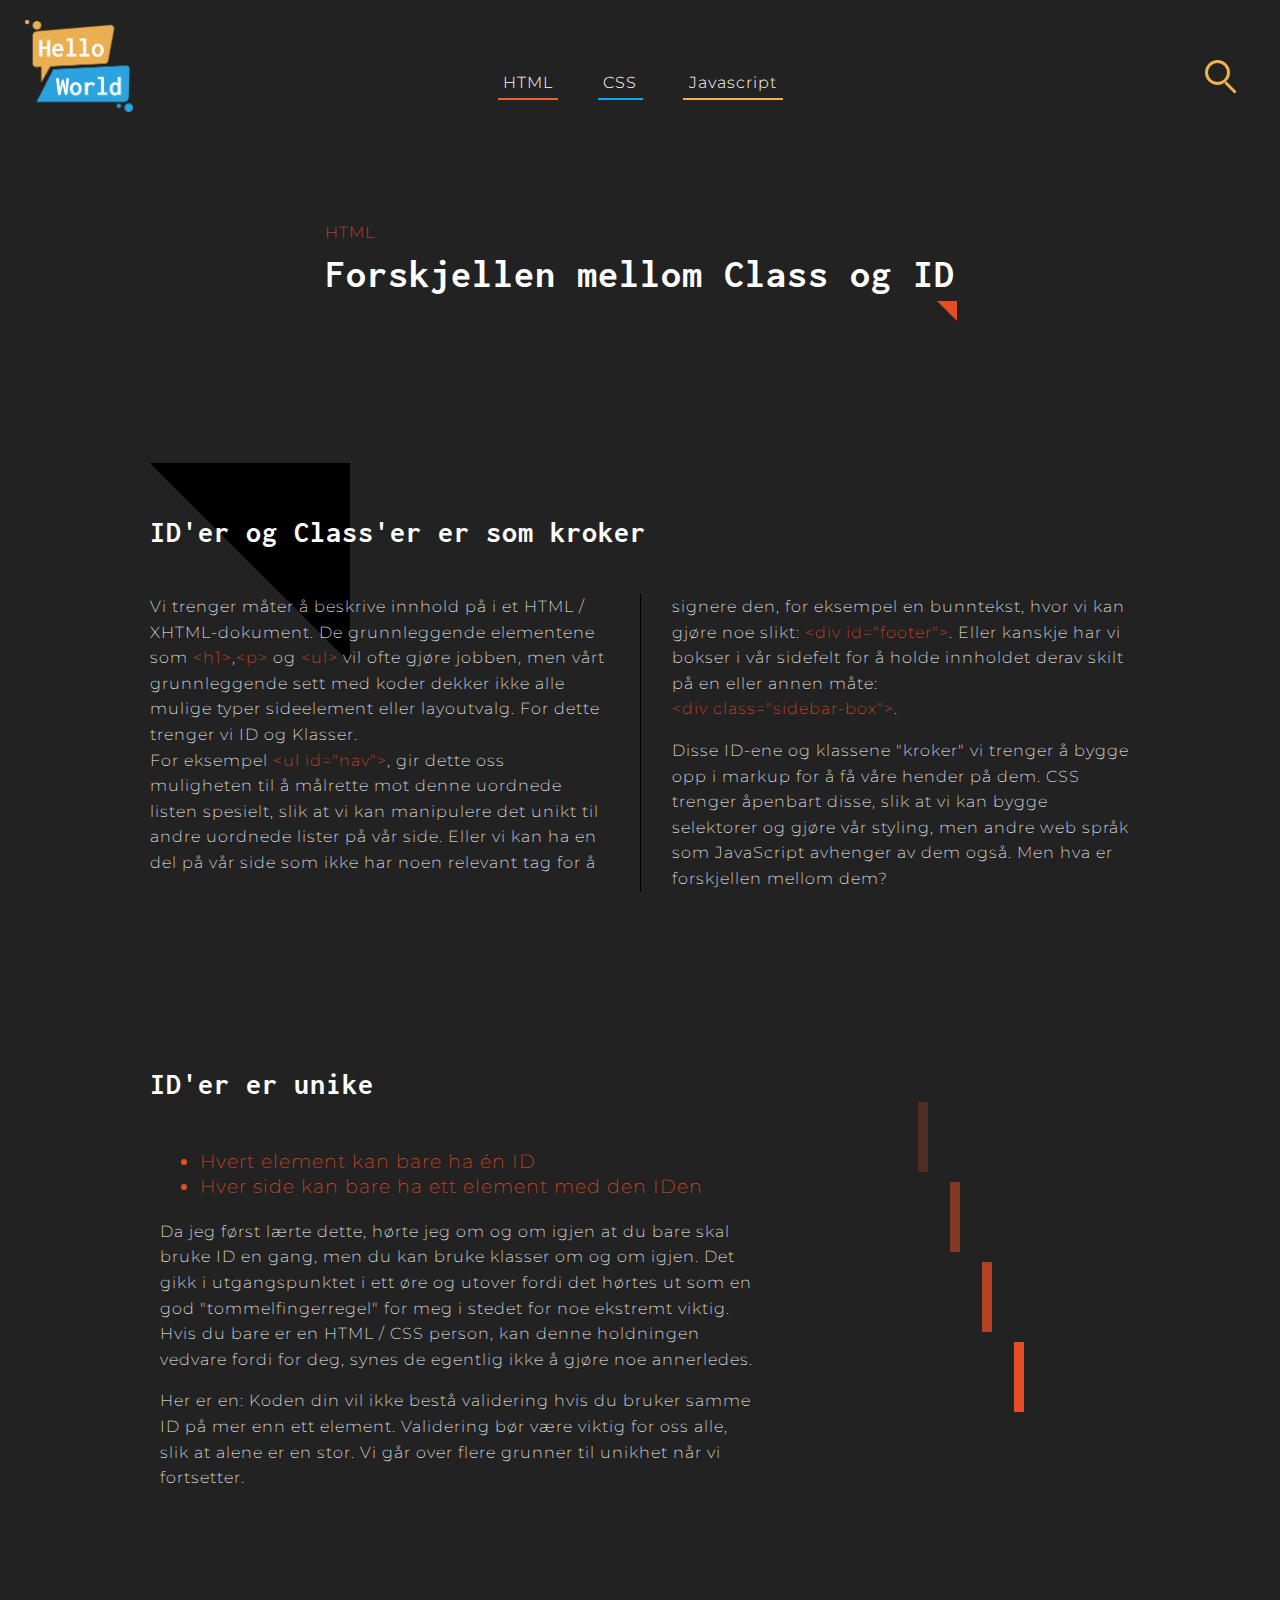
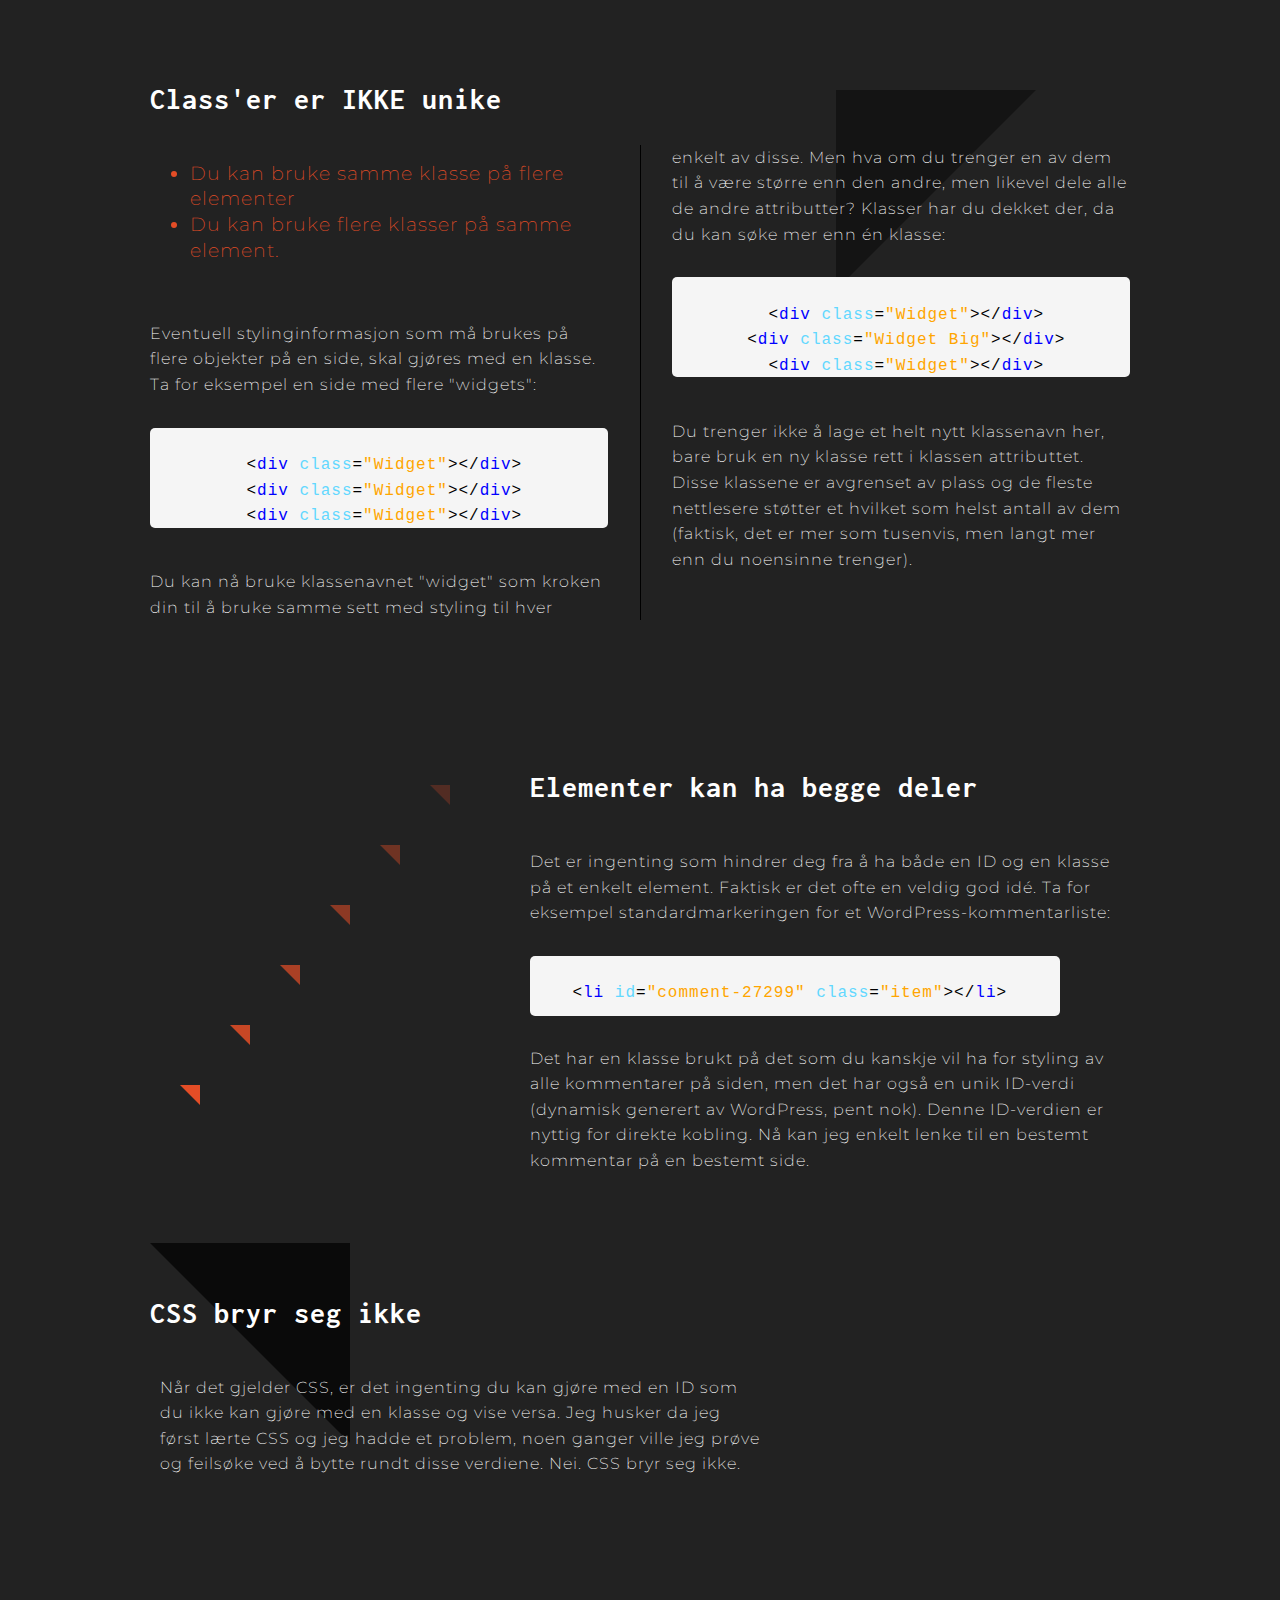
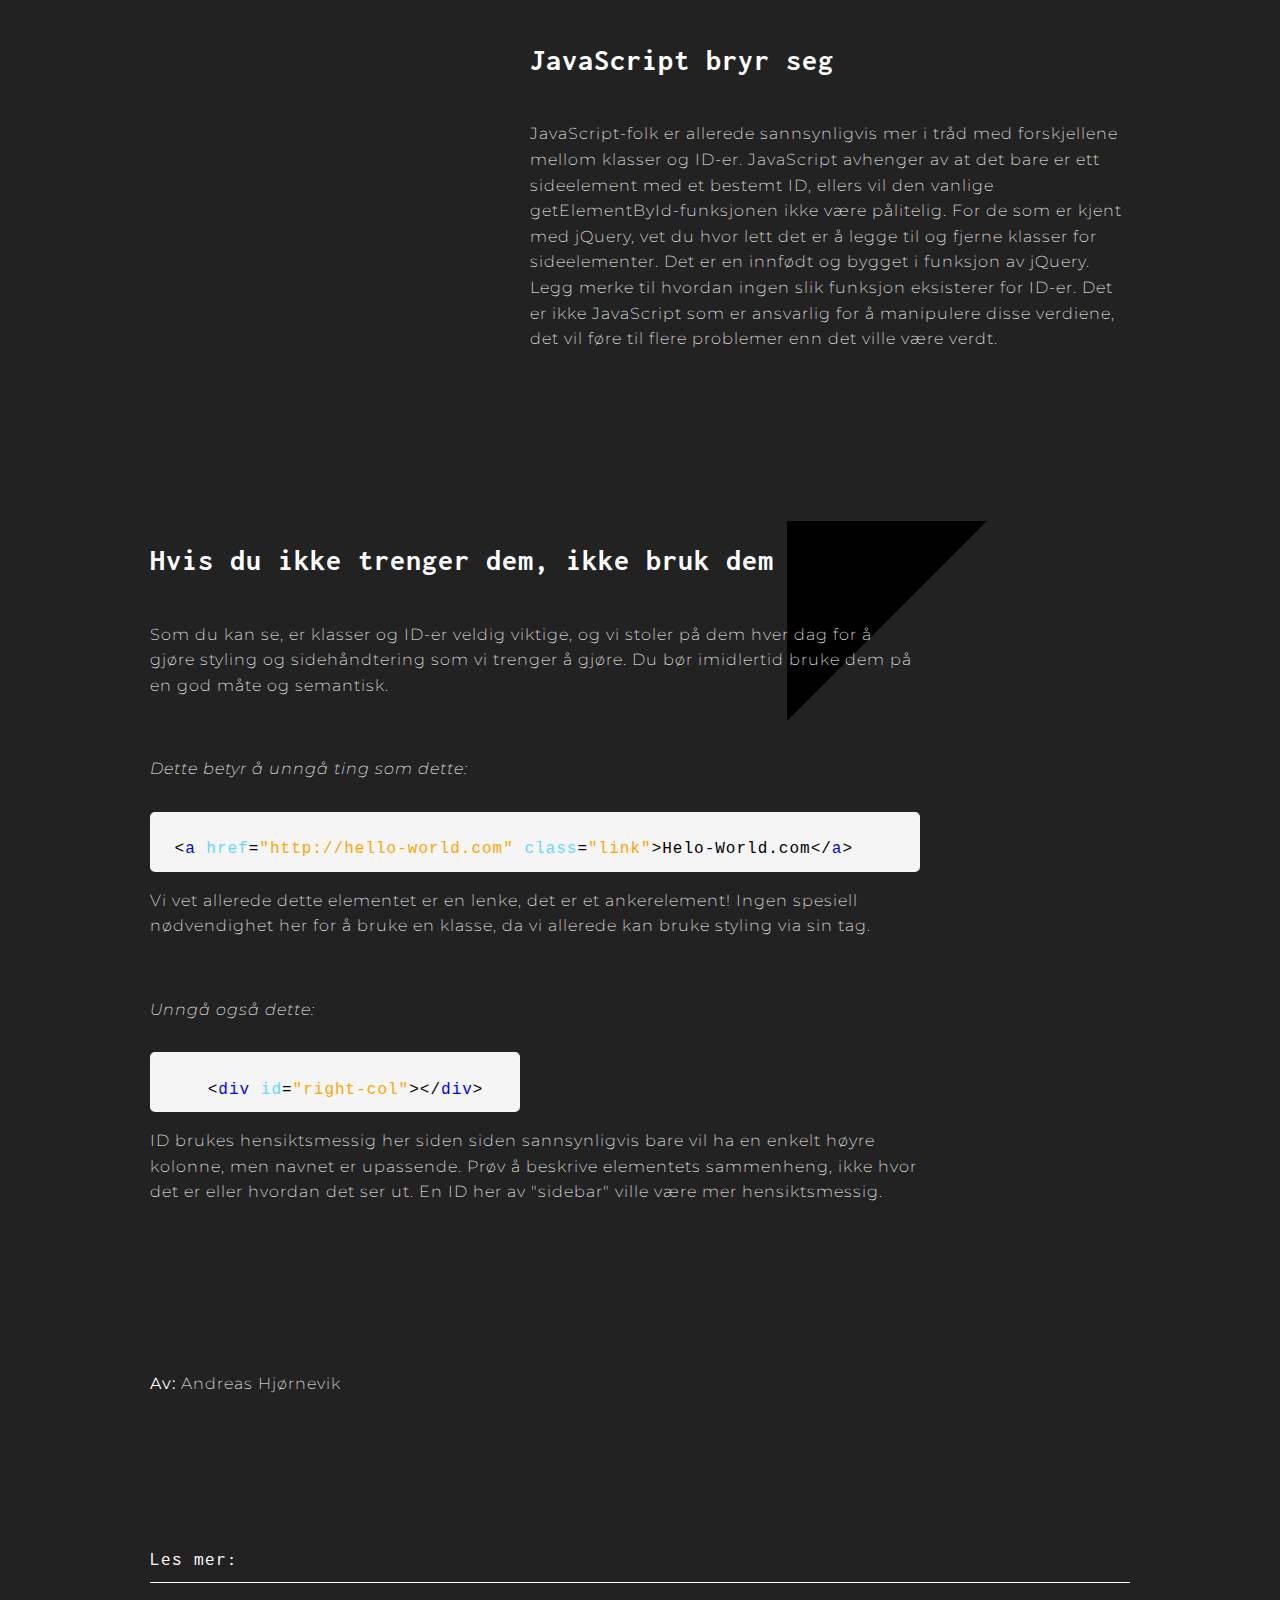
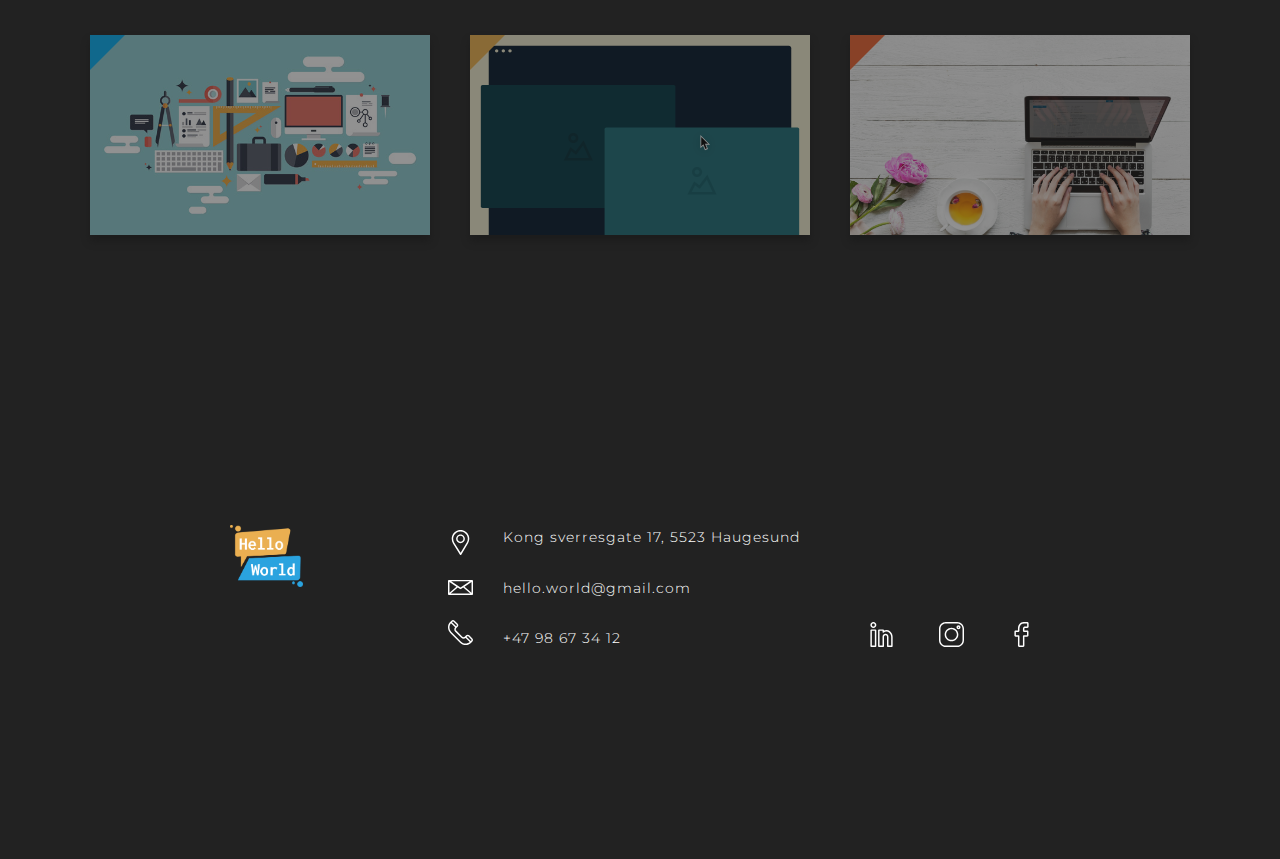
<file: Class&ID/index.html>
<!DOCTYPE html>
<html lang="en">

<head>
    <meta charset="UTF-8">
    <meta name="viewport" content="width=device-width, initial-scale=1.0">
    <meta http-equiv="X-UA-Compatible" content="ie=edge">
    <link rel="stylesheet" type="text/css" href="main.css">
    <link rel="stylesheet" type="text/css" href="footer.css">
    <link href="https://fonts.googleapis.com/css?family=Inconsolata|Montserrat:100,100i,200,200i,300,300i" rel="stylesheet">
    <link rel=“shortcut icon” href=“img/logo/helloworld-logo.png”> <title>Artikkel</title>
</head>

<body>

    <div class="top">
        <div class="logo">
            <a href="../index.html">
                <img src="img/helloworld2x.png" alt="logo">
            </a>
        </div>
        <div class="tag">
            <a class="btn h" href="../Tagsider/html_tag.html">HTML</a>
            <a class="btn c" href="../Tagsider/css_tag.html">CSS</a>
            <a class="btn j" href="../Tagsider/js_tag.html">Javascript</a>
        </div>
        <div class="search">
            <header>
                <input type="text" />
                <div class="close">
                    <span class="front"></span>
                    <span class="back"></span>
                </div>
            </header>
        </div>
    </div>
    <main>

        <div class="over">
            <p>HTML</p>
            <h1>Forskjellen mellom Class og ID</h1>
            <div class="tri1"></div>
        </div>




        <main>
            <section class="hooks">

                <div class="triangle"></div>
                <article>
                    <h2>ID'er og Class'er er som kroker</h2>

                    <main>

                        <p>Vi trenger måter å beskrive innhold på i et HTML / XHTML-dokument. De grunnleggende
                            elementene
                            som<span style="color: rgb(228, 77, 38)"> &lt;h1&gt;</span>,<span style="color: rgb(228, 77, 38)">&lt;p&gt;</span>
                            og <span style="color: rgb(228, 77, 38)">&lt;ul&gt;</span> vil ofte gjøre jobben, men vårt
                            grunnleggende sett med koder dekker ikke alle mulige typer sideelement eller layoutvalg.
                            For
                            dette trenger vi ID og Klasser.<br> For eksempel <span style="color:rgb(228, 77, 38)">&lt;ul
                                id="nav"&gt;</span>, gir dette oss muligheten til å målrette mot denne uordnede listen
                            spesielt, slik at vi kan manipulere det unikt til andre uordnede lister på vår side. Eller
                            vi
                            kan ha en del på vår side som ikke har noen relevant tag for å signere den, for eksempel en
                            bunntekst, hvor vi kan gjøre noe slikt: <span style="color:rgb(228, 77, 38)">&lt;div
                                id="footer"&gt;</span>. Eller kanskje har vi bokser i vår sidefelt for å holde
                            innholdet
                            derav skilt på en eller annen måte:<br> <span style="color: rgb(228, 77, 38)">&lt;div
                                class="sidebar-box"&gt;</span>.</p>

                        <p>Disse ID-ene og klassene "kroker" vi trenger å bygge opp i markup for å få våre hender på
                            dem.
                            CSS trenger åpenbart disse, slik at vi kan bygge selektorer og gjøre vår styling, men andre
                            web
                            språk som JavaScript avhenger av dem også. Men hva er forskjellen mellom dem?</p>

                    </main>
                </article>
            </section>
        </main>

        <br>


        <main>
            <section class="unike">


                <div class="rectangle"></div>
                <div class="rectangle1"></div>
                <div class="rectangle2"></div>
                <div class="rectangle3"></div>

                <article>
                    <h2>ID'er er unike</h2>

                    <main>
                        <ul>
                            <li>Hvert element kan bare ha én ID</li>
                            <li>Hver side kan bare ha ett element med den IDen</li>
                        </ul>

                        <p>Da jeg først lærte dette, hørte jeg om og om igjen at du bare skal bruke ID en gang, men
                            du
                            kan bruke klasser om og om igjen. Det gikk i utgangspunktet i ett øre og utover fordi
                            det
                            hørtes ut som en god "tommelfingerregel" for meg i stedet for noe ekstremt viktig. Hvis
                            du
                            bare er en HTML / CSS person, kan denne holdningen vedvare fordi for deg, synes de
                            egentlig
                            ikke å gjøre noe annerledes. </p>
                        <p> Her er en: Koden din vil ikke bestå validering hvis du bruker samme ID på mer enn ett
                            element. Validering bør være viktig for oss alle, slik at alene er en stor. Vi går over
                            flere grunner til unikhet når vi fortsetter.</p>
                    </main>
                </article>
            </section>
        </main>


        <main>

            <div class="triangle2"></div>
            <section class="ikke">


                <article>
                    <h2>Class'er er IKKE unike</h2>

                    <main>



                        <ul>
                            <li>Du kan bruke samme klasse på flere elementer</li>
                            <li>Du kan bruke flere klasser på samme element.</li>
                        </ul>

                        <br>
                        <p>Eventuell stylinginformasjon som må brukes på flere objekter på en side, skal gjøres
                            med
                            en klasse. Ta for eksempel en side med flere "widgets":</p>

                        <pre><code>
 <<span style="color:blue">div</span><span style="color:rgb(98, 216, 255)"> class</span>=<span style="color:orange">"Widget"</span>><<span style="color:black">/</span><span style="color:blue">div</span>>
 <<span style="color:blue">div</span><span style="color:rgb(98, 216, 255)"> class</span>=<span style="color:orange">"Widget"</span>><<span style="color:black">/</span><span style="color:blue">div</span>>
 <<span style="color:blue">div</span><span style="color:rgb(98, 216, 255)"> class</span>=<span style="color:orange">"Widget"</span>><<span style="color:black">/</span><span style="color:blue">div</span>>
</code></pre>
                        <br>


                        <p>Du kan nå bruke klassenavnet "widget" som kroken din til å bruke samme sett med
                            styling
                            til hver enkelt av disse. Men hva om du trenger en av dem til å være større enn den
                            andre, men likevel dele alle de andre attributter? Klasser har du dekket der, da du
                            kan
                            søke mer enn én klasse:</p>

                        <pre><code>
 <<span style="color:blue">div</span><span style="color:rgb(98, 216, 255)"> class</span>=<span style="color:orange">"Widget"</span>><<span style="color:black">/</span><span style="color:blue">div</span>>
 <<span style="color:blue">div</span><span style="color:rgb(98, 216, 255)"> class</span>=<span style="color:orange">"Widget Big"</span>><<span style="color:black">/</span><span style="color:blue">div</span>>
 <<span style="color:blue">div</span><span style="color:rgb(98, 216, 255)"> class</span>=<span style="color:orange">"Widget"</span>><<span style="color:black">/</span><span style="color:blue">div</span>>
</code></pre>

                        <br>

                        <p>Du trenger ikke å lage et helt nytt klassenavn her, bare bruk en ny klasse rett i
                            klassen attributtet. Disse klassene er avgrenset av plass og de fleste nettlesere
                            støtter et hvilket som helst antall av dem (faktisk, det er mer som tusenvis, men
                            langt
                            mer enn du noensinne trenger).</p>
                    </main>
                </article>
            </section>
        </main>




        <main>
            <section class="begge">

                <div class="trian"></div>
                <div class="trian1"></div>
                <div class="trian2"></div>
                <div class="trian3"></div>
                <div class="trian4"></div>
                <div class="trian5"></div>


                <article>
                    <h2>Elementer kan ha begge deler</h2>

                    <main>
                        <p>Det er ingenting som hindrer deg fra å ha både en ID og en klasse på et enkelt
                            element. Faktisk er det ofte en veldig god idé. Ta for eksempel
                            standardmarkeringen
                            for et WordPress-kommentarliste:</p>
                        <pre><code>
    <<span style="color:blue">li</span><span style="color:rgb(98, 216, 255)"> id</span>=<span style="color:orange">"comment-27299"</span><span style="color:rgb(98, 216, 255)"> class</span>=<span style="color:orange">"item"</span>><<span style="color:black">/</span><span style="color:blue">li</span>>      
                                                                </code></pre>
                        <p>Det har en klasse brukt på det som du kanskje vil ha for styling av alle
                            kommentarer
                            på siden, men det har også en unik ID-verdi (dynamisk generert av WordPress,
                            pent
                            nok). Denne ID-verdien er nyttig for direkte kobling. Nå kan jeg enkelt lenke
                            til
                            en bestemt kommentar på en bestemt side.</p>


                    </main>
                </article>
            </section>
        </main>



        <main>

            <div class="triangle3"></div>
            <section class="dontcare">


                <article>
                    <h2>CSS bryr seg ikke</h2>

                    <main>
                        <p>Når det gjelder CSS, er det ingenting du kan gjøre med en ID som du ikke kan
                            gjøre med en klasse og vise versa. Jeg husker da jeg først lærte CSS og jeg
                            hadde et problem, noen ganger ville jeg prøve og feilsøke ved å bytte rundt
                            disse verdiene. Nei. CSS bryr seg ikke.</p>


                    </main>
                </article>
            </section>
        </main>



        <main>
            <section class="care">


                <article>
                    <h2>JavaScript bryr seg</h2>

                    <main>
                        <p>JavaScript-folk er allerede sannsynligvis mer i tråd med forskjellene
                            mellom
                            klasser og ID-er. JavaScript avhenger av at det bare er ett sideelement
                            med
                            et bestemt ID, ellers vil den vanlige getElementById-funksjonen ikke
                            være
                            pålitelig. For de som er kjent med jQuery, vet du hvor lett det er å
                            legge
                            til og fjerne klasser for sideelementer. Det er en innfødt og bygget i
                            funksjon av jQuery. Legg merke til hvordan ingen slik funksjon
                            eksisterer
                            for ID-er. Det er ikke JavaScript som er ansvarlig for å manipulere
                            disse
                            verdiene, det vil føre til flere problemer enn det ville være verdt.</p>

                    </main>
                </article>
            </section>
        </main>


        <main>

            <div class="triangle4"></div>
            <section class="dont">


                <article>
                    <h2>Hvis du ikke trenger dem, ikke bruk dem</h2>

                    <main>
                        <p> Som du kan se, er klasser og ID-er veldig viktige, og vi stoler på
                            dem
                            hver dag for å gjøre styling og sidehåndtering som vi trenger å
                            gjøre.
                            Du bør imidlertid bruke dem på en god måte og semantisk.</p>
                        <br>
                        <p class="block">Dette betyr å unngå ting som dette:</p>

                        <pre><code>
  <<span style="color:blue">a</span><span style="color:rgb(98, 216, 255)"> href</span>=<span style="color:orange">"http://hello-world.com"</span><span style="color:rgb(98, 216, 255)"> class</span>=<span style="color:orange">"link"</span>>Helo-World.com<<span style="color:black">/</span><span style="color:blue">a</span>>      
</code></pre>

                        <p> Vi vet allerede dette elementet er en lenke, det er et
                            ankerelement!
                            Ingen spesiell nødvendighet her for å bruke en klasse, da vi
                            allerede
                            kan bruke styling via sin tag.</p>
                        <br>
                        <p class="block">Unngå også dette:</p>
                        <div class="pre2">
                            <pre>
    <code>
  <<span style="color:blue">div</span><span style="color:rgb(98, 216, 255)"> id</span>=<span style="color:orange">"right-col"</span>><<span style="color:black">/</span><span style="color:blue">div</span>>
    </code>
</pre>
                        </div>
                        <p>ID brukes hensiktsmessig her siden siden sannsynligvis bare vil ha
                            en
                            enkelt høyre kolonne, men navnet er upassende. Prøv å beskrive
                            elementets sammenheng, ikke hvor det er eller hvordan det ser ut.
                            En ID
                            her av "sidebar" ville være mer hensiktsmessig.</p>

                    </main>
                </article>
                <p><strong>Av:</strong> Andreas Hjørnevik</p>
            </section>
        </main>
    </main>

    <h2 id="lesmer">Les mer:</h2>
    <div class="wrapper1">
        <a href="#">
            <div class="artikkel a1">
                <div class="corner marker_css"></div>
                <p>Jquery Tutorial</p>
            </div>
        </a>
        <a href="#">
            <div class="artikkel a2">
                <div class="corner marker_js"></div>
                <p>CSS Parallax</p>
            </div>
        </a>

        <a href="#">
            <div class="artikkel a3">
                <div class="corner marker_html"></div>
                <p>Hva er nytt i HTML 5?</p>
            </div>
        </a>
    </div>

    <div class="wrapper">
        <div class="footer">
            <div class="logo liten">
                <img src="img/helloworld2x.png" alt="logo" style="
                margin-top: 50px;
            ">
            </div>
            <div class="icons">
                <img src="icons/placeholder.svg" alt="place">
                <img src="icons/email.svg" alt="email">
                <img src="icons/telephone.svg" alt="phone">
                <p>Kong sverresgate 17, 5523 Haugesund</p>
                <p>hello.world@gmail.com</p>
                <p>+47 98 67 34 12</p>
                <div class="some">
                    <img src="icons/linkedin.svg" alt="linkedin" style="
                    margin-bottom: 60px;
                    margin-top: 0px;
                ">
                    <img src="icons/instagram.svg" alt="insta" style="
                    margin-bottom: 60px;
                    margin-top: 0px;
                ">
                    <img src="icons/facebook.svg" alt="face" style="
                    margin-bottom: 60px;
                    margin-top: 0px;
                ">
                </div>
            </div>
        </div>
    </div>

</body>

</html>
</file>
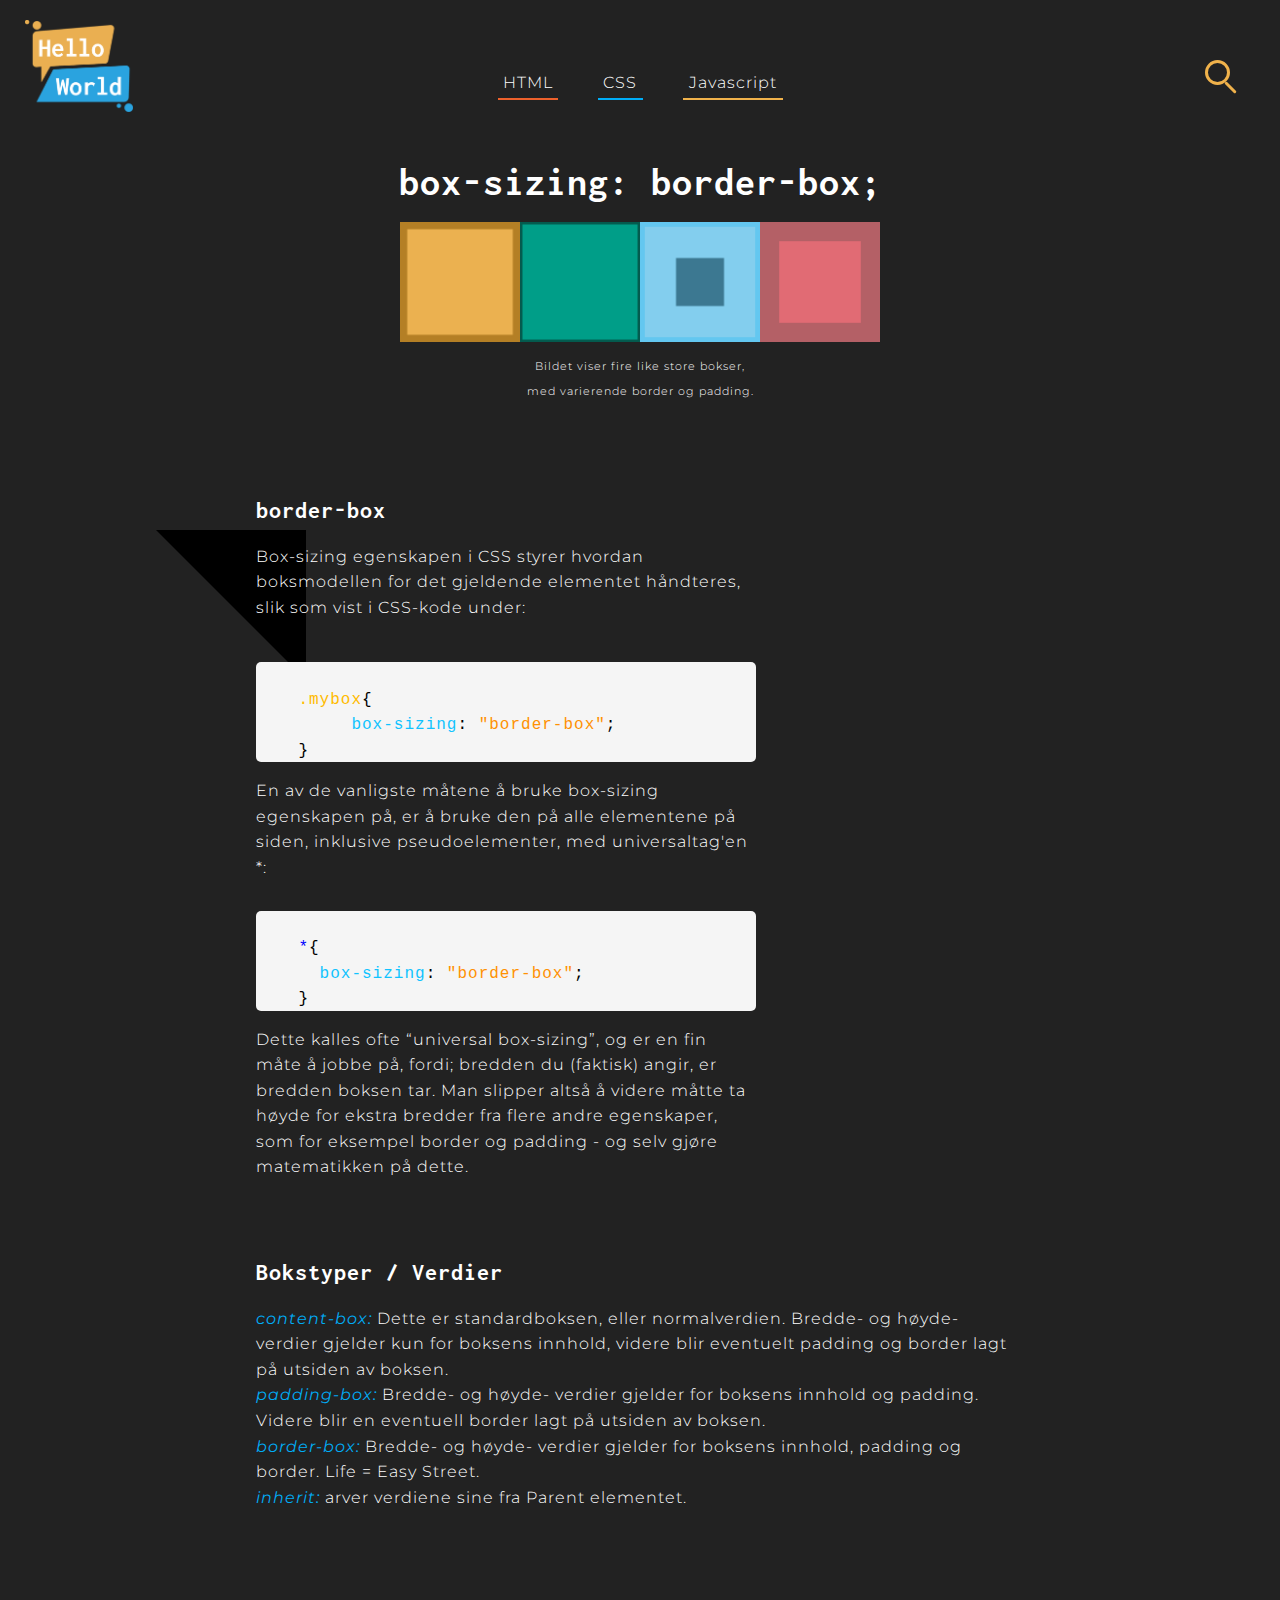
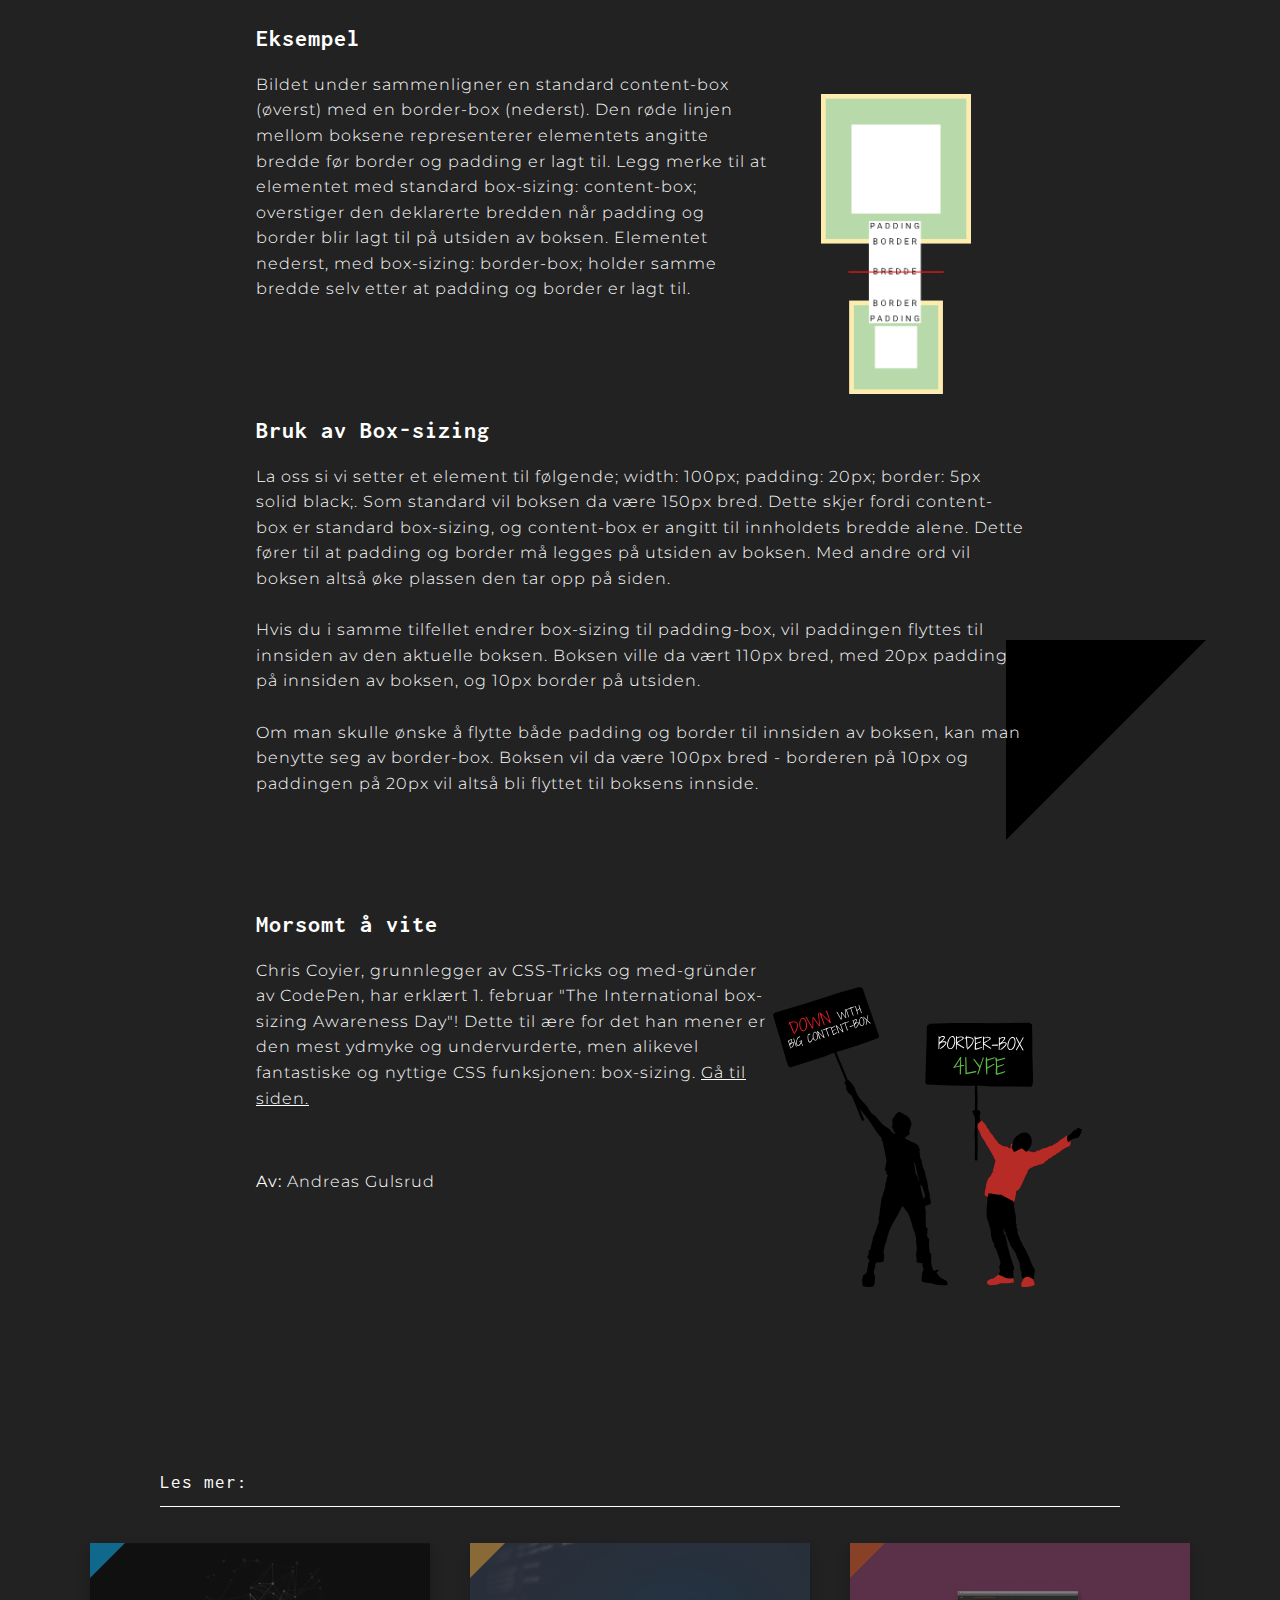
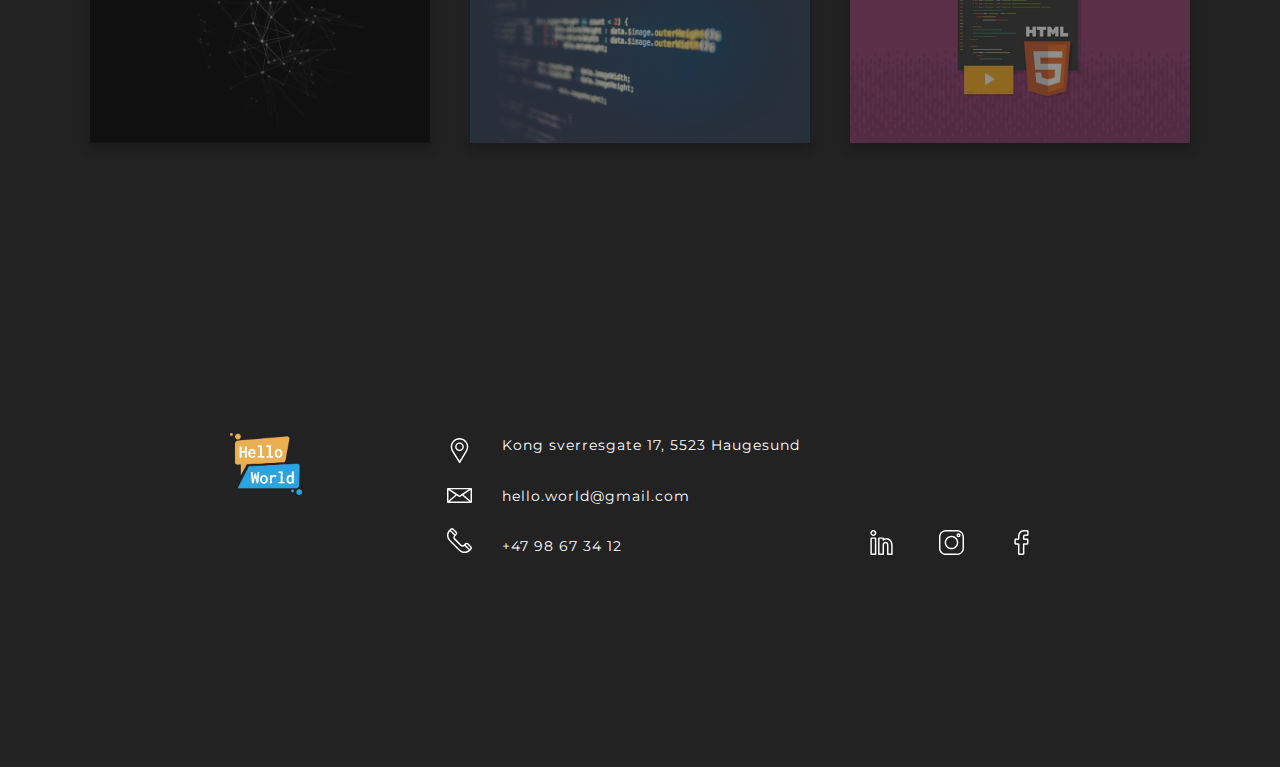
<file: Bokssizing/boxsizing.html>
<!DOCTYPE html>
<html lang="en">

<head>
    <meta charset="UTF-8">
    <meta name="viewport" content="width=device-width, initial-scale=1.0">
    <meta http-equiv="X-UA-Compatible" content="ie=edge">
    <link rel="stylesheet" href="boxsizing.css">
    <link rel="stylesheet" type="text/css" href="footer.css">
    <link rel="stylesheet" href="normalize.css">
    <link rel="shortcut icon" href="img/helloworld2.png" />
    <link href="https://fonts.googleapis.com/css?family=Montserrat:200,200i,300,400,400i,700,700i" rel="stylesheet">
    <link href="https://fonts.googleapis.com/css?family=Inconsolata" rel="stylesheet">
    <link rel=“shortcut icon” href=“img/logo/helloworld-logo.png” />
    <title>Box-Sizing | Hello World</title>
</head>

<body>
    <div class="top">
        <div class="logo">
            <a href="../index.html">
                <img src="img/HelloWorld2.png" alt="logo">
            </a>
        </div>
        <div class="tag">
            <a class="btn h" href="../Tagsider/html_tag.html">HTML</a>
            <a class="btn c" href="../Tagsider/css_tag.html">CSS</a>
            <a class="btn j" href="../Tagsider/js_tag.html">Javascript</a>
        </div>
        <div class="search">
            <header>
                <input type="text" />
                <div class="close">
                    <span class="front"></span>
                    <span class="back"></span>
                </div>
            </header>
        </div>
    </div>
</body>

</html>
<!--   ARTICLE     -->
<main>
    <section class="article">
        <article>
            <h1>box-sizing: border-box;</h1>
            <div class="fourboxes">
                <img src="img/fourboxess.png" alt="Same size boxes with different border and padding" height=120px>
            </div>
            <p class="bildetekst">Bildet viser fire like store bokser, <br>med varierende border og padding.</p>
            <br>

            <div class="firstsection">
                <h2>border-box</h2>
                <p>Box-sizing egenskapen i CSS styrer hvordan boksmodellen for det gjeldende elementet håndteres, slik
                    som vist i CSS-kode under:</p>
                <div class="ttr"></div>
                <!--<div class="square"></div>-->
                <!--<div class="square a"></div>-->
                <!--<img src="img/mybox.png" alt="CSS codes showing a selected box" height=125px;>-->

                <!--<div class="square b"></div>-->
                <pre class="preone"><code>
    <span style="color:rgb(255, 187, 0)">.mybox</span><span style="color:rgb(0, 0, 0)">{</span>
    <span style="color:rgb(16, 195, 255)">     box-sizing</span>: <span style="color:rgb(255, 145, 2)">"border-box"</span>;
    <span style="color:rgb(0, 0, 0)">}</span>
</code></pre>

                <p>En av de vanligste måtene å bruke box-sizing egenskapen på, er å bruke den på alle elementene på
                    siden, inklusive pseudoelementer, med universaltag'en *:</p>

                <pre><code>
    <span style="color:blue">*</span><span style="color:rgb(0, 0, 0)">{</span>
    <span style="color:rgb(16, 195, 255)">  box-sizing</span>: <span style="color:rgb(255, 145, 2)">"border-box"</span>;
    <span style="color:rgb(0, 0, 0)">}</span>
</code></pre>

                <!--<img src="img/unibox.png" alt="CSS codes showing all selected boxes" height=110px;>-->
                <p>Dette kalles ofte “universal box-sizing”, og er en fin måte å jobbe på, fordi; bredden du (faktisk)
                    angir, er bredden boksen tar. Man slipper altså å videre måtte ta høyde for ekstra bredder fra
                    flere andre egenskaper, som for eksempel border og padding - og selv gjøre matematikken på dette.</p>
            </div>

            <div class="secondsection">
                <h2>Bokstyper / Verdier</h2>
                <p><span id="italic">content-box:</span> Dette er standardboksen, eller normalverdien. Bredde- og
                    høyde- verdier gjelder kun for boksens innhold, videre blir eventuelt padding og border lagt på
                    utsiden av boksen.<br>
                    <span id="italic">padding-box:</span> Bredde- og høyde- verdier gjelder for boksens innhold og
                    padding. Videre blir en eventuell border lagt på utsiden av boksen.<br>
                    <span id="italic">border-box:</span> Bredde- og høyde- verdier gjelder for boksens innhold, padding
                    og border. Life = Easy Street.<br>
                    <span id="italic">inherit:</span> arver verdiene sine fra Parent elementet.</p>
            </div>

            <div class="thirdsection">
                <h2>Eksempel</h2>
                <p>Bildet under sammenligner en standard content-box (øverst) med en border-box (nederst).
                    Den røde linjen mellom boksene representerer elementets angitte bredde før border og padding er
                    lagt til. Legg merke til at elementet med standard box-sizing: content-box; overstiger den
                    deklarerte bredden når padding og border blir lagt til på utsiden av boksen. Elementet nederst, med
                    box-sizing: border-box; holder samme bredde selv etter at padding og border er lagt til.</p>
                <!--<div class="square c"></div>-->
            </div>
            <img class="boxsize" src="img/boxsizing.png" alt="two boxes demonstrating default box and border box"
                height=300px;>

            <div class="fourthsection">
                <h2>Bruk av Box-sizing</h2>
                <p>La oss si vi setter et element til følgende; width: 100px; padding: 20px; border: 5px solid black;.
                    Som standard vil boksen da være 150px bred. Dette skjer fordi content-box er standard box-sizing,
                    og content-box er angitt til innholdets bredde alene. Dette fører til at padding og border må
                    legges på utsiden av boksen. Med andre ord vil boksen altså øke plassen den tar opp på siden.
                    <br><br>Hvis du i samme tilfellet endrer box-sizing til padding-box, vil paddingen flyttes til
                    innsiden av den aktuelle boksen. Boksen ville da vært 110px bred, med 20px padding på innsiden av
                    boksen, og 10px border på utsiden.
                    <br><br>Om man skulle ønske å flytte både padding og border til innsiden av boksen, kan man benytte
                    seg av border-box. Boksen vil da være 100px bred - borderen på 10px og paddingen på 20px vil altså
                    bli flyttet til boksens innside.</p>
                <!--<div class="square d"></div>-->
            </div>

            <div class="fifthsection">
                <h2>Morsomt å vite</h2>
                <p>Chris Coyier, grunnlegger av CSS-Tricks og med-gründer av CodePen, har erklært 1. februar "The
                    International box-sizing Awareness Day"! Dette til ære for det han mener er den mest ydmyke og
                    undervurderte, men alikevel fantastiske og nyttige CSS funksjonen: box-sizing. <a class="tilsiden"
                        href="https://css-tricks.com/international-box-sizing-awareness-day/">Gå til siden.</a></p>
                <div class="btr"></div>
                <p><strong>Av:</strong> Andreas Gulsrud</p>
            </div>
            <img class="protest" src="img/box-protest.svg" alt="Humoristic picture of a pro border-box protest" height=300px;>

            <!-- ARTICLE SLIDES -->
            <h2 id="lesmer">Les mer:</h2>
            <div class="artwrapper">
                <a href="#">
                    <div class="artikkel a1">
                        <div class="corner marker_css"></div>
                        <p>CSS Parallax</p>
                    </div>
                </a>
                <a href="#">
                    <div class="artikkel a2">
                        <div class="corner marker_js"></div>
                        <p>Jquery Tutorial</p>
                    </div>
                </a>
                <a href="#">
                    <div class="artikkel a3">
                        <div class="corner marker_html"></div>
                        <p>Hva er HTML 5?</p>
                    </div>
                </a>
            </div>

            <!-- FOOTER -->
            <div class="foowrapper">
                <div class="footer">
                    <div class="logo liten">
                        <img src="img/HelloWorld2.png" alt="logo" style="
                        margin-top: 50px;
                    ">
                    </div>
                    <div class="icons">
                        <img src="icons/placeholder.svg" alt="place">
                        <img src="icons/email.svg" alt="email">
                        <img src="icons/telephone.svg" alt="phone">
                        <p>Kong sverresgate 17, 5523 Haugesund</p>
                        <p>hello.world@gmail.com</p>
                        <p>+47 98 67 34 12</p>
                        <div class="some">
                            <img src="icons/linkedin.svg" alt="linkedin" style="
                            margin-bottom: 60px;
                            margin-top: 0px;
                        ">
                            <img src="icons/instagram.svg" alt="insta" style="
                            margin-bottom: 60px;
                            margin-top: 0px;
                        ">
                            <img src="icons/facebook.svg" alt="face" style="
                            margin-bottom: 60px;
                            margin-top: 0px;
                        ">
                        </div>
                    </div>
                </div>
            </div>
        </article>
    </section>
</main>
</body>

</html>
</file>
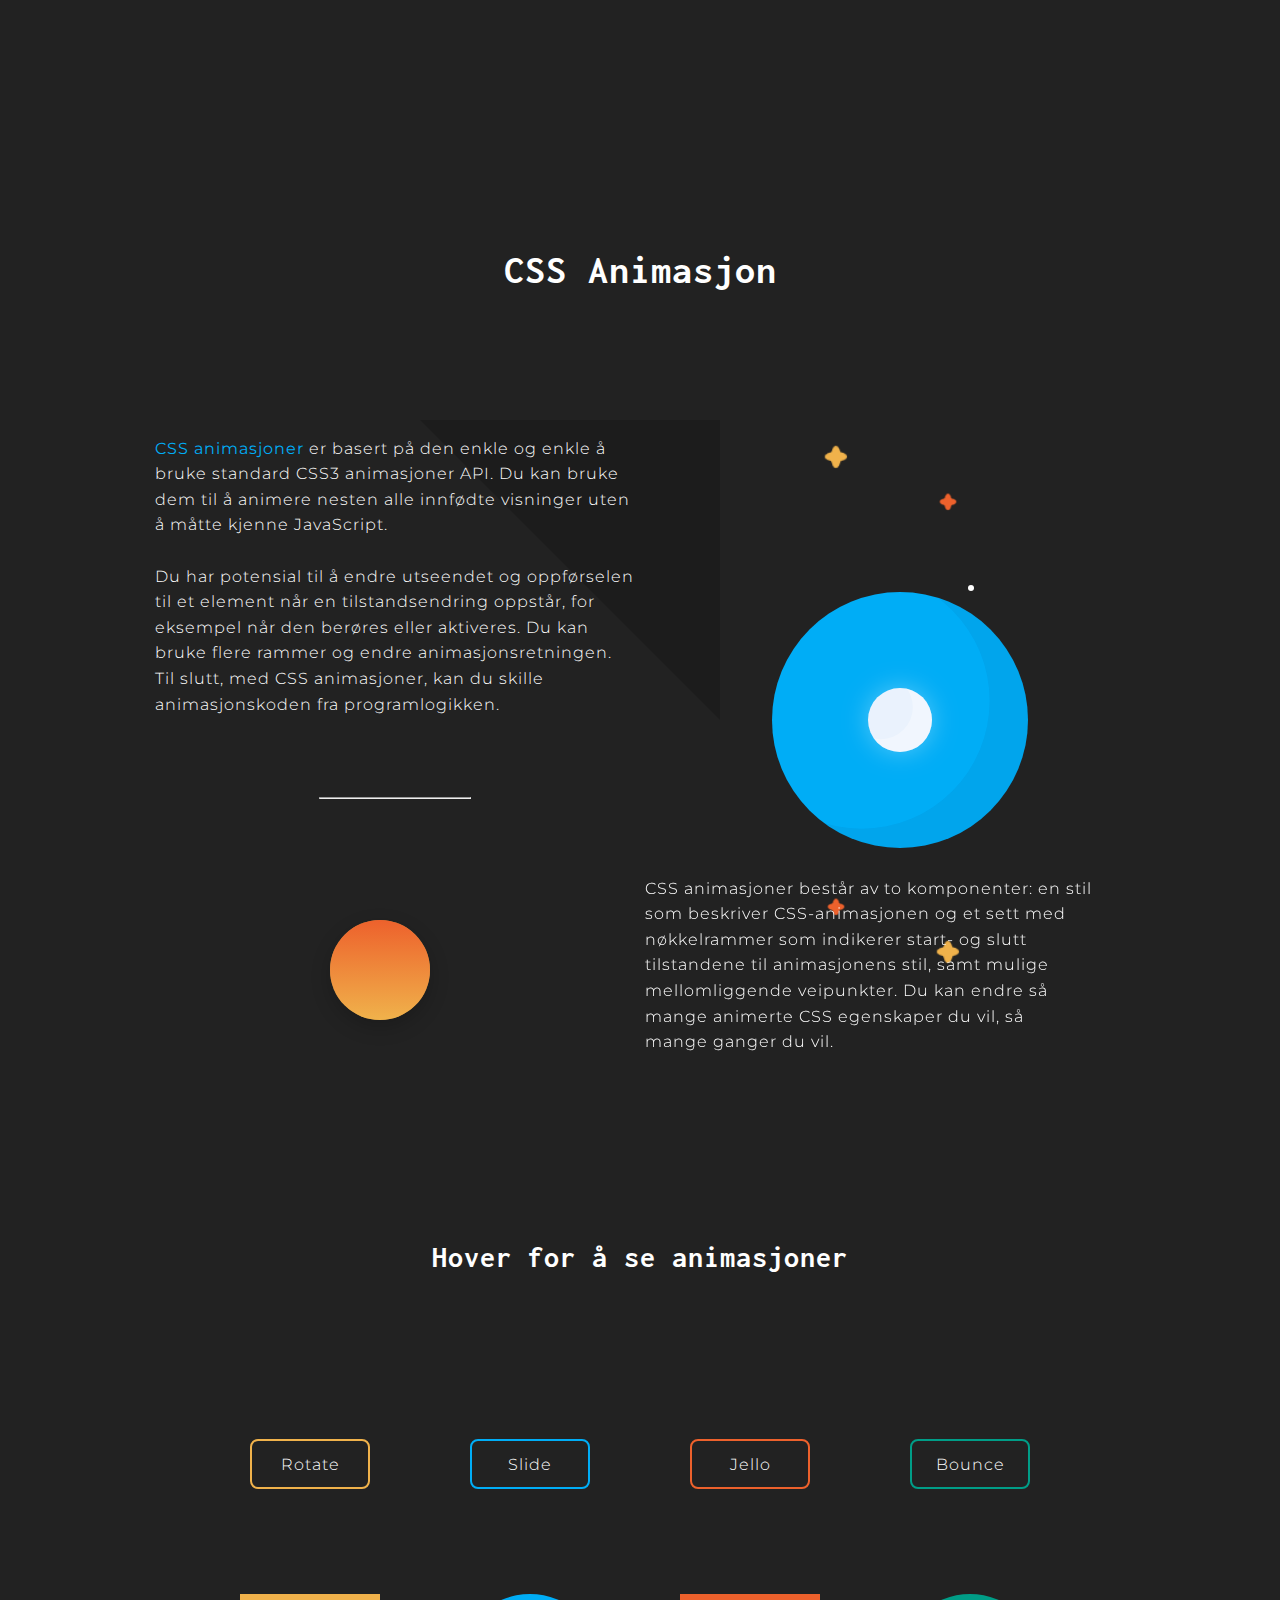
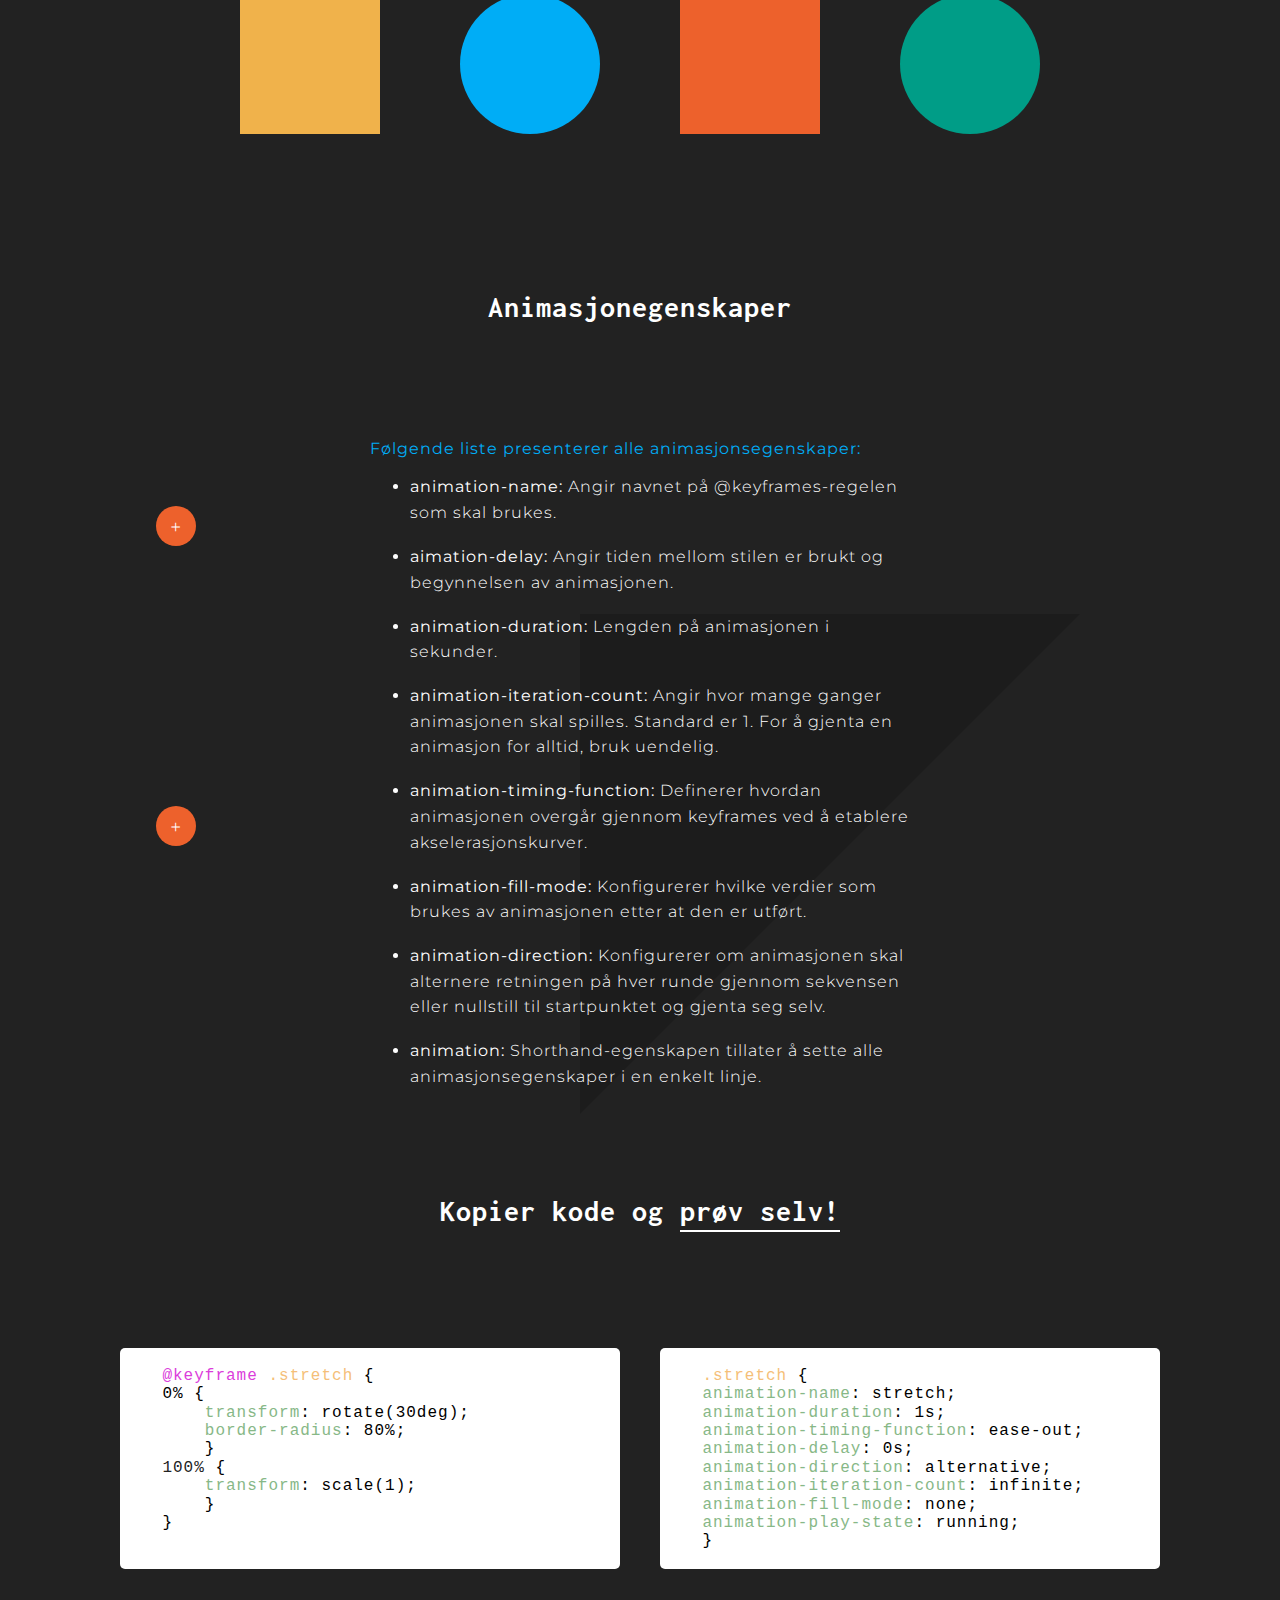
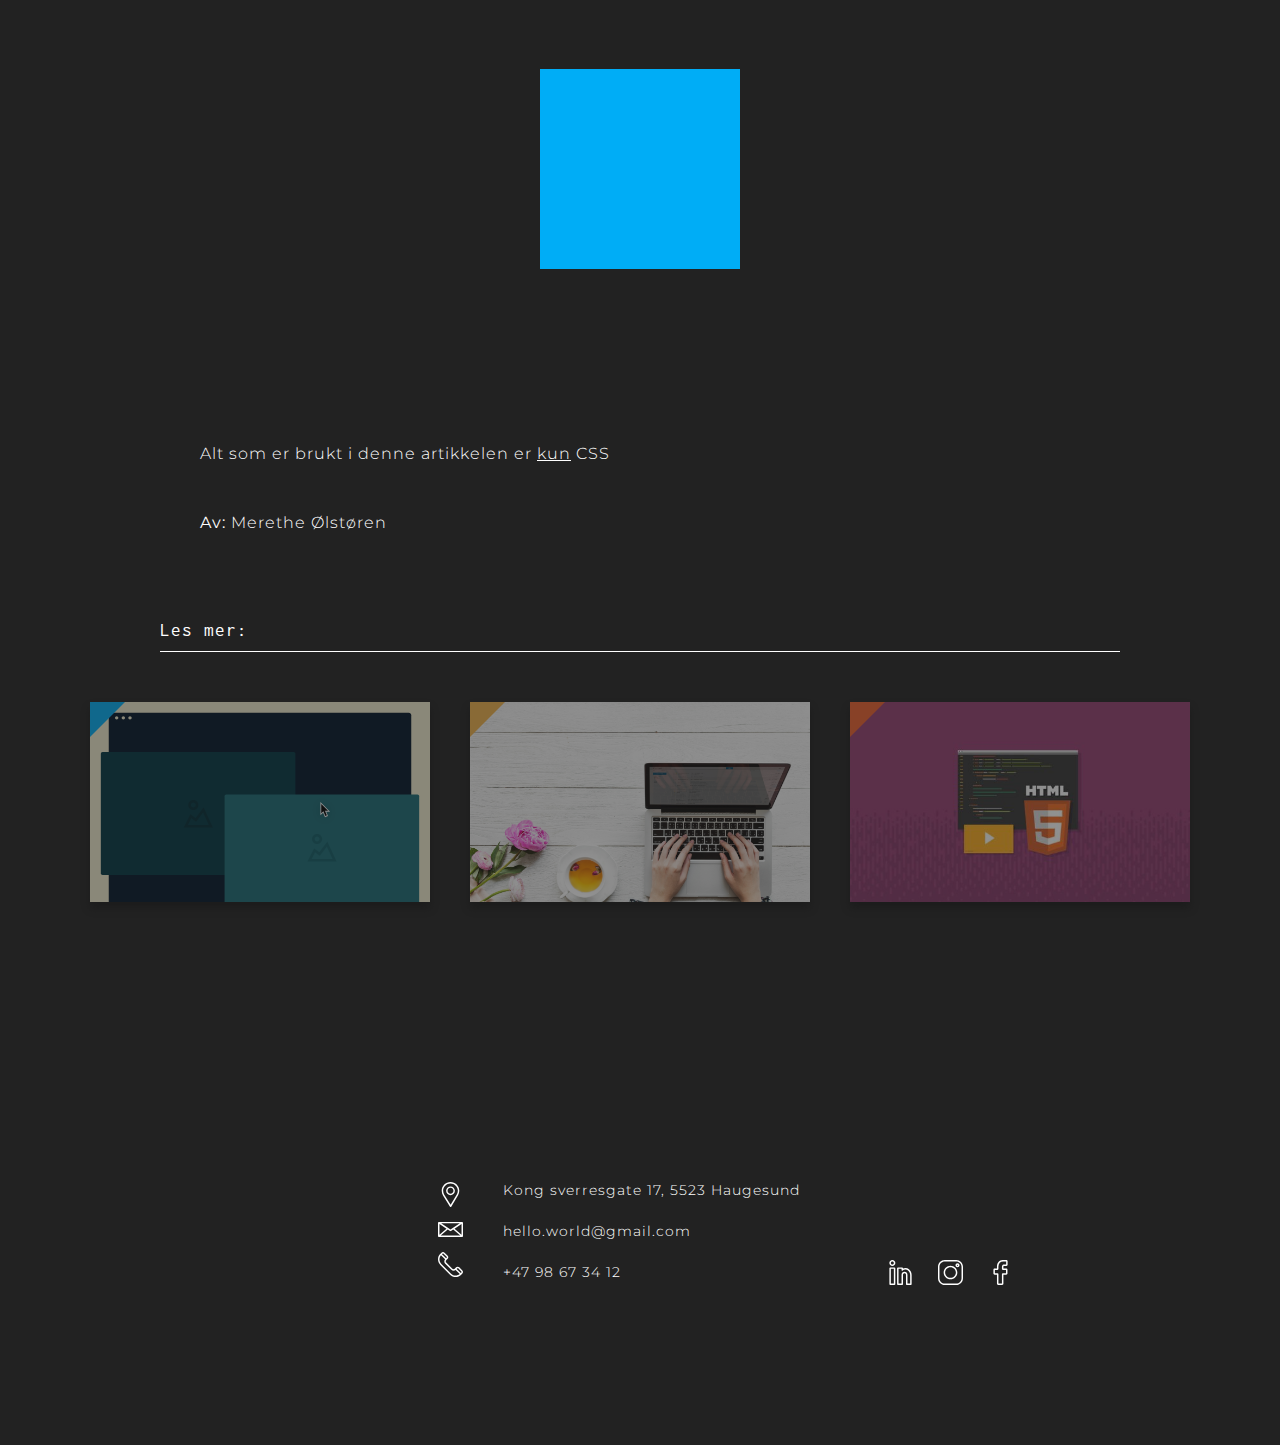
<file: CSSanimasjon/animation.html>
<!DOCTYPE html>
<html lang="en">

<head>
    <meta charset="utf-8">
    <meta name="viewport" content="width=device-width, initial-scale=1.0">
    <title>CSS Animasjon</title>
    <link rel="stylesheet" href="css/normalize.css">
    <link rel="stylesheet" href="css/animation.css">
    <link rel="stylesheet" type="text/css" href="css/footer.css">
    <link rel="stylesheet" type="text/css" href="css/menu.css">
    <link rel="stylesheet" type="text/css" href="css/orbit.css">
    <link rel="stylesheet" type="text/css" href="css/pulse.css">
    <link rel="stylesheet" type="text/css" href="css/hover-box.css">
    <link rel="stylesheet" type="text/css" href="css/popup.css">
    <link rel="shortcut icon" href="images/helloworld2x.png" />
    <link href="https://fonts.googleapis.com/css?family=Inconsolata:400,700" rel="stylesheet">
    <link href="https://fonts.googleapis.com/css?family=Montserrat:300,400,700" rel="stylesheet">
</head>

<body>
    <div class="top">
        <div class="logo">
            <a href="../index.html">
                <img src="images/helloworld2x.png" alt="logo">
            </a>
        </div>
        <div class="tag">
            <a class="btn h" href="../Tagsider/html_tag.html">HTML</a>
            <a class="btn c" href="../Tagsider/css_tag.html">CSS</a>
            <a class="btn j" href="../Tagsider/js_tag.html">Javascript</a>
        </div>
        <div class="search">
            <header>
                <input type="text" />
                <div class="close">
                    <span class="front"></span>
                    <span class="back"></span>
                </div>
            </header>
        </div>
    </div>

    <h1>CSS Animasjon</h1>
    <div class="wrapper">
        <div class="text">
            <div class="triangle small"></div>
            <p><strong style="color:#00adf6">CSS animasjoner</strong> er basert på den enkle og enkle å bruke standard
                CSS3 animasjoner API.
                Du kan bruke dem til å animere nesten alle innfødte visninger uten å måtte kjenne JavaScript.<br><br>
                Du har potensial til å endre utseendet og oppførselen til et element når en tilstandsendring oppstår,
                for eksempel når den berøres eller aktiveres. Du kan bruke flere rammer og endre animasjonsretningen.
                <br>Til slutt, med CSS animasjoner, kan du skille animasjonskoden fra programlogikken.</p>
            <hr>
        </div>
    <div class="animation">
        <figure class="system">
            <span class="planet"></span>
            <span class="moon"></span>

            <span class="star star--yellow star--1"></span>
            <span class="star star--2"></span>
            <span class="star star--orange star--3"></span>
            <span class="star star--round star--4"></span>

            <span class="star star--orange star--5"></span>
            <span class="star star--round star--6"></span>
            <span class="star star--yellow star--7"></span>
        </figure>
    </div>

    <div class="animation">
        <div class="parent">
            <div class="sun"> </div>
        </div>
    </div>
    <div class="text second">
        <p>CSS animasjoner består av to komponenter: en stil som beskriver CSS-animasjonen og et sett med
            nøkkelrammer som indikerer start- og slutt tilstandene til animasjonens stil, samt mulige
            mellomliggende veipunkter.
            Du kan endre så<br> mange animerte CSS egenskaper du vil, så<br> mange ganger du vil.</p>
    </div>

    <div class="click">
        <h2 class="hover">Hover for å se animasjoner</h2>
        <a class="button yellow" id="btnRotate">Rotate
            <!-- <input type="checkbox" id="check">
        <label for="check" id="btnRotate">
        </label> -->
        </a>
        <a class="button blue" id="btnSlide">Slide</a>
        <a class="button orange" id="btnJello">Jello</a>
        <a class="button green" id="btnBounce">Bounce</a>
        <div class="ani-box" id="rotate"></div>
        <div class="ani-box" id="slide"></div>
        <div class="ani-box" id="jello"></div>
        <div class="ani-box" id="bounce"></div>
    </div>


    <div class="knapp-popup">
        <input type="checkbox" id="cb">
        <label for="cb" id="btnPopup">
            <div>+</div>
        </label>

        <div id="popup1" class="overlay">
            <div class="popup">
                <input type="checkbox" id="cb">
                <label for="cb" class="close">
                    <div>X</div>
                </label>
                <div class="content">
                    <p>En CSS-animasjon er definert ved å bruke
                        animasjonsegenskapen og dens underegenskaper.
                        Disse inkluderer timing, varighet, forsinkelse og
                        andre animasjonsegenskaper. Det faktiske animasjonsutseendet
                        er definert med <strong style="color:rgb(219, 62, 219);">@keyframes</strong>-regelen.
                    </p>
                </div>
            </div>
        </div>
    </div>

    <div class="knapp-popup ease">
        <input type="checkbox" id="cb2">
        <label for="cb2" id="btnPopup">
            <div>+</div>
        </label>

        <div id="popup2" class="overlay-to">
            <div class="popup">
                <input type="checkbox" id="cb2">
                <label for="cb2" class="close">
                    <div>X</div>
                </label>
                <div class="content">
                    <p> Egenskapen animasjon-timing-function angir hastighetskurven for animasjonen.<br><strong
                            style="color:#00adf6">Det kan ha en av følgende verdier:</strong><br>
                        <u>ease:</u> Angir en animasjon med en sakte start, deretter rask, og avslutt sakte.<br>
                        <u>linear:</u> Angir en animasjon med samme hastighet fra start til slutt.<br>
                        <u>ease-in:</u> Angir en animasjon med langsom start.<br>
                        <u>ease-out:</u> Angir en animasjon med en langsom slutt.<br>
                    </p>
                </div>
            </div>
        </div>
    </div>

    <h2 class="egenskaper">Animasjonegenskaper</h2>
    <div class="text-ae">
        <p><strong style="color:#00adf6">Følgende liste presenterer alle animasjonsegenskaper:</strong> </p>
        <ul>
            <li><strong>animation-name:</strong> Angir navnet på @keyframes-regelen som skal brukes. </li><br>
            <li><strong>aimation-delay:</strong> Angir tiden mellom stilen er brukt og begynnelsen av animasjonen.
            </li><br>
            <div class="triangle big"></div>
            <li><strong>animation-duration:</strong> Lengden på animasjonen i sekunder.</li><br>
            <li><strong>animation-iteration-count:</strong> Angir hvor mange ganger animasjonen skal spilles.
                Standard er 1. For å gjenta en animasjon for alltid, bruk uendelig.</li><br>
            <li><strong>animation-timing-function:</strong> Definerer hvordan animasjonen overgår
                gjennom keyframes ved å etablere akselerasjonskurver.</li><br>
            <li><strong>animation-fill-mode:</strong> Konfigurerer hvilke verdier som brukes av
                animasjonen etter at den er utført.</li><br>
            <li><strong>animation-direction:</strong> Konfigurerer om animasjonen skal alternere
                retningen på hver runde gjennom sekvensen eller nullstill til
                startpunktet og gjenta seg selv.</li><br>
            <li><strong>animation:</strong> Shorthand-egenskapen tillater å sette alle
                animasjonsegenskaper i en enkelt linje.</li><br>
        </ul>
    </div>

    <h2>Kopier kode og <a href="https://codepen.io/merethee/pen/BOqaGo">prøv selv!</a></h2>
    <pre>
        <code>
    <span style="color:rgb(219, 62, 219);">&#64;keyframe</span> <span style="color:rgb(245, 191, 121);">.stretch</span> {
    <span>0&#37;</span> {
        <span style="color: rgb(135, 184, 135);">transform</span>: rotate(30deg);
        <span style="color: rgb(135, 184, 135);">border-radius</span>: 80&#37;;
        }
    <span style="color:#222;">100&#37;</span> {
        <span style="color: rgb(135, 184, 135);">transform</span>: scale(1); 
        }
    }
        </code>
    </pre>

    <pre>
        <code>
    <span style="color:rgb(245, 191, 121);">.stretch</span> {
    <span style="color: rgb(135, 184, 135);">animation-name</span>: stretch;
    <span style="color: rgb(135, 184, 135);">animation-duration</span>: 1s;
    <span style="color: rgb(135, 184, 135);">animation-timing-function</span>: ease-out; 
    <span style="color: rgb(135, 184, 135);">animation-delay</span>: 0s;
    <span style="color: rgb(135, 184, 135);">animation-direction</span>: alternative; 
    <span style="color: rgb(135, 184, 135);">animation-iteration-count</span>: infinite; 
    <span style="color: rgb(135, 184, 135);">animation-fill-mode</span>: none; 
    <span style="color: rgb(135, 184, 135);">animation-play-state</span>: running; 
    }
        </code>
    </pre>

    <div class="stretch-element">
        <div class="stretch-animation"></div>
    </div>
     <div class="end">
        <p>Alt som er brukt i denne artikkelen er <u>kun</u> CSS</p><br>
        <p><strong>Av:</strong> Merethe Ølstøren</p>
    </div>

    <h2 id="lesmer">Les mer:</h2>
    <a href="#">
        <div class="artikkel a1">
            <div class="corner marker_css"></div>
            <p>CSS Parallax</p>
        </div>
    </a>
    <a href="#">
        <div class="artikkel a2">
            <div class="corner marker_js"></div>
            <p>Jquery Tutorial</p>
        </div>
    </a>

    <a href="#">
        <div class="artikkel a3">
            <div class="corner marker_html"></div>
            <p>Hva er nytt i HTML 5?</p>
        </div>
    </a>


    <div class="footer">
        <div class="logo mini">
            <img src="../images/helloworld2x.png" alt="logo">
        </div>
        <div class="icons">
            <img src="icons/placeholder.svg" alt="place">
            <img src="icons/email.svg" alt="email">
            <img src="icons/telephone.svg" alt="phone">
            <p>Kong sverresgate 17, 5523 Haugesund</p>
            <p>hello.world@gmail.com</p>
            <p>+47 98 67 34 12</p>
            <div class="some">
                <img src="icons/linkedin.svg" alt="linkedin" >
                <img src="icons/instagram.svg" alt="insta">
                <img src="icons/facebook.svg" alt="face">
            </div>
        </div>
    </div>
</div>

</body>
</html>
</file>
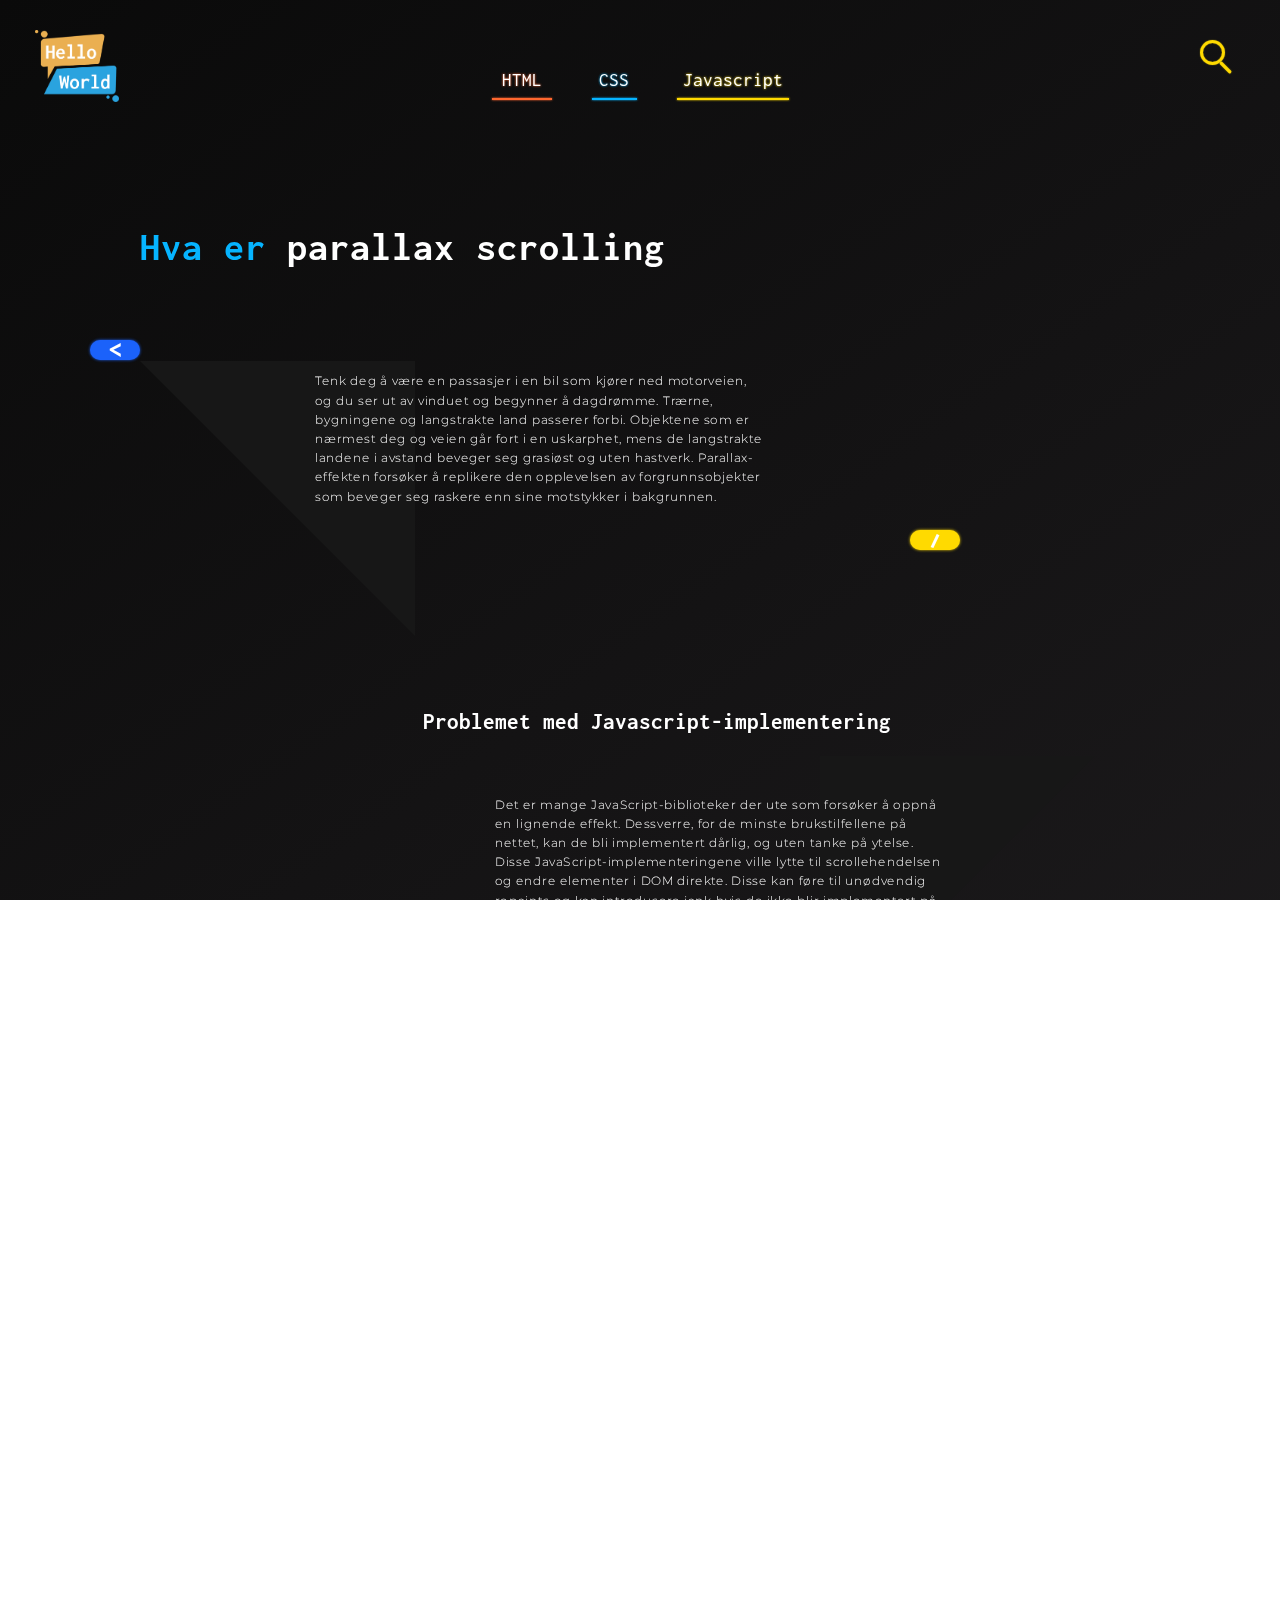
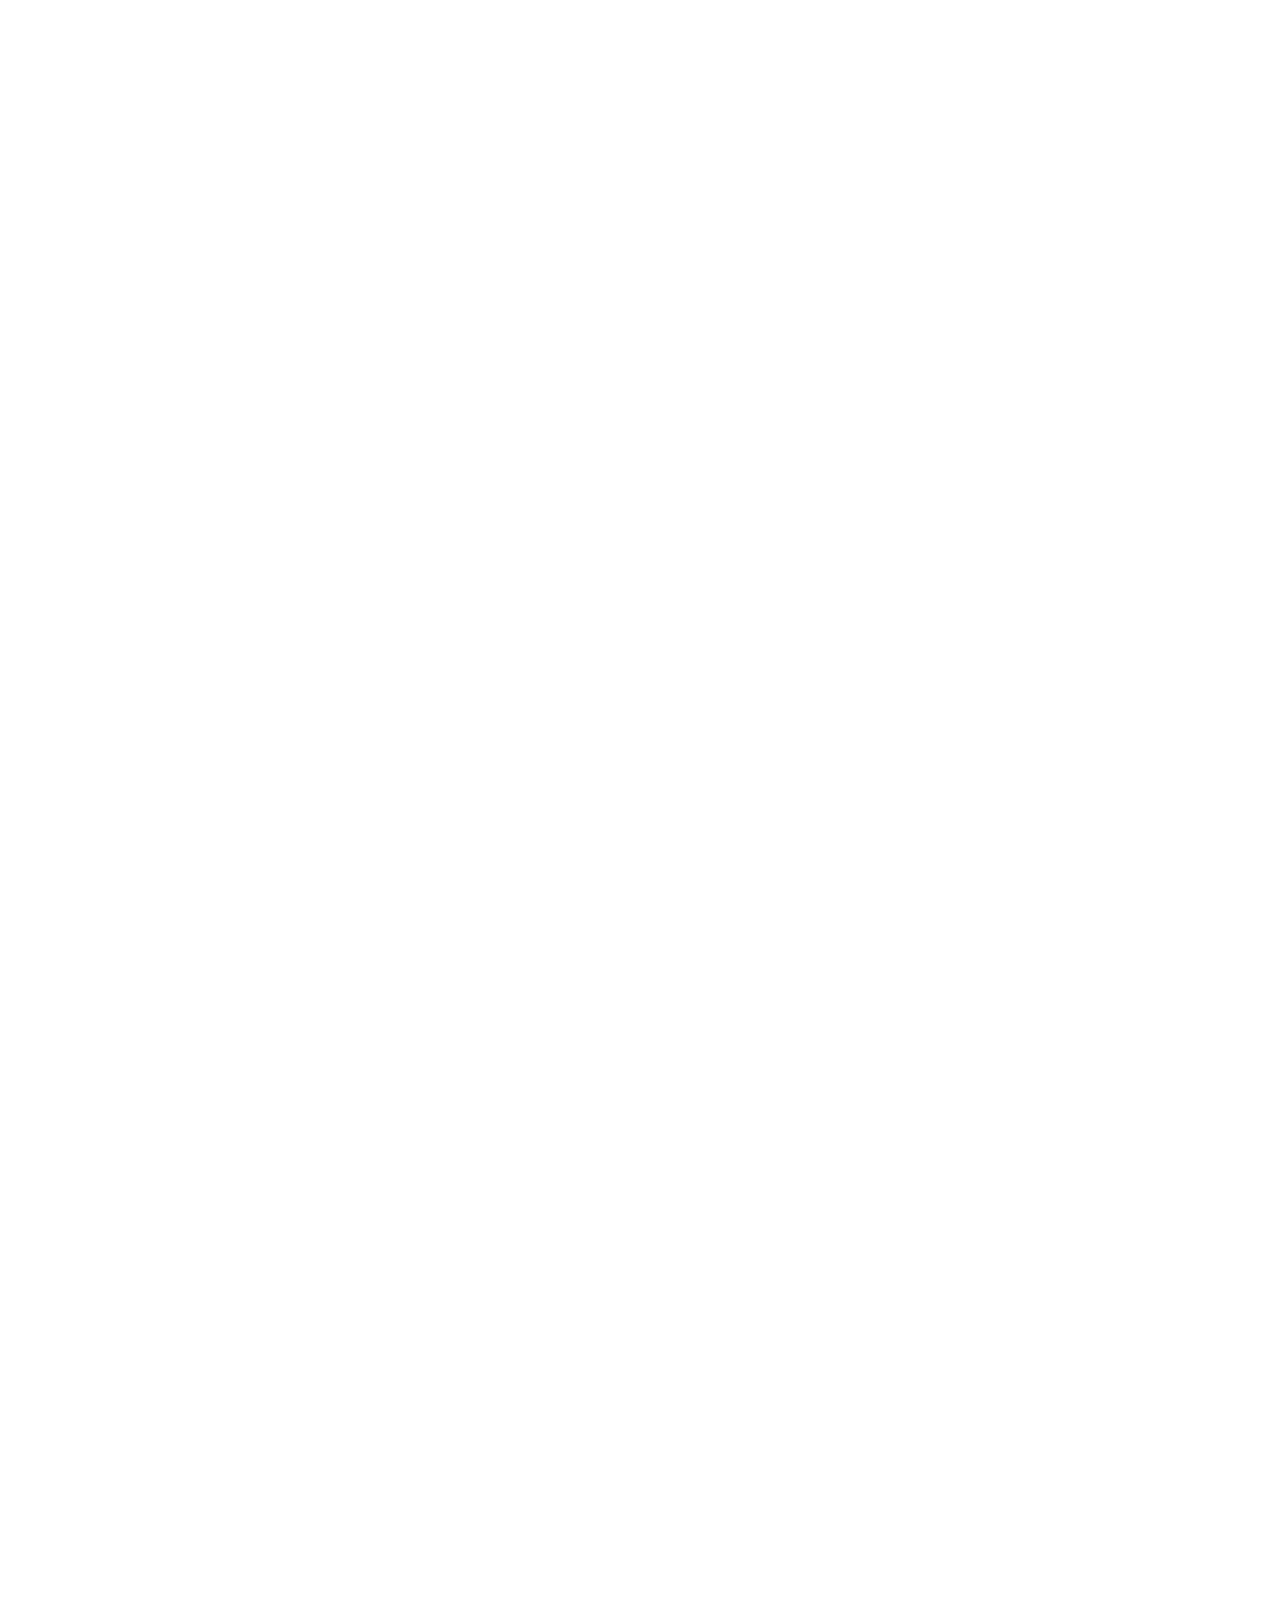
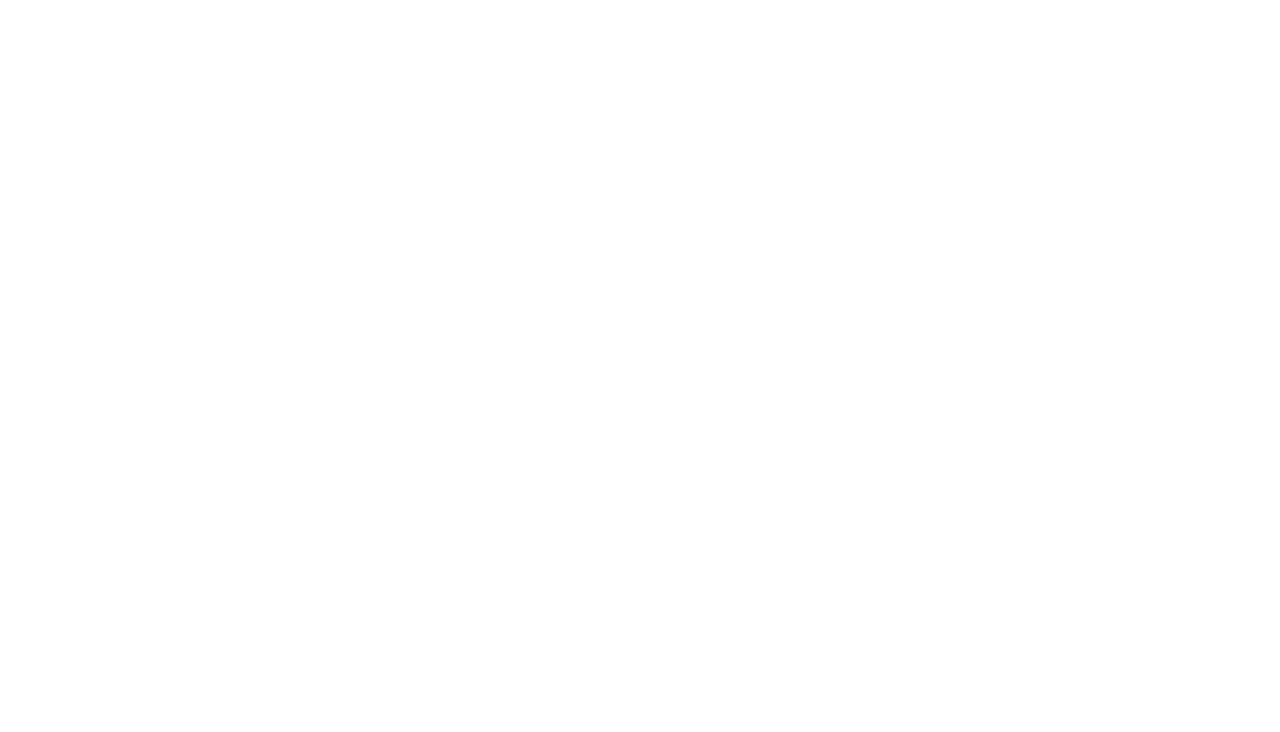
<file: Parallax/parallax.html>
<!DOCTYPE html>
<html lang="en">

<head>
    <meta charset="UTF-8">
    <meta name="viewport" content="width=device-width, initial-scale=1.0">
    <meta http-equiv="X-UA-Compatible" content="ie=edge">
    <link rel="stylesheet" type="text/css" href="../menu.css">
    <link rel="stylesheet" type="text/css" href="../main-menu.css">
    <link rel="stylesheet" type="text/css" href="css/parallax.css">
    <link rel="stylesheet" type="text/css" href="css/artikkelslide.css">
    <link rel="stylesheet" type="text/css" href="../footer.css">
    <link rel="shortcut icon" href="img/helloworld2x.png" />
    <link href="https://fonts.googleapis.com/css?family=Inconsolata:400,700" rel="stylesheet">
    <link href="https://fonts.googleapis.com/css?family=Montserrat:100,100i,200,200i,300,300i,400,400i,500,500i,600,600i,700,700i,800,800i,900,900i"
        rel="stylesheet">
    <title>Parallaxing</title>
</head>

<body>
    <!-- Meny -->
    <div class="top">
        <div class="logo">
            <a href="../frontpage.html">
                <img src="../images/helloworld2x.png" alt="logo">
            </a>
        </div>
        <div class="nav-btns">
            <a class="btn h" href="../Tagsider/html_tag.html">HTML</a>
            <a class="btn c" href="../Tagsider/css_tag.html">CSS</a>
            <a class="btn j" href="../Tagsider/js_tag.html">Javascript</a>
        </div>
        <div class="search">
            <header>
                <input type="text" />
                <div class="close">
                    <span class="front"></span>
                    <span class="back"></span>
                </div>
            </header>
        </div>
    </div>

    <div class="code-color-elements">
        <div class="blue bl-one"></div>
        <div class="blue bl-two"></div>
        <div class="blue bl-three"></div>
        <div class="yellow yel-one"></div>
        <div class="yellow yel-two"></div>
        <div class="yellow yel-three"></div>
        <div class="orange or-one"></div>
        <div class="orange or-two"></div>
        <div class="orange or-three"></div>
    </div>

    <div class="parallax_container">
        <h1><span id="heading_marker">Hva er</span> parallax scrolling</h1>
        <div class="parallax_left first">

            <div id="triangle-topright"></div>

            <p class="article-text"> Tenk deg å være en passasjer i en bil som kjører
                ned motorveien, og du ser ut av vinduet og
                begynner å dagdrømme. Trærne, bygningene og
                langstrakte land passerer forbi. Objektene som 
                er nærmest deg og veien går fort i en uskarphet, 
                mens de langstrakte landene i avstand beveger seg 
                grasiøst og uten hastverk. Parallax-effekten forsøker 
                å replikere den opplevelsen av forgrunnsobjekter som beveger
                seg raskere enn sine motstykker i bakgrunnen.</p>
        </div>


        <div class="parallax_right second">
            <h1>Problemet med Javascript-implementering</h1>
            <div id="triangle-topleft"></div>
            <p class="article-text"> Det er mange JavaScript-biblioteker der ute som
                forsøker å oppnå en lignende effekt. Dessverre,
                for de minste brukstilfellene på nettet, kan de bli
                implementert dårlig, og uten tanke på ytelse.
                Disse JavaScript-implementeringene ville lytte
                til scrollehendelsen og endre elementer i DOM direkte.
                Disse kan føre til unødvendig repaints og kan
                introdusere jank hvis de ikke blir implementert på riktig måte.
                <br>
                <br>
                Kjernefordelen ved å bruke ren CSS, laster ikke
                bare av den ekstra tegningen i DOM, men gir også
                maskinvareakselerasjon og en myk jevn effekt som
                ikke spiser CPUen din.</p>
        </div>

        <div class="parallax_left third">
            <h1>Hvordan implementere en minimal parallax effekt</h1>
            <p class="article-text">Først la oss definere HTML-teksten vår.</p>

        <pre>
        <!-- Må ligge så langt inne for å komme på rett sted på nettside -->
    <code>
<span class="html-tag">&lt;<span class="html-name">div</span> <span class="html-attr">class</span>=<span class="html-string">"MainContainer"</span>&gt;</span>
    
    <span class="html-tag">&lt;<span class="html-name">div</span> <span class="html-attr">class</span>=<span class="html-string">"ParallaxContainer"</span>&gt;</span>
        // Overskrifter til siden
    <span class="html-tag">&lt;/<span class="html-name">div</span>&gt;</span>

    <span class="html-tag">&lt;<span class="html-name">div</span> <span class="html-attr">class</span>=<span class="html-string">"ContentContainer"</span>&gt;</span>
        <span class="html-tag">&lt;<span class="html-name">div</span> <span class="html-attr">class</span>=<span class="html-string">"Content"</span>&gt;</span>
            // Legg inn resten av sidens 
            innhold her
        <span class="html-tag">&lt;/<span class="html-name">div</span>&gt;</span>
    <span class="html-tag">&lt;/<span class="html-name">div</span>&gt;</span>
<span class="html-tag">&lt;/<span class="html-name">div</span>&gt;</span>
    </code>
    </pre>
        <p class="article-text">Og her er noe grunnleggende CSS for å få det i gang:</p>
        <pre>
    <code>
<span class="css-selector-class">.MainContainer</span> {
    <span class="css-attribute">perspective</span>: <span class="css-number">1px</span>;
    <span class="css-attribute">transform-style</span>: preserve-<span class="css-number">3</span>d;
    <span class="css-attribute">height</span>: <span class="css-number">100vh</span>;
    <span class="css-attribute">overflow-x</span>: hidden;
    <span class="css-attribute">overflow-y</span>: scroll;
    }
    
<span class="css-selector-class">.ParallaxContainer</span> {
    <span class="css-attribute">display</span>: flex;
    <span class="css-attribute">flex</span>: <span class="css-number">1</span> <span class="css-number">0</span> auto;
    <span class="css-attribute">position</span>: relative;
    <span class="css-attribute">height</span>: <span class="css-number">100vh</span>;
    <span class="css-attribute">transform</span>: <span class="css-built_in">translateZ</span>(-1px) <span class="css-built_in">scale</span>(2);
    <span class="css-attribute">z-index</span>: -<span class="css-number">1</span>;
    }
    
<span class="css-selector-class">.ContentContainer</span> {
    <span class="css-attribute">display</span>: block;
    <span class="css-attribute">position</span>: relative;
    <span class="css-attribute">background-color</span>: white;
    <span class="css-attribute">z-index</span>: <span class="css-number">1</span>;
    }
    </code>
    </pre>
            <p class="article-text">Prøv selv på CodePen <a href="https://codepen.io/trinealnaes/pen/zJmGZv" target="_blank">her!</a></p>
        </div>

        <div class="parallax_right fourth">
            <div id="dark_triangle"></div>

            <p class="article-text">
                Det magiske er i perspektivet, og transformer regler.
                Vi definerer vår MainContainer med perspektiv. Dette
                setter scenen for transformasjonsreglene våre. I vår
                ParalaxContainer, vi forvandler den til å i utgangspunktet
                presse den div inn i bakgrunnen bruker translateZ (-1px).
                Elementene og teksten i denne beholderen vil se halvparten
                av størrelsen de burde være siden vi har presset dem inn
                i bakgrunnen. For å kompensere for dette, legger vi til
                skala. Det vil endre størrelsen på bakgrunnsinnholdet
                tilbake til sin opprinnelige størrelse, men rullingseffekten
                er som om den fortsatt var i bakgrunnen.
                <br>
                <br>
                Hva er kult om dette, er at du har muligheten til å
                spille med dybden. Du kan endre hvor langt i bakgrunnen
                du vil presse den ved å endre translateZ og skala regler.
                Hva dette gjør er at du kan endre hvordan Raskt eller sakte,
                bakgrunnen din vil scrolle ut av visningen.
                <br>
                <br>
                For eksempel, prøv dette for en mer subtil effekt:
                <br>
                <br>
                <span class="css-attribute">transform</span>: <span class="css-built_in">translateZ</span>(-5px) <span
                    class="css-built_in">scale</span>(6);
            </p>
        </div>
        <p id="author">Av: Trine Merete Alnaes</p>
    </div>

    <!-- slideshow -->
    <h2 id="lesmer">Les mer:</h2>
    <div class="fifth">
        <a class="artikkel a1" href="#">
            <div class="corner marker_css"></div>
            <p>CSS Gradient</p>
        </a>
        <a class="artikkel a2" href="#">
            <div class="corner marker_css"></div>
            <p>CSS buttons</p>
        </a>

        <a class="artikkel a3" href="#">
            <div class="corner marker_js"></div>
            <p>JavaScript stars</p>
        </a>
    </div>

    <!-- Footer -->
    <div class="footer">
        <div class="footer-logo">
            <img src="../images/helloworld2x.png" alt="logo">
        </div>
        <div class="icons">
            <img src="icons/placeholder.svg" alt="place">
            <p>Kong sverresgate 17, 5523 Haugesund</p>
            <img src="icons/email.svg" alt="email">
            <p>hello.world@gmail.com</p>
            <img src="icons/telephone.svg" alt="phone">
            <p>+47 98 67 34 12</p>
        </div>
        <div class="some">
            <img src="icons/linkedin.svg" alt="linkedin">
            <img src="icons/instagram.svg" alt="insta">
            <img src="icons/facebook.svg" alt="face">
        </div>
    </div>
</body>

</html>
</file>
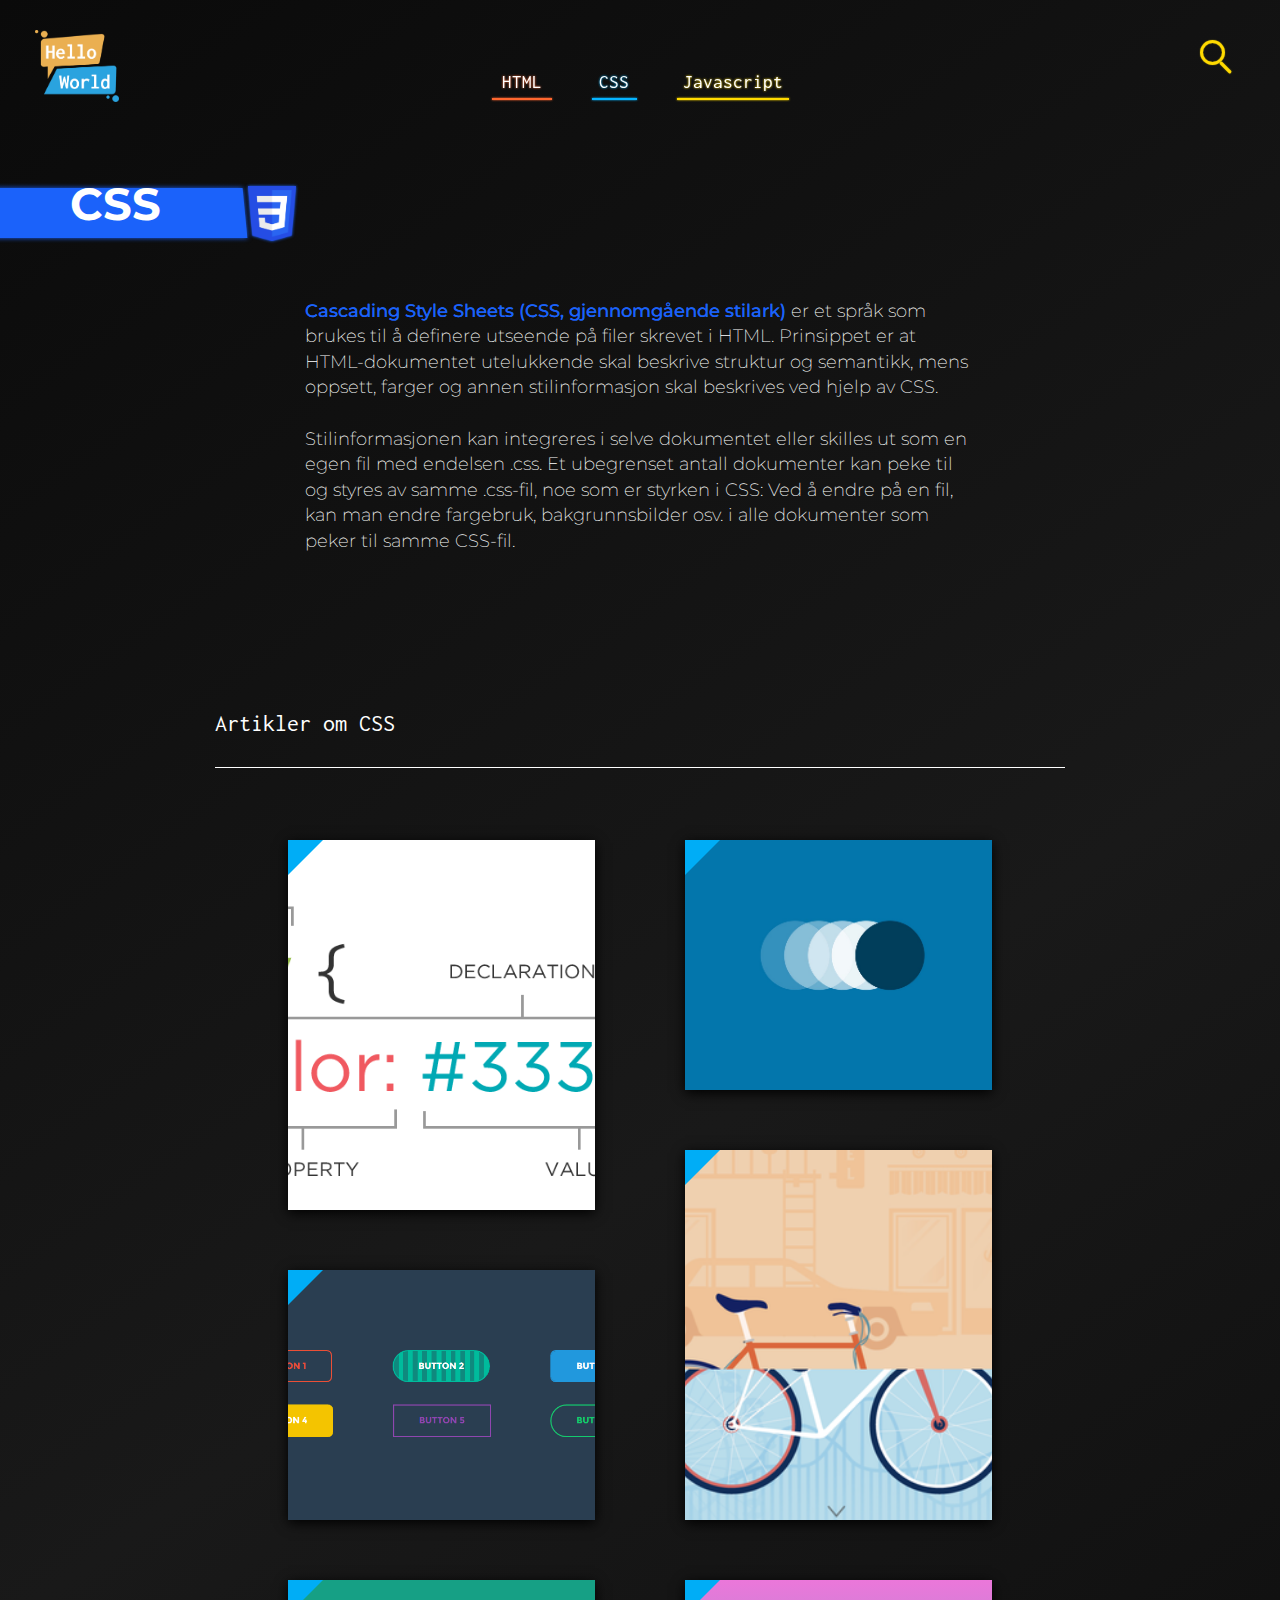
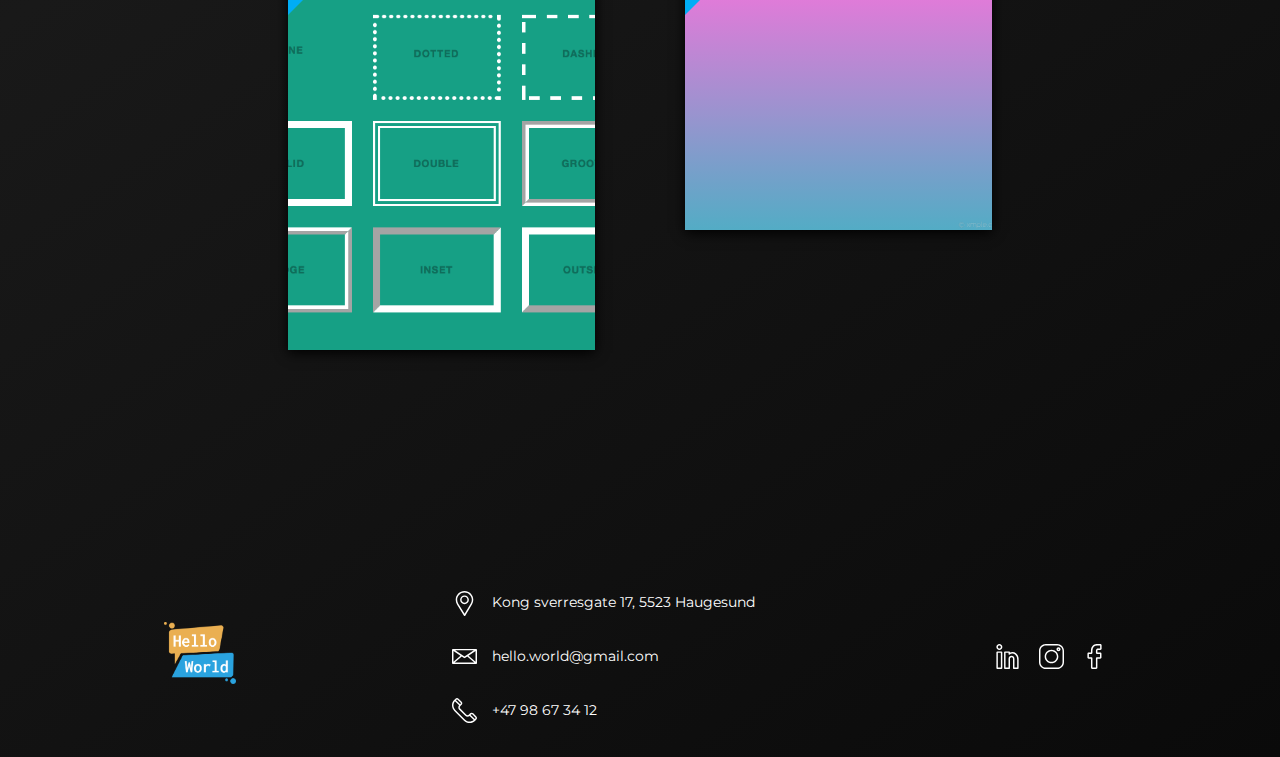
<file: Tagsider/css_tag.html>
<!DOCTYPE html>
<html lang="en">

<head>
    <meta charset="UTF-8">
    <meta name="viewport" content="width=device-width, initial-scale=1.0">
    <meta http-equiv="X-UA-Compatible" content="ie=edge">
    <title>CSS</title>
    <link rel="stylesheet" type="text/css" href="../main-menu.css">
    <link rel="stylesheet" type="text/css" href="../menu.css">
    <link rel="stylesheet" type="text/css" href="artikkeldisplay.css">
    <link rel="stylesheet" type="text/css" href="tagsite_style.css">
    <link rel="stylesheet" type="text/css" href="footer.css">
    <link rel="shortcut icon" href="img/logo/helloworld2x.png" />
    <link href="https://fonts.googleapis.com/css?family=Inconsolata:400,700" rel="stylesheet">
    <link href="https://fonts.googleapis.com/css?family=Montserrat:100,100i,200,200i,300,300i,400,400i,500,500i,600,600i,700,700i,800,800i,900,900i"
        rel="stylesheet">
</head>

<body>

    <!-- MENY -->
    <div class="top">
        <div class="logo">
            <a href="../index.html">
                <img src="img/logo/helloworld2x.png" alt="logo">
            </a>
        </div>
        <div class="nav-btns">
            <a class="btn h" href="../Tagsider/html_tag.html">HTML</a>
            <a class="btn c" href="../Tagsider/css_tag.html">CSS</a>
            <a class="btn j" href="../Tagsider/js_tag.html">Javascript</a>
        </div>
        <div class="search">
            <header>
                <input type="text" />
                <div class="close">
                    <span class="front"></span>
                    <span class="back"></span>
                </div>
            </header>
        </div>
    </div>

    <!-- CSS header on side -->
    <div class="heading">
        <h1>CSS</h1>
        <div class="heading-marker css-header-marker"></div>
        <img id="css-shield" src="img/css/css_notext.png">
    </div>

    <!-- Information box -->
    <div class="tag-information">
        <div class="information-box">
            <!-- Wikipedia -->
            <p><span id="css-text-marker">Cascading Style Sheets (CSS, gjennomgående stilark)</span>
                er et språk som brukes til å definere utseende
                på filer skrevet i HTML. Prinsippet er at HTML-dokumentet
                utelukkende skal beskrive struktur og semantikk, mens oppsett,
                farger og annen stilinformasjon skal beskrives ved hjelp av CSS.
                <br><br>Stilinformasjonen kan integreres i selve dokumentet eller skilles
                ut som en egen fil med endelsen .css. Et ubegrenset antall dokumenter
                kan peke til og styres av samme .css-fil, noe som er styrken i CSS:
                Ved å endre på en fil, kan man endre fargebruk, bakgrunnsbilder osv.
                i alle dokumenter som peker til samme CSS-fil.
            </p>
        </div>
        <h2>Artikler om CSS</h2>
    </div>
    <main class="lesmer-artikler">

        <a class="stor css-art-en" href="*">
            <div class="corner marker-css"></div>
            <h3 class="headline">CSS syntax</h3>
        </a>

        <a class="liten css-art-to" href="*">
            <div class="corner marker-css"></div>
            <h3 class="headline">CSS animation</h3>
        </a>

        <a class="stor css-art-tre" href="../Parallax/parallax.html">
            <div class="corner marker-css"></div>
            <h3 class="headline">Parallaxing med kun CSS</h3>
        </a>

        <a class="liten css-art-fire" href="*">
            <div class="corner marker-css"></div>
            <h3 class="headline">CSS buttons</h3>
        </a>

        <a class="stor css-art-fem" href="*">
            <div class="corner marker-css"></div>
            <h3 class="headline">Borders</h3>
        </a>

        <a class="liten css-art-seks" href="*">
            <div class="corner marker-css"></div>
            <h3 class="headline">Gradient</h3>
        </a>
    </main>

    <!-- Footer -->
    <div class="footer">
        <div class="footer-logo">
            <img src="img/logo/helloworld2x.png" alt="logo">
        </div>
        <div class="icons">
            <img src="icons/placeholder.svg" alt="place">
            <p>Kong sverresgate 17, 5523 Haugesund</p>
            <img src="icons/email.svg" alt="email">
            <p>hello.world@gmail.com</p>
            <img src="icons/telephone.svg" alt="phone">
            <p>+47 98 67 34 12</p>
        </div>
        <div class="some">
            <img src="icons/linkedin.svg" alt="linkedin">
            <img src="icons/instagram.svg" alt="insta">
            <img src="icons/facebook.svg" alt="face">
        </div>
    </div>

</body>

</html>
</file>
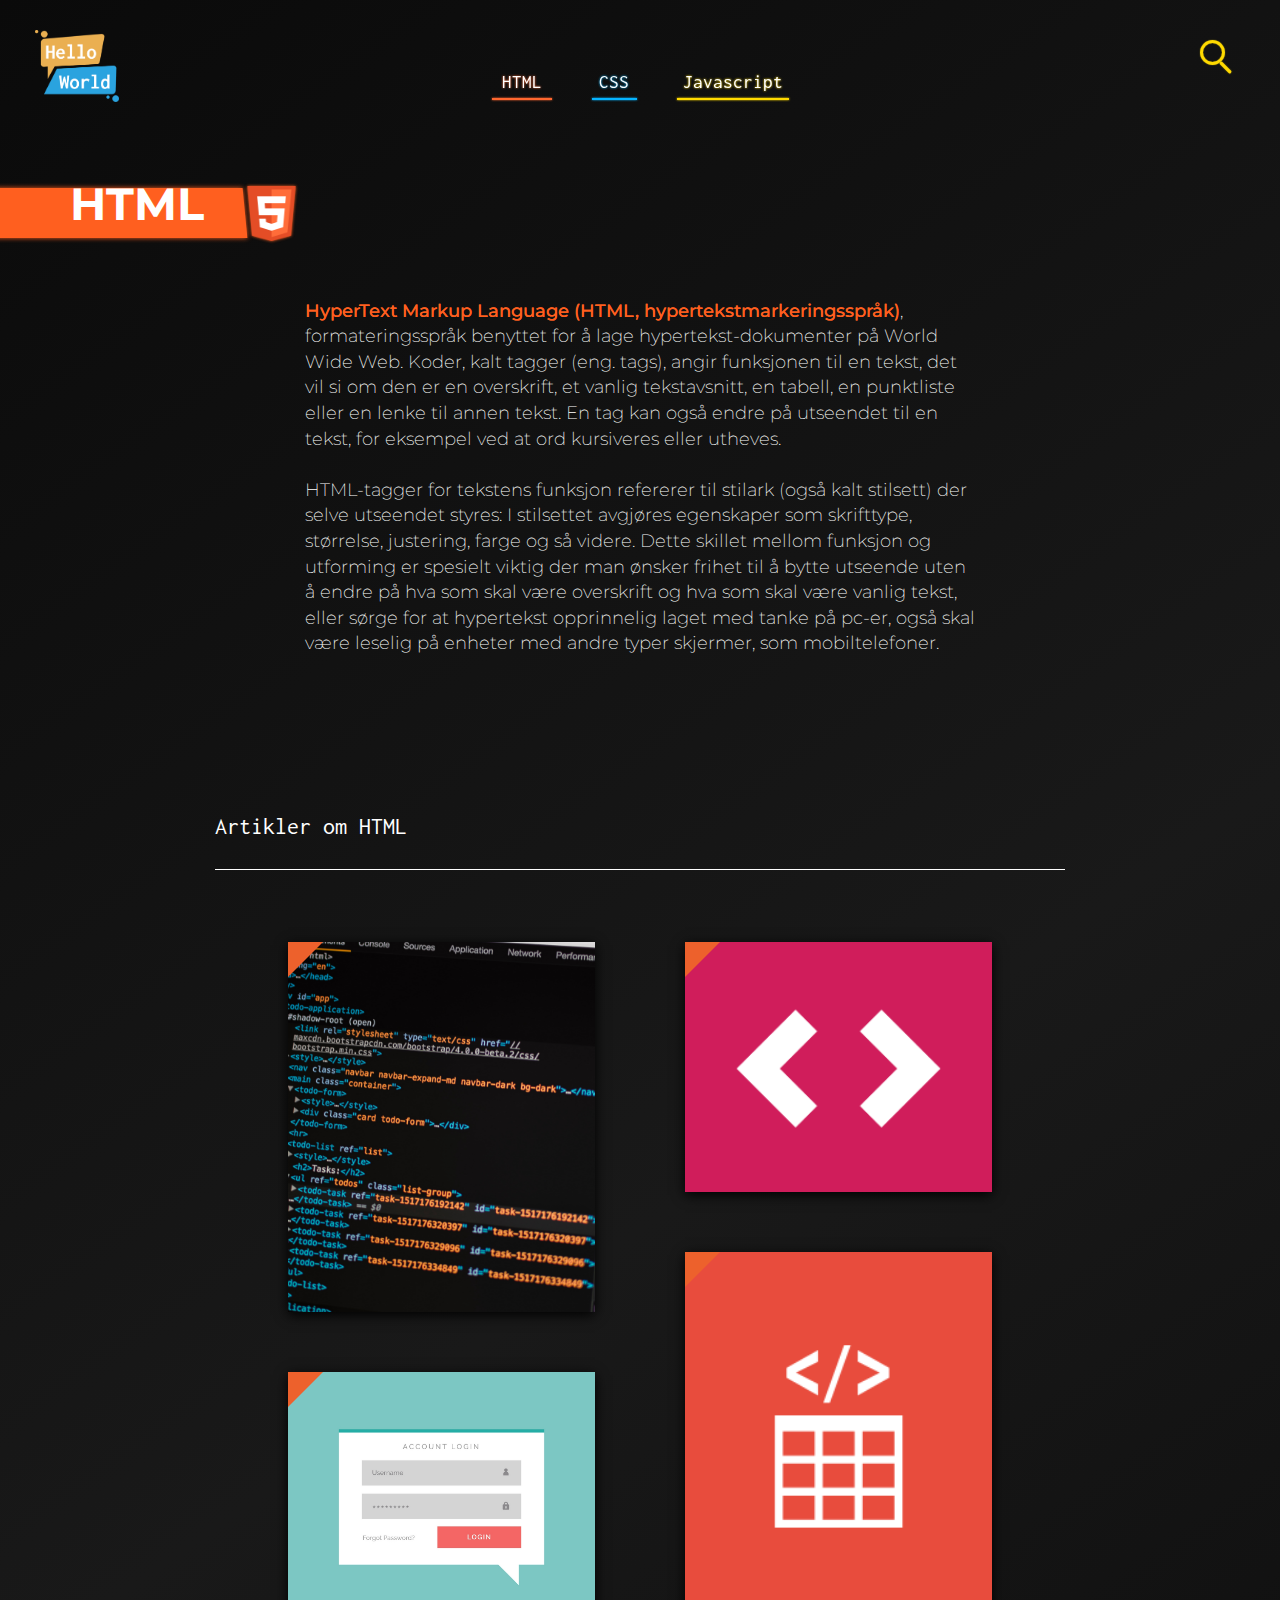
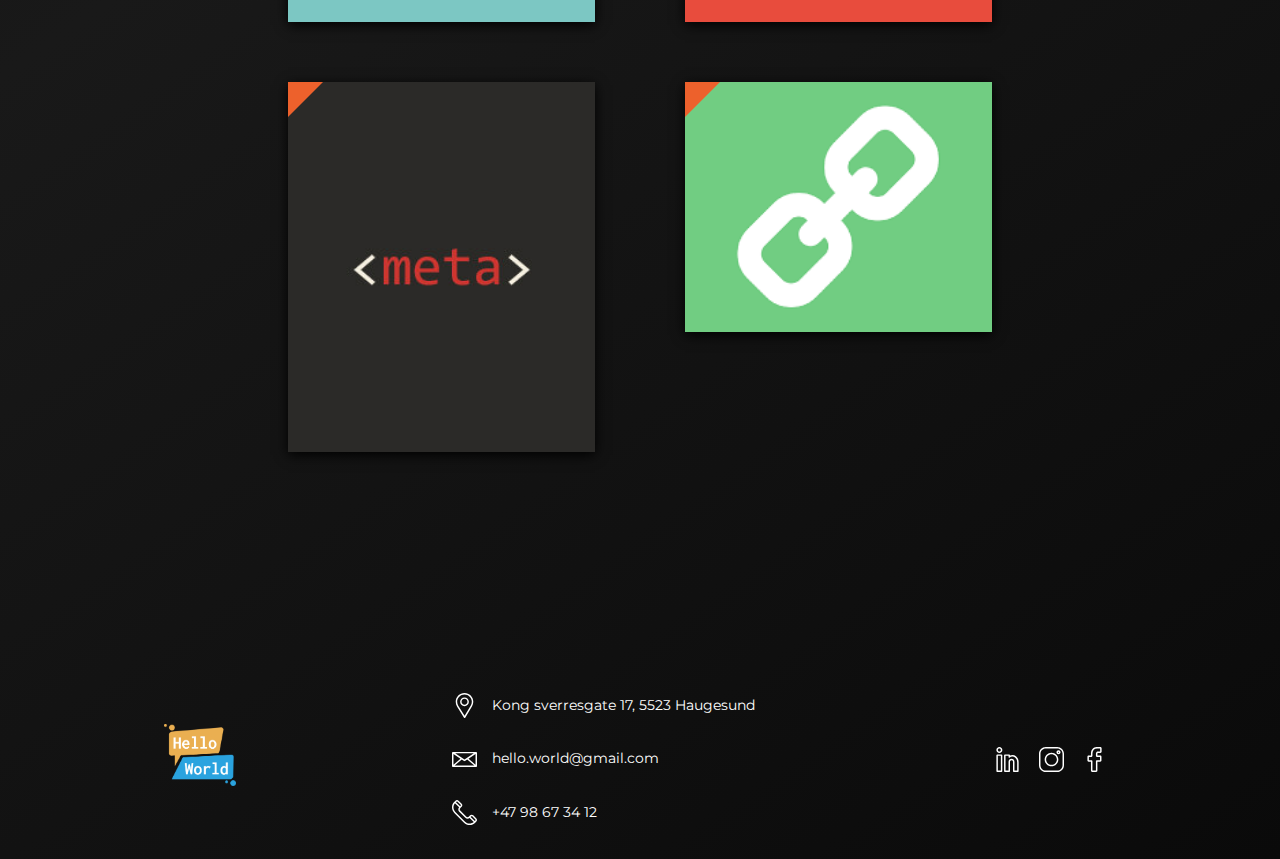
<file: Tagsider/html_tag.html>
<!DOCTYPE html>
<html lang="en">

<head>
    <meta charset="UTF-8">
    <meta name="viewport" content="width=device-width, initial-scale=1.0">
    <meta http-equiv="X-UA-Compatible" content="ie=edge">
    <title>HTML</title>
    <link rel="stylesheet" type="text/css" href="../main-menu.css">
    <link rel="stylesheet" type="text/css" href="../menu.css">
    <link rel="stylesheet" type="text/css" href="artikkeldisplay.css">
    <link rel="stylesheet" type="text/css" href="tagsite_style.css">
    <link rel="stylesheet" type="text/css" href="footer.css">
    <link rel="shortcut icon" href="img/logo/helloworld2x.png"/>
    <link href="https://fonts.googleapis.com/css?family=Inconsolata:400,700" rel="stylesheet">
    <link href="https://fonts.googleapis.com/css?family=Montserrat:100,100i,200,200i,300,300i,400,400i,500,500i,600,600i,700,700i,800,800i,900,900i"
        rel="stylesheet">
</head>

<body>

    <!-- MENY -->
    <div class="top">
        <div class="logo">
            <a href="../index.html">
                <img src="img/logo/helloworld2x.png" alt="logo">
            </a>
        </div>
        <div class="nav-btns">
            <a class="btn h" href="../Tagsider/html_tag.html">HTML</a>
            <a class="btn c" href="../Tagsider/css_tag.html">CSS</a>
            <a class="btn j" href="../Tagsider/js_tag.html">Javascript</a>
        </div>
        <div class="search">
            <header>
                <input type="text" />
                <div class="close">
                    <span class="front"></span>
                    <span class="back"></span>
                </div>
            </header>
        </div>
    </div>

    <!-- HTML header on side -->
    <div class="heading">
        <h1>HTML</h1>
        <div class="heading-marker html-header-marker"> </div>
        <img id="html-shield" src="img/html/html-shield.png">
    </div>

    <!-- Information box -->
    <div class="tag-information">
        <div class="information-box">
            <!-- Wikipedia -->
            <p><span id="html-text-marker">HyperText Markup Language (HTML, hypertekstmarkeringsspråk)</span>,
                formateringsspråk benyttet for å lage hypertekst-dokumenter
                på World Wide Web. Koder, kalt tagger (eng. tags), angir funksjonen
                til en tekst, det vil si om den er en overskrift, et vanlig
                tekstavsnitt, en tabell, en punktliste eller en lenke til annen
                tekst. En tag kan også endre på utseendet til en tekst, for eksempel
                ved at ord kursiveres eller utheves.
                <br><br>HTML-tagger for tekstens funksjon
                refererer til stilark (også kalt stilsett) der selve utseendet styres:
                I stilsettet avgjøres egenskaper som skrifttype, størrelse, justering,
                farge og så videre. Dette skillet mellom funksjon og utforming er
                spesielt viktig der man ønsker frihet til å bytte utseende uten å
                endre på hva som skal være overskrift og hva som skal være vanlig
                tekst, eller sørge for at hypertekst opprinnelig laget med tanke på
                pc-er, også skal være leselig på enheter med andre typer skjermer,
                som mobiltelefoner.
            </p>
        </div>
        <h2>Artikler om HTML</h2>
    </div>
    <main class="lesmer-artikler">

        <a class="stor html-art-en" href="*">
            <div class="corner marker-html"></div>
            <h3 class="headline">HTML syntax</h3>
        </a>

        <a class="liten html-art-to" href="*">
            <div class="corner marker-html"></div>
            <h3 class="headline">HTML tags</h3>
        </a>

        <a class="stor html-art-tre" href="*">
            <div class="corner marker-html"></div>
            <h3 class="headline">HTML table</h3>
        </a>

        <a class="liten html-art-fire" href="*">
            <div class="corner marker-html"></div>
            <h3 class="headline">HTML form</h3>
        </a>

        <a class="stor html-art-fem" href="*">
            <div class="corner marker-html"></div>
            <h3 class="headline">HTML meta-tag</h3>
        </a>

        <a class="liten html-art-seks" href="*">
            <div class="corner marker-html"></div>
            <h3 class="headline">HTML linker</h3>
        </a>
    </main>

    <!-- Footer -->
    <div class="footer">
        <div class="footer-logo">
            <img src="img/logo/helloworld2x.png" alt="logo">
        </div>
        <div class="icons">
            <img src="icons/placeholder.svg" alt="place">
            <p>Kong sverresgate 17, 5523 Haugesund</p>
            <img src="icons/email.svg" alt="email">
            <p>hello.world@gmail.com</p>
            <img src="icons/telephone.svg" alt="phone">
            <p>+47 98 67 34 12</p>
        </div>
        <div class="some">
            <img src="icons/linkedin.svg" alt="linkedin">
            <img src="icons/instagram.svg" alt="insta">
            <img src="icons/facebook.svg" alt="face">
        </div>
    </div>

</body>

</html>
</file>
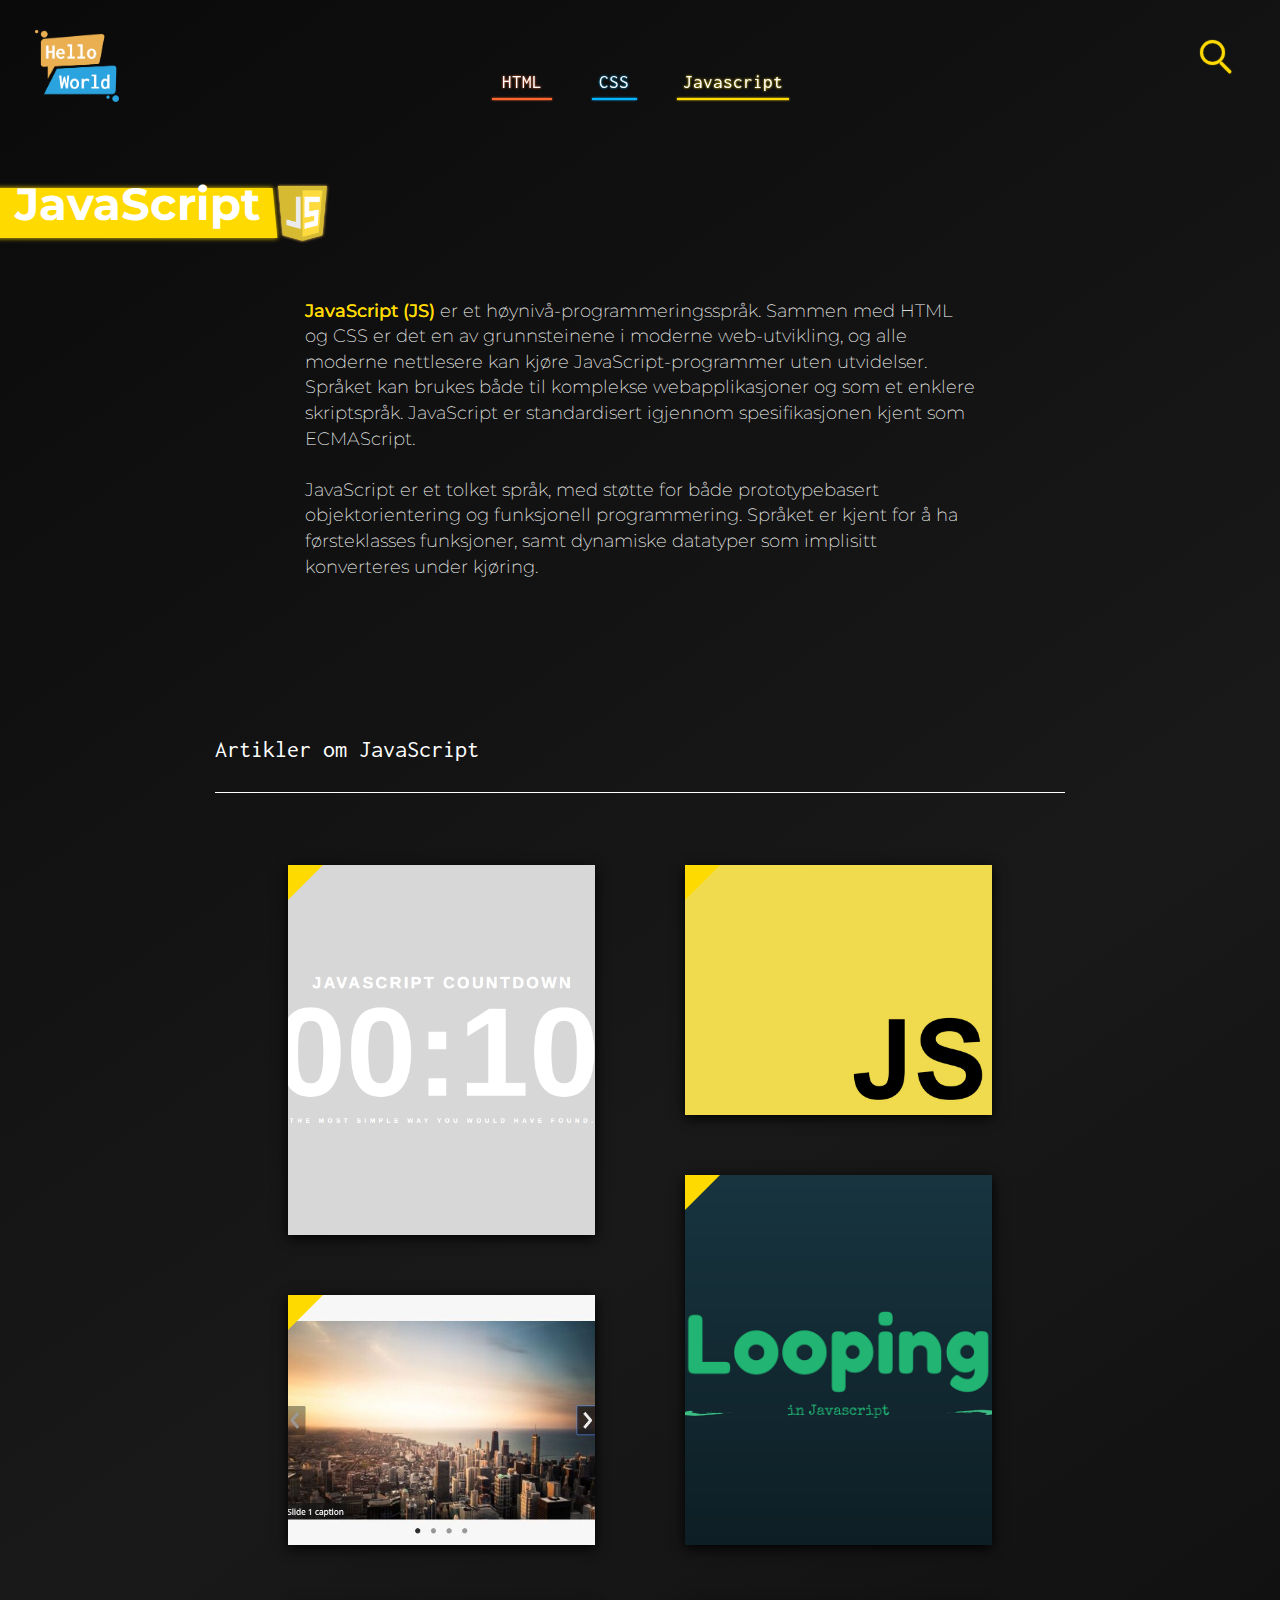
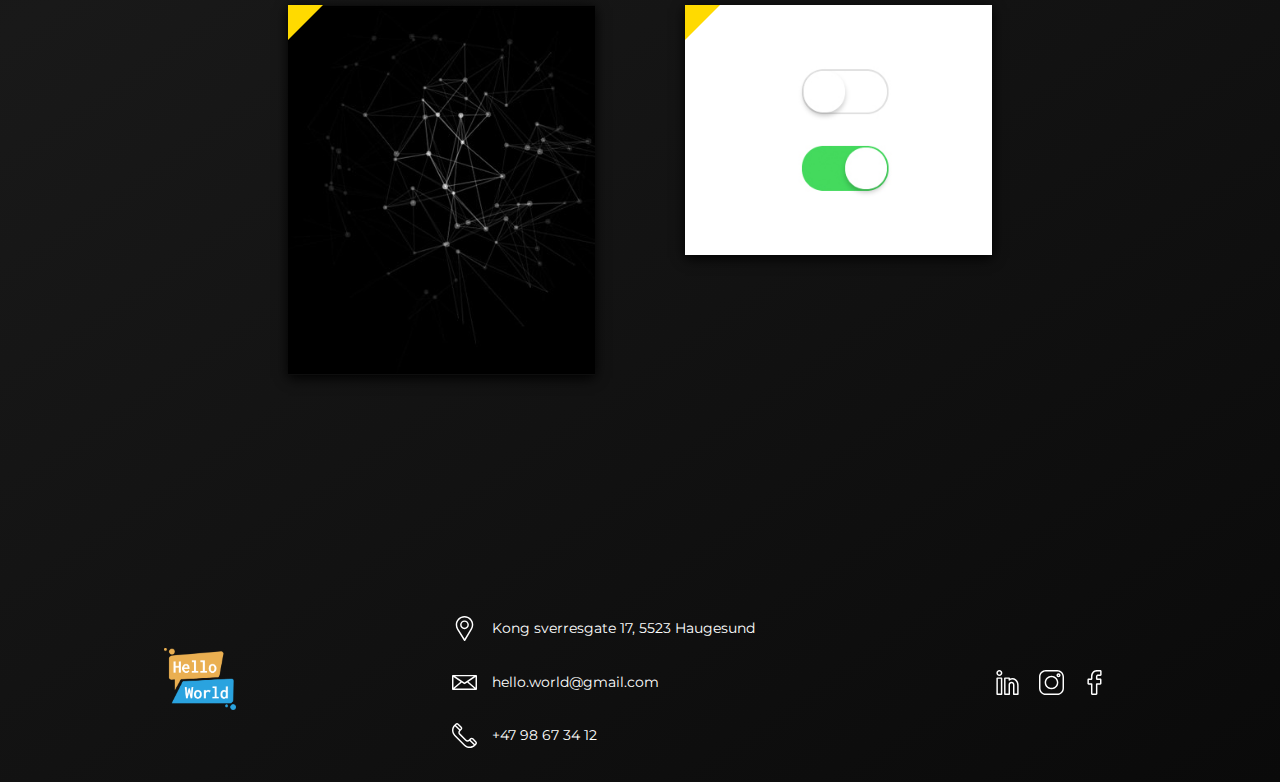
<file: Tagsider/js_tag.html>
<!DOCTYPE html>
<html lang="en">

<head>
    <meta charset="UTF-8">
    <meta name="viewport" content="width=device-width, initial-scale=1.0">
    <meta http-equiv="X-UA-Compatible" content="ie=edge">
    <title>JavaScript</title>
    <link rel="stylesheet" type="text/css" href="../main-menu.css">
    <link rel="stylesheet" type="text/css" href="../menu.css">
    <link rel="stylesheet" type="text/css" href="artikkeldisplay.css">
    <link rel="stylesheet" type="text/css" href="tagsite_style.css">
    <link rel="stylesheet" type="text/css" href="footer.css">
    <link rel="shortcut icon" href="img/logo/helloworld2x.png" />
    <link href="https://fonts.googleapis.com/css?family=Inconsolata:400,700" rel="stylesheet">
    <link href="https://fonts.googleapis.com/css?family=Montserrat:100,100i,200,200i,300,300i,400,400i,500,500i,600,600i,700,700i,800,800i,900,900i"
        rel="stylesheet">
</head>

<body>

    <!-- MENY -->
    <div class="top">
        <div class="logo">
            <a href="../index.html">
                <img src="img/logo/helloworld2x.png" alt="logo">
            </a>
        </div>
        <div class="nav-btns">
            <a class="btn h" href="../Tagsider/html_tag.html">HTML</a>
            <a class="btn c" href="../Tagsider/css_tag.html">CSS</a>
            <a class="btn j" href="../Tagsider/js_tag.html">Javascript</a>
        </div>
        <div class="search">
            <header>
                <input type="text" />
                <div class="close">
                    <span class="front"></span>
                    <span class="back"></span>
                </div>
            </header>
        </div>
    </div>

    <!-- JS header on side -->
    <div class="heading">
        <h1 id="js-h1" >JavaScript</h1>
        <div class="heading-marker js-header-marker"> </div>
        <img id="js-shield" src="img/js/js_shield.png">
    </div>

    <!-- Information box -->
    <div class="tag-information">
        <div class="information-box">
            <!-- Wikipedia -->
            <p><span id="js-text-marker">JavaScript (JS)</span> er et høynivå-programmeringsspråk.
                Sammen med HTML og CSS er det en av grunnsteinene i moderne web-utvikling,
                og alle moderne nettlesere kan kjøre JavaScript-programmer uten utvidelser.
                Språket kan brukes både til komplekse webapplikasjoner og som et enklere
                skriptspråk. JavaScript er standardisert igjennom spesifikasjonen kjent som ECMAScript.
                <br><br>JavaScript er et tolket språk, med støtte for både prototypebasert
                objektorientering og funksjonell programmering. Språket er kjent for å ha
                førsteklasses funksjoner, samt dynamiske datatyper som implisitt konverteres under kjøring.
            </p>
        </div>
        <h2>Artikler om JavaScript</h2>
    </div>
        <main class="lesmer-artikler">
            <a class="stor js-art-en" href="*">
                <div class="corner marker-js"></div>
                <h3 class="headline">JavaScript nedtelling</h3>
            </a>

            <a class="liten js-art-to" href="*">
                <div class="corner marker-js"></div>
                <h3 class="headline">Grunnleggende JavaScript</h3>
            </a>

            <a class="stor js-art-tre" href="*">
                <div class="corner marker-js"></div>
                <h3 class="headline">Looping</h3>
            </a>

            <a class="liten js-art-fire" href="*">
                <div class="corner marker-js"></div>
                <h3 class="headline">JavaScript slideshow</h3>
            </a>

            <a class="stor js-art-fem" href="*">
                <div class="corner marker-js"></div>
                <h3 class="headline">JavaScript stars</h3>
            </a>

            <a class="liten js-art-seks" href="*">
                <div class="corner marker-js"></div>
                <h3 class="headline">JavaScript toggle-knapp</h3>
            </a>
        </main>


    <!-- Footer -->
    <div class="footer">
        <div class="footer-logo">
            <img src="img/logo/helloworld2x.png" alt="logo">
        </div>
        <div class="icons">
            <img src="icons/placeholder.svg" alt="place">
            <p>Kong sverresgate 17, 5523 Haugesund</p>
            <img src="icons/email.svg" alt="email">
            <p>hello.world@gmail.com</p>
            <img src="icons/telephone.svg" alt="phone">
            <p>+47 98 67 34 12</p>
        </div>
        <div class="some">
            <img src="icons/linkedin.svg" alt="linkedin">
            <img src="icons/instagram.svg" alt="insta">
            <img src="icons/facebook.svg" alt="face">
        </div>
    </div>

</body>

</html>
</file>
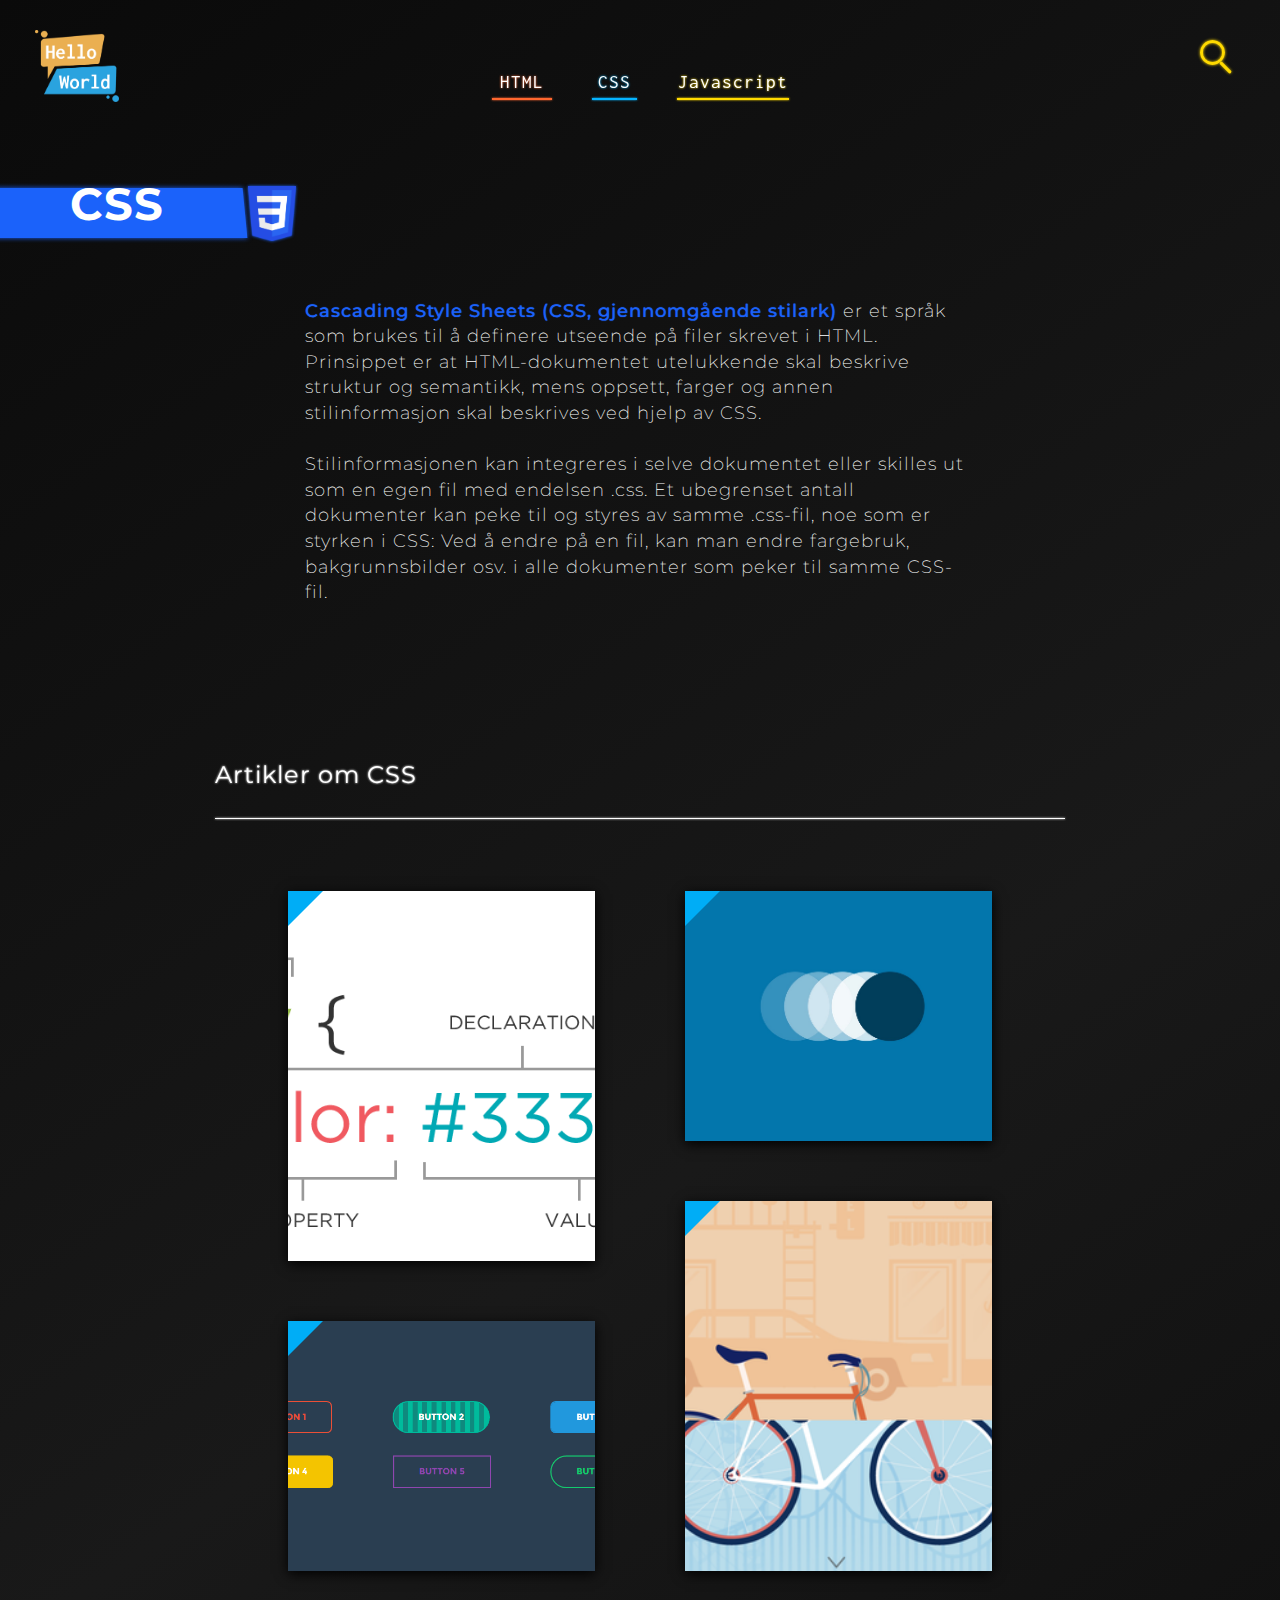
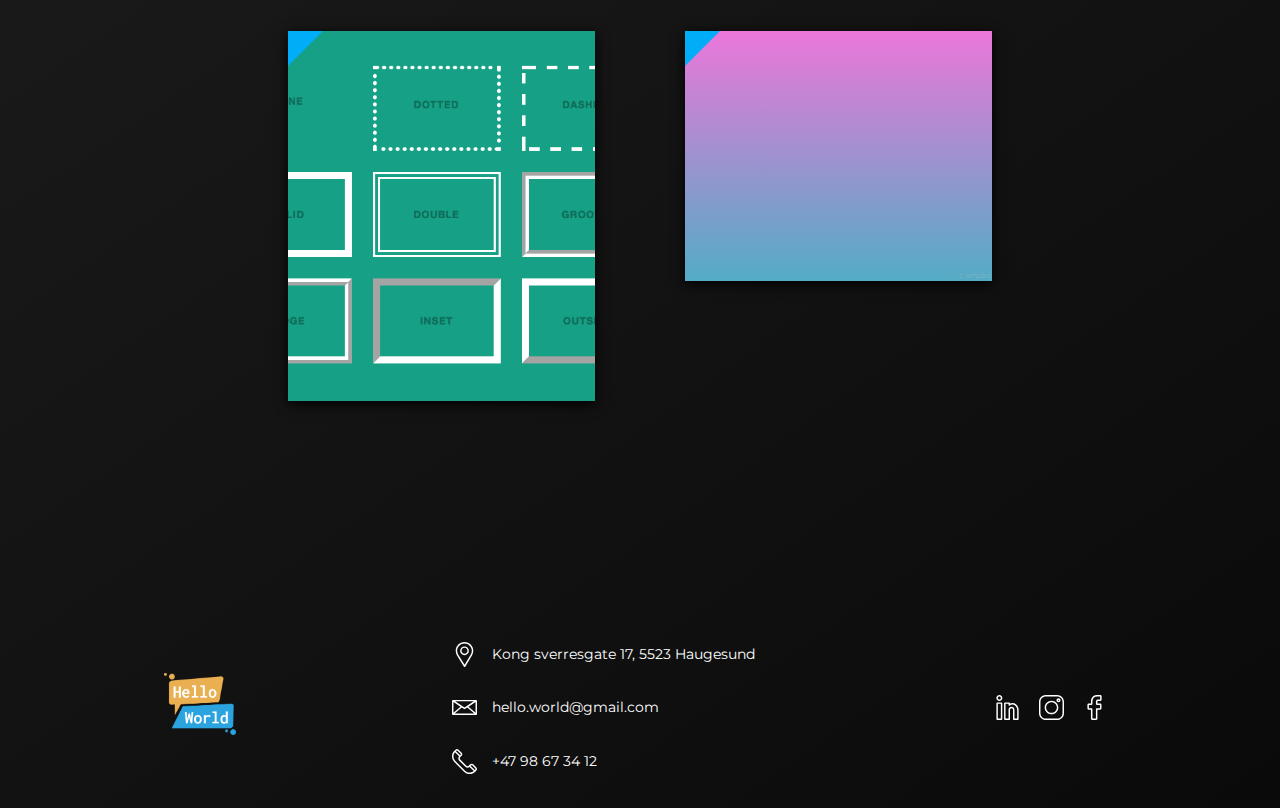
<file: FORSIDE/Tagsider/css_tag.html>
<!DOCTYPE html>
<html lang="en">

<head>
    <meta charset="UTF-8">
    <meta name="viewport" content="width=device-width, initial-scale=1.0">
    <meta http-equiv="X-UA-Compatible" content="ie=edge">
    <title>CSS</title>
    <link rel="stylesheet" type="text/css" href="../main-menu.css">
    <link rel="stylesheet" type="text/css" href="../menu.css">
    <link rel="stylesheet" type="text/css" href="artikkeldisplay.css">
    <link rel="stylesheet" type="text/css" href="tagsite_style.css">
    <link rel="stylesheet" type="text/css" href="footer.css">
    <link rel="shortcut icon" href="img/logo/helloworld2x.png" />
    <link href="https://fonts.googleapis.com/css?family=Inconsolata:400,700" rel="stylesheet">
    <link href="https://fonts.googleapis.com/css?family=Montserrat:100,100i,200,200i,300,300i,400,400i,500,500i,600,600i,700,700i,800,800i,900,900i"
        rel="stylesheet">
</head>

<body>

    <!-- MENY -->
    <div class="top">
        <div class="logo">
            <a href="../index.html">
                <img src="img/logo/helloworld2x.png" alt="logo">
            </a>
        </div>
        <div class="nav-btns">
            <a class="btn h" href="../Tagsider/html_tag.html">HTML</a>
            <a class="btn c" href="../Tagsider/css_tag.html">CSS</a>
            <a class="btn j" href="../Tagsider/js_tag.html">Javascript</a>
        </div>
        <div class="search">
            <header>
                <input type="text" />
                <div class="close">
                    <span class="front"></span>
                    <span class="back"></span>
                </div>
            </header>
        </div>
    </div>

    <!-- CSS header on side -->
    <div class="heading">
        <h1>CSS</h1>
        <div class="heading-marker css-header-marker"></div>
        <img id="css-shield" src="img/css/css_notext.png">
    </div>

    <!-- Information box -->
    <div class="tag-information">
        <div class="information-box">
            <!-- Wikipedia -->
            <p><span id="css-text-marker">Cascading Style Sheets (CSS, gjennomgående stilark)</span>
                er et språk som brukes til å definere utseende
                på filer skrevet i HTML. Prinsippet er at HTML-dokumentet
                utelukkende skal beskrive struktur og semantikk, mens oppsett,
                farger og annen stilinformasjon skal beskrives ved hjelp av CSS.
                <br><br>Stilinformasjonen kan integreres i selve dokumentet eller skilles
                ut som en egen fil med endelsen .css. Et ubegrenset antall dokumenter
                kan peke til og styres av samme .css-fil, noe som er styrken i CSS:
                Ved å endre på en fil, kan man endre fargebruk, bakgrunnsbilder osv.
                i alle dokumenter som peker til samme CSS-fil.
            </p>
        </div>
        <h2>Artikler om CSS</h2>
    </div>
    <main class="lesmer-artikler">

        <a class="stor css-art-en" href="*">
            <div class="corner marker-css"></div>
            <h3 class="headline">CSS syntax</h3>
        </a>

        <a class="liten css-art-to" href="*">
            <div class="corner marker-css"></div>
            <h3 class="headline">CSS animation</h3>
        </a>

        <a class="stor css-art-tre" href="*">
            <div class="corner marker-css"></div>
            <h3 class="headline">Parallaxing med kun CSS</h3>
        </a>

        <a class="liten css-art-fire" href="*">
            <div class="corner marker-css"></div>
            <h3 class="headline">CSS buttons</h3>
        </a>

        <a class="stor css-art-fem" href="*">
            <div class="corner marker-css"></div>
            <h3 class="headline">Borders</h3>
        </a>

        <a class="liten css-art-seks" href="*">
            <div class="corner marker-css"></div>
            <h3 class="headline">Gradient</h3>
        </a>
    </main>

    <!-- Footer -->
    <div class="footer">
        <div class="footer-logo">
            <img src="img/logo/helloworld2x.png" alt="logo">
        </div>
        <div class="icons">
            <img src="icons/placeholder.svg" alt="place">
            <p>Kong sverresgate 17, 5523 Haugesund</p>
            <img src="icons/email.svg" alt="email">
            <p>hello.world@gmail.com</p>
            <img src="icons/telephone.svg" alt="phone">
            <p>+47 98 67 34 12</p>
        </div>
        <div class="some">
            <img src="icons/linkedin.svg" alt="linkedin">
            <img src="icons/instagram.svg" alt="insta">
            <img src="icons/facebook.svg" alt="face">
        </div>
    </div>

</body>

</html>
</file>
<file: Class&ID/main.css>
* {
    box-sizing: border-box;
}

body {
    background-color: rgb(34, 34, 34);
    color: white;
    font-family: 'Montserrat', sans-serif;
    font-size: 16px;
    letter-spacing: 1px;
    line-height: 1.6em;
    font-weight: 300;
    margin: 0 auto;

}

.top {
    width: 100%;
    height: 120px;
}

.logo {
    margin: 20px 25px;
    position: absolute;
    z-index: 1000;


}

.logo img {
    width: auto;
    height: 92px;
}

.search {
    margin: 20px;
    position: absolute;
    top: 40px;
    right: 30px;
    z-index: 200;
    animation: fade-in-right ease 4s forwards;
    animation-delay: 1.5s;
}

header {
    width: 200px;
    position: relative;
    margin: 0 auto;
}

input:focus {
    width: 200px;
    height: 40px;
    border-radius: 10px;
    border-color: #f0b24b;
    padding: 0 20px;
    line-height: 2em;
    font-weight: 100;
    font-size: 12px;
    cursor: auto;
}

input {
    float: right;
    border: 3px solid #f0b24b;
    outline: none;
    width: 25px;
    cursor: pointer;

    transition: .2s all ease-in;
    height: 25px;
    color: white;
    border-radius: 40px;
    background: none;
    font-size: 0;
}

.close span {
    width: 3px;
    height: 15px;
    border-radius: 2px;
    background: #f0b24b;
    display: inline-block;
    cursor: pointer;
}

.front {
    position: absolute;
    right: 24px;
    top: 13px;
    opacity: 0;
    transform: rotate(-45deg);
    animation-delay: 2s;
    transition: .2s all ease-in;

}

.back {
    position: absolute;
    right: -2px;
    top: 20px;
    transform: rotate(-45deg);
    transition: .2s all ease-in;
}


input:focus+div .front {
    opacity: 1;
    transition-delay: .2s;
    transform: rotate(45deg);
}


input:focus+div .back {
    right: 24px;
    top: 13px;
}


/* menu */

.tag {
    margin: 0 auto;
    width: 100%;

    display: flex;
    flex-wrap: wrap;
    flex-direction: row;
    justify-content: center;

    position: relative;
    top: 50px;
}

.tag a {
    text-decoration: none;
    color: white;
}


/* Btn til tags */

.btn {
    height: 30px;
    padding: 0;
    margin: 20px;
    border-bottom: 2px solid;
    text-align: center;
}

.btn.h {
    width: 60px;
    border-bottom-color: #ed612c;
}

.btn.c {
    width: 45px;
    border-bottom-color: #00adf6;
}

.btn.j {
    width: 100px;
    border-bottom-color: #f0b24b;
}

.btn:hover {
    opacity: 0.8;
}


@media screen and (max-width:768px) {
    .logo img {
        width: auto;
        height: 62px;
        margin-top: 20px;
    }

    input:focus {
        width: 150px;
    }

}

@media screen and (max-width:375px) {

    .top {
        margin-left: 30px;
    }

    .search {
        right: 5px;
    }

    input:focus {
        width: 150px;
    }

    .logo img {
        width: auto;
        height: 82px;
    }



    .tag {
        top: 150px;
    }

}

.over h1 {
    font-family: 'Inconsolata', monospace;
    font-size: 40px;
    margin-top: 1rem;
    margin-bottom: 1rem;
    color: white;
    text-align: center;
}

.over p {
    font-family: 'Montserrat', sans-serif;
    color: rgb(228, 77, 38);
    margin-left: 15px;

}

.over {
    width: 660px;
    height: 150px;
    margin: 100px auto;
}

.tri1 {
    border-top: 20px solid rgb(228, 77, 38);
    border-left: 20px solid transparent;
    z-index: -2;
    position: relative;
    display: inline;
    top: 15px;
    left: 95%;
}


body>main {
    max-width: 980px;
    margin: 0 auto;
    font-size: 16px;
    letter-spacing: 1px;
    font-weight: 200;
}


h2 {
    margin-bottom: 2rem;
    color: white;
}

.triangle {
    /*width: 0;*/
    /*height: 0;*/
    border-top: 200px solid #000000;
    border-left: 200px solid transparent;
    z-index: -2;
    position: relative;
    display: inline;
    top: 190px;
    margin-right: 0;
    visibility: visible;

}

@media (max-width:768px) {

    .triangle {
        visibility: hidden;
    }


}

@media (max-width:375px) {

    .over h1 {
        font-family: 'Inconsolata', monospace;
        font-size: 30px;
        margin: 0 auto;
        color: white;
        text-align: center;

    }

    .over {
        width: 375px;
        height: 150px;
        margin-top: 150px;
    }


}


.hooks main {
    column-count: 2;
    column-gap: 4rem;
    column-rule: 1px solid black;
    margin-bottom: 130px;
    background-position: center;
    background-size: 100px;
    background-repeat: no-repeat;

}

.hooks h2 {
    margin-bottom: 3rem;
}


.hooks p {
    margin-top: 0;
    z-index: 10;
}

@media (max-width:768px) {

    .hooks main {
        column-count: 1;
        column-gap: 4rem;
        margin-bottom: 130px;
        background-position: center;
        background-size: 100px;
        background-repeat: no-repeat;
        width: 668px;
        margin-left: 10px;
    }

}

@media (max-width:375px) {

    .hooks main {
        column-count: 1;
        column-gap: 4rem;
        margin-bottom: 130px;
        background-position: center;
        background-size: 100px;
        background-repeat: no-repeat;
        width: 90%;
        margin-left: 10px;
    }


    .hooks h2 {
        margin-bottom: 3rem;
        width: 100%;
        font-size: 25px;
    }



}





.rectangle {
    width: 10px;
    height: 70px;
    background: rgb(228, 77, 38);
    opacity: 1;
    position: absolute;
    right: 20%;
    margin-top: 270px;
    transition: 1s;
}

.rectangle:hover {
    transform: rotate(90deg);
}

.rectangle1 {
    width: 10px;
    height: 70px;
    background: rgb(228, 77, 38);
    opacity: 0.75;
    position: absolute;
    right: 22.5%;
    margin-top: 190px;
    transition: 1s;
}

.rectangle1:hover {
    transform: rotate(90deg);
}

.rectangle2 {
    width: 10px;
    height: 70px;
    background: rgb(228, 77, 38);
    opacity: 0.5;
    position: absolute;
    right: 25%;
    margin-top: 110px;
    transition: 1s;
}

.rectangle2:hover {
    transform: rotate(90deg);
}


.rectangle3 {
    width: 10px;
    height: 70px;
    background: rgb(228, 77, 38);
    opacity: 0.25;
    position: absolute;
    right: 27.5%;
    margin-top: 30px;
    transition: 1s;
}

.rectangle3:hover {
    transform: rotate(90deg);
}


@media (max-width:814px) {

    .rectangle {
        visibility: hidden;
    }

    .rectangle1 {
        visibility: hidden;
    }

    .rectangle2 {
        visibility: hidden;
    }

    .rectangle3 {
        visibility: hidden;
    }


}

.unike main {
    column-count: 1;
    column-gap: 4rem;
    column-rule: 1px solid black;
    margin-bottom: 130px;
    width: 600px;
    margin-left: 10px;
}

.unike p {
    margin-bottom: 1rem;
}

.unike ul {
    font-size: 19px;
    color: rgb(228, 77, 38);
}

@media (max-width:768px) {

    .unike main {
        column-count: 1;
        column-gap: 4rem;
        column-rule: 1px solid black;
        margin-bottom: 130px;
        width: 600px;
    }

}

@media (max-width:375px) {

    .unike main {
        column-count: 1;
        column-gap: 4rem;
        column-rule: 1px solid black;
        margin-bottom: 130px;
        width: 90%;
        margin: 10px;
    }

    .unike h2 {
        font-size: 25px;
    }

}



.triangle2 {
    /*width: 0;*/
    /*height: 0;*/
    border-top: 200px solid #000000;
    border-right: 200px solid transparent;
    z-index: -2;
    position: relative;
    display: inline;
    top: 250px;
    margin-left: 70%;
    opacity: 0.4;
}

@media (max-width:768px) {

    .triangle2 {
        visibility: hidden;
    }

}

.ikke pre {
    margin: 30px 0 0 0;
    width: 100%;
    background-color: rgb(245, 245, 245);
    border-radius: 5px;
    height: 100px;
    text-align: center;
}

.ikke code {
    color: black;
}




.ikke main {
    column-count: 2;
    column-gap: 4rem;
    column-rule: 1px solid black;
    margin-bottom: 130px;

}

.ikke p {
    margin-bottom: 1rem;
}

.ikke li {
    font-size: 19px;
    color: rgb(228, 77, 38);
    ;
}

.ikke img {
    margin: 15px auto;
}

@media (max-width:768px) {

    .ikke main {
        column-count: 1;
        column-gap: 4rem;
        margin: 10px;
        margin-bottom: 130px;

    }
}

@media (max-width:375px) {

    .ikke main {
        column-count: 1;
        column-gap: 4rem;
        width: 90%;
        margin-bottom: 130px;
    }

    .ikke h2 {
        font-size: 25px;
    }


}


.begge pre {
    margin: 30px 0 0 0;
    background-color: rgb(245, 245, 245);
    border-radius: 5px;
    height: 60px;
    width: 530px;
    color: black;
    margin-bottom: 30px;

}



.begge {
    float: right;
    margin-left: 400px;
    position: relative;
    height: 500px;

}

.trian {
    border-top: 20px solid rgb(228, 77, 38);
    border-left: 20px solid transparent;
    z-index: -2;
    position: absolute;
    display: inline;
    top: 35px;
    left: -100px;
    opacity: 0.25;
    transition: 1s;
}

.trian:hover {
    transform: rotate(90deg);
}

.trian1 {
    border-top: 20px solid rgb(228, 77, 38);
    border-left: 20px solid transparent;
    z-index: -2;
    position: absolute;
    display: inline;
    top: 95px;
    left: -150px;
    opacity: 0.4;
}

.trian2 {
    border-top: 20px solid rgb(228, 77, 38);
    border-left: 20px solid transparent;
    z-index: -2;
    position: absolute;
    display: inline;
    top: 155px;
    left: -200px;
    opacity: 0.55;
}

.trian3 {
    border-top: 20px solid rgb(228, 77, 38);
    border-left: 20px solid transparent;
    z-index: -2;
    position: absolute;
    display: inline;
    top: 215px;
    left: -250px;
    opacity: 0.7;
}

.trian4 {
    border-top: 20px solid rgb(228, 77, 38);
    border-left: 20px solid transparent;
    z-index: -2;
    position: absolute;
    display: inline;
    top: 275px;
    left: -300px;
    opacity: 0.85;
}

.trian5 {
    border-top: 20px solid rgb(228, 77, 38);
    border-left: 20px solid transparent;
    z-index: -2;
    position: absolute;
    display: inline;
    top: 335px;
    left: -350px;
    opacity: 1;
}


@media (max-width:814px) {

    .trian {
        visibility: hidden;
    }

    .trian1 {
        visibility: hidden;
    }

    .trian2 {
        visibility: hidden;
    }

    .trian3 {
        visibility: hidden;
    }

    .trian4 {
        visibility: hidden;
    }

    .trian5 {
        visibility: hidden;
    }

    .begge main {
        width: 100%;
        margin-left: 10px;
        margin-bottom: 130px;
    }


}

@media (max-width:375px) {

    .begge p {
        width: 355px;
        margin-bottom: 130px;
        margin: 10px;
    }

    .begge pre {
        width: 375px;
        font-size: 12px;
        left: 1px;
    }

    .begge h2 {
        font-size: 25px;
    }

}


.begge main {
    column-count: 1;
    column-gap: 4rem;
    column-rule: 1px solid black;
    margin-bottom: 390px;
    width: 600px;
}

.begge p {
    margin-bottom: 1rem;
}


.triangle3 {
    /*width: 0;*/
    /*height: 0;*/
    border-top: 200px solid #000000;
    border-left: 200px solid transparent;
    z-index: -2;
    position: relative;
    display: inline;
    top: 190px;
    margin-right: 0;
    opacity: 0.7;

}

@media (max-width:768px) {

    .triangle3 {
        visibility: hidden;
    }

}


.dontcare main {
    column-count: 1;
    column-gap: 4rem;
    column-rule: 1px solid black;
    margin-left: 10px;
    margin-bottom: 130px;
    width: 600px;
}

.dontcare p {
    margin-bottom: 1rem;
}

@media (max-width:375px) {

    .dontcare main {
        column-count: 1;
        column-gap: 4rem;
        column-rule: 1px solid black;
        margin-bottom: 130px;
        width: 90%;
        margin-left: 10px;
    }

    .dontcare h2 {
        font-size: 25px;
    }

}


.care {
    float: right;
}

.care main {
    column-count: 1;
    column-gap: 4rem;
    column-rule: 1px solid black;
    margin-bottom: 130px;
    width: 600px;
}

.care p {
    margin-bottom: 1rem;
}


.triangle4 {
    /*width: 0;*/
    /*height: 0;*/
    border-top: 200px solid #000000;
    border-right: 200px solid transparent;
    z-index: -2;
    position: relative;
    display: inline;
    top: 220px;
    margin-left: 65%;

}

@media (max-width:814px) {

    .triangle4 {
        visibility: hidden;
    }

}

@media (max-width:375px) {

    .care main {
        column-count: 1;
        column-gap: 4rem;
        column-rule: 1px solid black;
        margin-bottom: 130px;
        width: 90%;
        margin-left: 10px;
    }

    .care h2 {
        font-size: 25px;
    }

}

.dont pre {
    margin: 30px 0 0 0;
    background-color: rgb(245, 245, 245);
    border-radius: 5px;
    height: 60px;
    color: black;
    width: 100%;
    text-align: center;
}

.pre2 pre {
    margin: 30px 0 0 0;
    background-color: rgb(245, 245, 245);
    border-radius: 5px;
    height: 60px;
    color: black;
    width: 370px;
    text-align: center;
}

.dont main {
    column-count: 1;
    column-gap: 4rem;
    column-rule: 1px solid black;

    width: 770px;
    margin-bottom: 150px;
}

.dont p {
    margin-bottom: 1rem;
}

.block {
    font-style: italic;
    font-weight: 200;
}

@media (max-width:768px) {

    .dont main {
        column-count: 1;
        column-gap: 4rem;
        column-rule: 1px solid black;

        width: 100%;
    }

    .dont pre {
        width: 100%;
        text-align: left;

    }



}




@media (max-width:375px) {

    .dont main {
        column-count: 1;
        column-gap: 4rem;
        column-rule: 1px solid black;

        width: 90%;
    }



}


h2 {
    font-family: 'Inconsolata', monospace;
    font-size: 30px;
}



.wrapper1 {
    width: 100%;
    position: relative;
    display: flex;
    flex-wrap: wrap;
    flex-direction: row;
    justify-content: center;
    margin-bottom: 200px;
}

#lesmer {
    text-align: left;
    font-family: 'Inconsolata', monospace;
    font-size: 1.2rem;
    font-weight: 400;
    padding-bottom: 10px;
    border-bottom: 1px solid white;
    margin-top: 150px;
    margin-left: 150px;
    margin-right: 150px;
}

/* link til andre artikler */

.artikkel {
    width: 100%;
    position: relative;

    display: flex;
    flex-wrap: wrap;
    flex-direction: row;
    justify-content: center;
    opacity: 0.5;
    background-size: cover;
    background-position: center center;
}


.artikkel:hover {
    opacity: 1;
}

.artikkel.a1 {
    background-image: url(img/artikkel5.jpg);
    box-shadow: 0 6px 8px rgb(22, 22, 22);
    width: 340px;
    height: 200px;
    margin: 20px;
    position: relative;
}

.artikkel.a2 {
    background-image: url(img/artikkel8.svg);
    position: center center;
    box-shadow: 0 6px 8px rgb(22, 22, 22);
    width: 340px;
    height: 200px;
    margin: 20px;
    position: relative;
}

.artikkel.a3 {
    background-image: url(img/artikkel11.jpg);
    box-shadow: 0 6px 8px rgb(22, 22, 22);
    width: 340px;
    height: 200px;
    margin: 20px;
    position: relative;
}

.artikkel p {
    width: 100%;
    height: 80px;
    position: absolute;
    left: 0;
    right: 0;
    bottom: -16px;

    text-decoration: none;
    text-align: center;
    color: white;
    visibility: hidden;
    background-color: rgba(34, 34, 34, 0.658);
    padding-top: 30px;
}

.artikkel.a1:hover p,
.artikkel.a2:hover p,
.artikkel.a3:hover p {
    visibility: visible;
}

.corner {
    position: absolute;
    left: 0;
    width: 0;
    height: 0;
    z-index: 1000;
    border-style: solid;
    border-width: 35px 35px 0 0;
}

.marker_html {
    border-color: #ed612c transparent transparent transparent;
}

.marker_css {
    border-color: #00adf6 transparent transparent transparent;
}

.marker_js {
    border-color: #f0b24b transparent transparent transparent;
}



.wrapper {
    width: 100%;
    height: auto;
    margin: 0 auto;
    text-align: center;
    position: relative;
}
</file>
<file: Class&ID/footer.css>
.footer {
    width: 100%;
    height: 250px;
    position: relative;

    display: flex;
    flex-wrap: wrap;
    flex-direction: row;
    justify-content: center;
}

.logo.liten {
    left: -200px;
    position: relative;
}

.logo.liten img {
    width: auto;
    height: 62px;
}

.icons img {
    width: 25px;
    height: 25px;
    display: block;
    margin: 20px;
    position: relative;
    top: 55px;
    left: -100px;
}

.footer .icons p {
    text-align: left;
    font-size: 14px;

    margin: 25px;
    position: relative;
    top: -90px;
    left: -50px;
}

.some img {
    display: inline;
    top: -145px;
    left: 250px;
}


@media (max-width: 768px) {
    .logo.liten img {
        width: auto;
        height: 52px;
    }

    .logo.liten {
        left: -50px;
    }

    .icons img {
        top: 30px;
        left: 0px;
    }

    .footer .icons p {
        font-size: 12px;
        left: 50px;
    }

    .some img {
        top: -70px;
        left: -60px;
    }

}

@media screen and (max-width:375px) {

    .logo.liten {
        left: -100px;
    }
}
</file>
<file: Bokssizing/boxsizing.css>
/* Tema 9, hello world, digital magazine */

* {
    box-sizing: border-box;
}

html,
body {
    margin: 0;
    padding: 0;
}

body {
    background-color: rgb(34, 34, 34);
    color: white;
    font-family: 'Montserrat', sans-serif;
    font-size: 16px;
    line-height: 1.6em;
    letter-spacing: 1px;
    font-weight: 300;
    margin: 0;
}

/* menu */
.top {
    width: 100%;
    height: 120px;
}

.logo {
    margin: 20px 25px;
    position: absolute;
    z-index: 1000;
}

.logo img {
    width: auto;
    height: 92px;
}

.search {
    margin: 20px;
    position: absolute;
    top: 40px;
    right: 30px;
    z-index: 200;
    animation: fade-in-right ease 4s forwards;
    animation-delay: 1.5s;
}

header {
    width: 200px;
    position: relative;
    margin: 0 auto;
}

input:focus {
    width: 200px;
    height: 40px;
    border-radius: 10px;
    border-color: #f0b24b;
    padding: 0 20px;
    line-height: 2em;
    font-weight: 100;
    font-size: 12px;
    cursor: auto;
}

input {
    float: right;
    border: 3px solid #f0b24b;
    outline: none;
    width: 25px;
    cursor: pointer;
    transition: .2s all ease-in;
    height: 25px;
    color: white;
    border-radius: 40px;
    background: none;
    font-size: 0;
}

.close span {
    width: 3px;
    height: 15px;
    border-radius: 2px;
    background: #f0b24b;
    display: inline-block;
    cursor: pointer;
}

.front {
    position: absolute;
    right: 24px;
    top: 13px;
    opacity: 0;
    transform: rotate(-45deg);
    animation-delay: 2s;
    transition: .2s all ease-in;
}

.back {
    position: absolute;
    right: -2px;
    top: 20px;
    transform: rotate(-45deg);
    transition: .2s all ease-in;
}

input:focus+div .front {
    opacity: 1;
    transition-delay: .2s;
    transform: rotate(45deg);
}

input:focus+div .back {
    right: 24px;
    top: 13px;
}

/* menu tags */

.tag {
    margin: 0 auto;
    width: 100%;
    display: flex;
    flex-wrap: wrap;
    flex-direction: row;
    justify-content: center;
    position: relative;
    top: 50px;
}

.tag a {
    text-decoration: none;
    color: white;
}

/* Btn til tags */

.btn {
    height: 30px;
    padding: 0;
    margin: 20px;
    border-bottom: 2px solid;
    text-align: center;
}

.btn.h {
    width: 60px;
    border-bottom-color: #ed612c;
}

.btn.c {
    width: 45px;
    border-bottom-color: #00adf6;
}

.btn.j {
    width: 100px;
    border-bottom-color: #f0b24b;
}

.btn:hover {
    opacity: 0.8;
}

@media screen and (max-width:768px) {
    .logo img {
        width: auto;
        height: 62px;
        margin-top: 20px;
    }

    input:focus {
        width: 150px;
    }
}

@media screen and (max-width:375px) {

    .top {
        margin-left: 30px;
    }

    .search {
        right: 5px;
    }

    input:focus {
        width: 150px;
    }

    .logo img {
        width: auto;
        height: 82px;
    }

    .tag {
        top: 150px;
    }
}

/* article */

body>main {
    width: 100%;
    margin: 0 auto;
}

.article h1 {
    font-family: 'Inconsolata', monospace;
    margin-top: 50px;
    font-size: 2.5rem;
    text-align: center;
    width: 100%;
}

@media(max-width: 768px) {
    .article h1 {
        display: block;
        margin-left: auto;
        margin-right: auto;
        font-size: 1.5rem;
    }
}

@media(max-width: 375px) {
    .article h1 {
        display: block;
        margin-top: 7rem;
        margin-left: auto;
        margin-right: auto;
        font-size: 1.5rem;
    }
}

.fourboxes>img {
    display: block;
    margin-left: auto;
    margin-right: auto;
}

@media(max-width: 768px) {
    .fourboxes>img {
        height: 80px;
    }
}

.bildetekst {
    text-align: center;
    font-size: 0.7rem;
    margin-bottom: 3rem;
}

.article h2 {
    font-family: 'Inconsolata', monospace;
    font-size: 1.5rem;
}

.firstsection {
    max-width: 500px;
    margin-left: 20%;
    margin-bottom: 0;
}

@media(max-width: 375px) {
    .firstsection {
        max-width: 100%;
        margin-left: 5%;
    }
}

pre {
    margin: 30px 0 0 0;
    width: 100%;
    background-color: rgb(245, 245, 245);
    color: black;
    border-radius: 5px;
    height: 100px;
}

.preone {
    margin-top: 0;
}

.secondsection {
    max-width: 60%;
    margin: 5rem 20%;
    margin-bottom: 0;
}

@media(max-width: 375px) {
    .secondsection {
        max-width: 100%;
        margin-left: 5%;
    }
}

#italic {
    font-weight: 400;
    font-style: italic;
    color: #00adf6;
}

.thirdsection {
    display: inline-block;
    max-width: 40%;
    margin-top: 5rem;
    margin-bottom: 20px;
    margin-left: 20%;
}

@media(max-width: 375px) {
    .thirdsection {
        max-width: 100%;
        margin-top: 0;
        margin-left: 5%;
    }
}

.boxsize {
    display: inline-block;
    margin-left: 3rem;
    margin-bottom: -100px;
}

@media(max-width: 768px) {
    .boxsize {
        margin-bottom: -35px;
    }
}

@media(max-width: 375px) {
    .boxsize {
        display: block;
        margin-left: auto;
        margin-right: auto;
        margin-top: 0;
    }
}

.fourthsection {
    max-width: 60%;
    margin-left: 20%;
    margin-top: 5rem;
    margin-bottom: 0;
}

@media(max-width: 375px) {
    .fourthsection {
        max-width: 100%;
        margin-left: 5%;
    }
}

.fifthsection {
    display: inline-block;
    max-width: 40%;
    margin-top: 5rem;
    margin-bottom: 100px;
    margin-left: 20%;
}

@media(max-width: 375px) {
    .fifthsection {
        max-width: 100%;
        margin-left: 5%;
    }
}

.tilsiden {
    color: white;
}

.protest {
    display: inline-block;
    margin-bottom: -100px;
}

@media(max-width: 768px) {
    .protest {
        height: 200px;
    }
}

@media(max-width: 375px) {
    .protest {
        display: block;
        margin-left: auto;
        margin-right: auto;
    }
}

/* triangles */

.ttr {
    /*width: 0;*/
    /*height: 0;*/
    border-top: 150px solid #000000;
    border-left: 150px solid transparent;
    z-index: -2;
    position: relative;
    display: inline;
    top: 40px;
    left: -100px;
}

@media(max-width: 376px) {
    .ttr {
        display: none;
    }
}

.btr {
    /*width: 0;*/
    /*height: 0;*/
    border-top: 200px solid #000000;
    border-right: 200px solid transparent;
    z-index: -2;
    position: relative;
    display: inline;
    top: -290px;
    left: 750px;
}

@media(max-width: 768px) {
    .btr {
        display: none;
    }
}

@media(max-width: 376px) {
    .btr {
        display: none;
    }
}

/* squares */

/*.square {
    position: relative;
    left: 40px;
    width: 70px;
    height: 25px;
    background: #00ADF6;
    z-index: -2;
    left: 900px;
}

.square.a {
    background: #00ADF6;
    top: 100px;
    left: 0;
}

.square.b {
    background: #00ADF6;
    top: 190px;
    right: 100px;
}

.square.c {
    background: #00ADF6;
    left: -50px;
}

.square.d {
    background: #00ADF6;
    left: -150px;
}

.tilsiden {
    color: white;
}*/

/** {
    box-sizing: border-box; 
}

body {
    margin: 0; 
    background-color: rgb(34, 34, 34); 
    color: white; 
    font-family: 'Montserrat', sans-serif;
    font-size: 16px; 
}*/

/* article slides */
#lesmer {
    text-align: left;
    font-family: inconsolata;
    font-size: 1.2rem;
    font-weight: 400;
    padding-bottom: 10px;
    border-bottom: 1px solid white;
    margin-left: 160px;
    margin-right: 160px;

    /* Kun på box-sizing siden */
    margin-top: 10rem;
}

.artwrapper {
    width: 100%;
    position: relative;
    display: flex;
    flex-wrap: wrap;
    flex-direction: row;
    justify-content: center;
}

.artikkel {
    width: 100%;
    position: relative;

    display: flex;
    flex-wrap: wrap;
    flex-direction: row;
    justify-content: center;
    opacity: 0.5;
    background-size: cover;
    background-position: center center;
}


.artikkel:hover {
    opacity: 1;
}

.artikkel.a1 {
    background-image: url(img/artikkel7.jpg);
    box-shadow: 0 6px 8px rgb(22, 22, 22);
    width: 340px;
    height: 200px;
    margin: 20px;
    position: relative;
}

.artikkel.a2 {
    background-image: url(img/artikkel6.jpg);
    box-shadow: 0 6px 8px rgb(22, 22, 22);
    width: 340px;
    height: 200px;
    margin: 20px;
    position: relative;
}

.artikkel.a3 {
    background-image: url(img/artikkel1.jpg);
    box-shadow: 0 6px 8px rgb(22, 22, 22);
    width: 340px;
    height: 200px;
    margin: 20px;
    position: relative;
}

.artikkel p {
    width: 100%;
    height: 80px;
    position: absolute;
    left: 0;
    right: 0;
    bottom: -16px;
    text-decoration: none;
    text-align: center;
    color: white;
    visibility: hidden;
    background-color: rgba(34, 34, 34, 0.658);
    padding-top: 30px;
}

.artikkel.a1:hover p,
.artikkel.a2:hover p,
.artikkel.a3:hover p {
    visibility: visible;
}

.corner {
    position: absolute;
    left: 0;
    width: 0;
    height: 0;
    z-index: 1000;
    border-style: solid;
    border-width: 35px 35px 0 0;
}

.marker_html {
    border-color: #ed612c transparent transparent transparent;
}

.marker_css {
    border-color: #00adf6 transparent transparent transparent;
}

.marker_js {
    border-color: #f0b24b transparent transparent transparent;
}

/* footer */

.foowrapper {
    width: 100%;
    height: auto;
    margin: 0 auto;
    text-align: center;
    position: relative;
    top: 25rem;
    font-weight: 400;
}
</file>
<file: Bokssizing/footer.css>
.footer {
    width: 100%;
    height: 250px;
    position: relative;
    margin-top: -200px;

    display: flex;
    flex-wrap: wrap;
    flex-direction: row;
    justify-content: center;
}

.logo.liten {
    left: -200px;
    position: relative;
}

.logo.liten img {
    width: auto;
    height: 62px;
}

.icons img {
    width: 25px;
    height: 25px;
    display: block;
    margin: 20px;
    position: relative;
    top: 55px;
    left: -100px;
}

.footer .icons p {
    text-align: left;
    font-size: 14px;

    margin: 25px;
    position: relative;
    top: -90px;
    left: -50px;
}

.some img {
    display: inline;
    top: -145px;
    left: 250px;
}


@media (max-width: 768px) {
    .logo.liten img {
        width: auto;
        height: 52px;
    }

    .logo.liten {
        left: -50px;
    }

    .icons img {
        top: 30px;
        left: 0px;
    }

    .footer .icons p {
        font-size: 12px;
        left: 50px;
    }

    .some img {
        top: -70px;
        left: -60px;
    }

}

@media screen and (max-width:375px) {

    .logo.liten {
        left: -100px;
    }
    
    .some img {
        top: -70px;
        left: -60px;
    }
}
</file>
<file: CSSanimasjon/css/animation.css>
* {
    box-sizing: border-box;
}

body {
    background-color: rgb(34, 34, 34);
    color: white;
    font-family: 'Montserrat', sans-serif;
    font-size: 16px;
    letter-spacing: 1px;
    font-weight: 300;
    margin: 0;
}

/* Artikkel */

h1 {
    font-family: 'Inconsolata', monospace;
    font-size: 40px;
    text-align: center;
    width: 100%;
    position: relative;
    top: 100px;
    z-index: 100;
}

h2 {
    font-family: 'Inconsolata', monospace;
    font-size: 30px;
    text-align: center;
    width: 100%;
    margin-top: 70px;
    margin-bottom: 100px; 
}

.hover {
    margin-top: -50px;
}

.wrapper {
    width: 100%;
    position: relative;
    top: 180px;
    display: flex;
    flex-wrap: wrap;
    flex-direction: row;
    justify-content: center;
}

hr {
    margin-top: 80px;
    /* margin-left: 0;  */
    width: 150px;
}

.text {
    width: 480px;
    height: 400px;
    margin: 20px;
    line-height: 1.6em;
    z-index: 10;
}

.animation {
    width: 450px;
    height: 400px;
    margin: 20px;
}

/* kode box */

pre {
    width: 500px;
    height: auto;
    background-color: white;
    color: black;
    margin: 20px;

    border-radius: 5px;
    white-space: pre-wrap;

    display: flex;
    flex-wrap: wrap;
    flex-direction: row;
    justify-content: left;
}

h2 a {
    border-bottom: 2px solid #fff;
    padding-bottom: 3px;
}

.stretch-element {
    height: 400px;
    width: 400px;
    margin: 80px auto;
}

.stretch-animation {
    height: 200px;
    width: 200px;
    margin: 0 auto;
    background-color: #00ADF6;

    animation-name: stretch;
    animation-duration: 1.5s;
    animation-timing-function: ease-out;
    animation-delay: 0;
    animation-direction: alternate;
    animation-iteration-count: infinite;
    animation-fill-mode: none;
    animation-play-state: running;
}

@keyframes stretch {
    0% {
        transform: rotate(30deg);
        border-radius: 80%;
    }

    100% {
        transform: scale(1);
    }
}

.end {
    width: 100%;
    height: auto;

    margin-top: -120px;
    margin-left: 200px; 
    justify-content: left; 
}



/* link til andre artikler */

#lesmer {
    text-align: left;
    font-family: 'inconsolata';
    font-size: 1.2rem;
    font-weight: 400;
    padding-bottom: 10px;
    border-bottom: 1px solid white;
    margin-left: 160px;
    margin-right: 160px;
}

.artikkel {
    width: 100%;
    position: relative;
    top: -70px;

    display: flex;
    flex-wrap: wrap;
    flex-direction: row;
    justify-content: center;
    opacity: 0.5;
    background-size: cover;
    background-position: center center;
}

.artikkel:hover {
    opacity: 1;
}

.artikkel.a1 {
    background-image: url(../images/a1.svg);
    box-shadow: 0 6px 8px rgb(22, 22, 22);
    width: 340px;
    height: 200px;
    margin: 20px;
    position: relative;
}

.artikkel.a2 {
    background-image: url(../images/a2.jpg);
    box-shadow: 0 6px 8px rgb(22, 22, 22);
    width: 340px;
    height: 200px;
    margin: 20px;
    position: relative;
}

.artikkel.a3 {
    background-image: url(../images/a3.jpg);
    box-shadow: 0 6px 8px rgb(22, 22, 22);
    width: 340px;
    height: 200px;
    margin: 20px;
    position: relative;
}

.artikkel p {
    width: 100%;
    height: 80px;
    position: absolute;
    left: 0;
    right: 0;
    bottom: -16px;

    text-decoration: none;
    text-align: center;
    color: white;
    visibility: hidden;
    background-color: rgba(34, 34, 34, 0.658);
    padding-top: 30px;
}

.artikkel.a1:hover p,
.artikkel.a2:hover p,
.artikkel.a3:hover p {
    visibility: visible;
}

.corner {
    position: absolute;
    left: 0;
    width: 0;
    height: 0;
    z-index: 1000;
    border-style: solid;
    border-width: 35px 35px 0 0;
}

.marker_html {
    border-color: #ed612c transparent transparent transparent;
}

.marker_css {
    border-color: #00adf6 transparent transparent transparent;
}

.marker_js {
    border-color: #f0b24b transparent transparent transparent;
}




@media screen and (max-width:768px) {
    .logo img {
        width: auto;
        height: 62px;
        margin-top: 20px;
    }

    input:focus {
        width: 150px;
    }

    .artikkel {
        opacity: 1;
    }

    .artikkel p {
        visibility: visible;
    }

    h1 {
        margin-top: -20px;
    }

    h2 {
        font-size: 20px;
    }

    .wrapper {
        margin-top: -70px;
    }

    .triangle {
        display: none;
    }

}

@media screen and (max-width:375px) {
    .top {
        margin-left: 30px;
    }

    .search {
        right: 5px;
    }

    input:focus {
        width: 150px;
    }

    .egenskaper {
        margin-top: 30px;
    }

    hr {
        display: none;
    }

    .text-ae {
        width: 350px;
    }

    ul li {
        width: 350px;
    }

    .logo img {
        width: auto;
        height: 82px;
    }

    .tag {
        top: 150px;
    }

    h1,
    h2 {
        margin-top: 70px;
    }

    .wrapper {
        margin-top: -100px;
        margin-left: 10px;
    }

    h2 {
        margin-top: 30px;
    }

    .end p {
        text-align: center;
        margin-left: -150px; 
    }

    code {
        padding-left: -60px;
    }

}
</file>
<file: CSSanimasjon/css/footer.css>
.footer {
    width: 100%;
    height: 250px;
    position: relative;

    display: flex;
    flex-wrap: wrap;
    flex-direction: row;
    justify-content: center;
    margin-top: 150px;
}

.logo.mini {
    left: -200px;
    position: relative;
}

.logo.mini img {
    width: auto;
    height: 62px;
}

.icons img {
    width: 25px;
    height: 25px;

    display: block;
    margin: 10px;
    position: relative;
    top: 30px;
    left: -100px;
}

.footer .icons p {
    text-align: left;
    font-size: 14px;

    margin: 25px;
    position: relative;
    top: -90px;
    left: -50px;
}

.some img {
    display: inline;
    top: -145px;
    left: 350px;
}


@media screen and (max-width:768px) {

    .logo.mini img {
        width: auto;
        height: 52px;
    }

    .logo.mini {
        left: -50px;
    }

    .icons img {
        top: 30px;
        left: 0px;
    }

    .footer .icons p {
        font-size: 12px;
        left: 50px;
    }

    .some img {
        top: -70px;
        left: 10px;
    }

    .logo.mini img {
        width: auto;
        height: 52px;
    }

    .logo.mini{
        left: -50px;
    }

    .icons img {
        top: 30px;
        left: 0px;
    }

    .footer .icons p {
        font-size: 12px;
        left: 50px;
    }

    .some img {
        top: -70px;
        left: -60px;
    }

}

@media screen and (max-width:375px) {
 
    .logo.mini img {
        animation: none;
        margin-left: -100px;
    }

    .logo.mini {
        left: -100px;
    }
      
    .some img {
        top: -70px;
        left: 0px;
    }
}
</file>
<file: CSSanimasjon/css/menu.css>
.top {
    width: 100%;
    height: 120px;
}

.logo {
    margin: 20px 25px;
    position: absolute;
    z-index: 1000;

    opacity: 0;
    animation: fade-in-right ease 2s forwards;
    animation-delay: 0.5s;
}

.logo img {
    width: auto;
    height: 92px;
}


.search {
    margin: 20px;
    position: absolute;
    top: 40px;
    right: 30px;
    z-index: 200;

    opacity: 0;
    animation: fade-in-right ease 4s forwards;
    animation-delay: 1.5s;
}

header {
    width: 200px;
    position: relative;
    margin: 0 auto;
}

input:focus {
    width: 200px;
    height: 40px;
    border-radius: 10px;
    border-color: #f0b24b;
    padding: 0 20px;
    line-height: 2em;
    font-weight: 100;
    font-size: 12px;
    cursor: auto;
}

input {
    float: right;
    border: 3px solid #f0b24b;
    outline: none;
    width: 25px;
    cursor: pointer;

    transition: .2s all ease-in;
    height: 25px;
    color: white;
    border-radius: 40px;
    background: none;
    font-size: 0;
}

.close span {
    width: 3px;
    height: 15px;
    border-radius: 2px;
    background: #f0b24b;
    display: inline-block;
    cursor: pointer;
}

.front {
    position: absolute;
    right: 24px;
    top: 13px;
    transform: rotate(-45deg);
    opacity: 0;
    animation-delay: 2s;
    transition: .2s all ease-in;
}

.back {
    position: absolute;
    right: -2px;
    top: 20px;
    transform: rotate(-45deg);
    transition: .2s all ease-in;
}


input:focus+div .front {
    opacity: 1;
    transition-delay: .2s;
    transform: rotate(45deg);
}


input:focus+div .back {
    right: 24px;
    top: 13px;
}


/* menu */

.tag {
    margin: 0 auto;
    width: 100%;

    display: flex;
    flex-wrap: wrap;
    flex-direction: row;
    justify-content: center;

    position: relative;
    top: 50px;

    transform: scaleX(0);
    animation: fade-in-right ease 3s forwards;
    animation-delay: 1s;
}

.tag a {
    text-decoration: none;
    color: white;
}


/* Btn til tags */

.btn {
    height: 30px;
    padding: 0;
    margin: 20px;
    border-bottom: 2px solid;
    text-align: center;
}

.btn.h {
    width: 60px;
    border-bottom-color: #ed612c;
}

.btn.c {
    width: 45px;
    border-bottom-color: #00adf6;
}

.btn.j {
    width: 100px;
    border-bottom-color: #f0b24b;
}

.btn:hover {
    opacity: 0.8;
}

@keyframes fade-in-right {
    from {
        opacity: 0;
        transform: translateX(-15px);
    }

    to {
        opacity: 1;
        transform: translateX(0);
    }
}



@media screen and (max-width:768px) {
    .logo img {
        width: auto;
        height: 62px;
        margin-top: 20px;
    }

    input:focus {
        width: 150px;
    }

}

@media screen and (max-width:375px) {
    .top {
        margin-left: 30px;
    }

    .search {
        right: 5px;
    }

    input:focus {
        width: 150px;
    }

    .logo img {
        width: auto;
        height: 82px;
    }

    .tag {
        top: 150px;
    }

 

}
</file>
<file: CSSanimasjon/css/orbit.css>
/* orbit css ani */

.system {
    position: relative;
    display: flex;
    justify-content: center;
    align-items: center;

    width: 100%;
    height: 100vh;
    margin: 0;
    top: -150px;
    background: rgb(34, 34, 34);
}

.planet {
    z-index: 10;
    position: relative;
    display: block;
    width: 20vw;
    height: 20vw;

    background: #00adf6;
    border-radius: 100%;
    box-shadow: inset -3vw -1.5vw 0 rgba(22, 23, 67, .05);
    overflow: hidden;
}

.moon {
    z-index: 11;
    position: absolute;
    top: calc(50% - 2.5vw);
    left: calc(50% - 2.5vw);

    display: block;
    width: 5vw;
    height: 5vw;

    background: rgb(234, 242, 253);
    border-radius: 100%;
    box-shadow: inset -1.5vw -1vw 0 rgba(255, 255, 255, 0.342), 0 0 2vw rgba(255, 255, 255, 0.342);

    animation: 6s linear orbit infinite;
    transform: translate3d(0, 0, 0);
}


@keyframes orbit {
    0% {
        z-index: 10;
        transform: translate3d(0, 0, 0) scale(1.3);
    }

    15% {
        z-index: 10;
        transform: translate3d(8vw, 8vw, 0) scale(1);
    }

    20% {
        z-index: 9;
        transform: translate3d(9vw, 9vw, 0) scale(.9);
    }

    25% {
        z-index: 9;
        transform: translate3d(8.5vw, 8.5vw, 0) scale(.85);
    }

    30% {
        z-index: 9;
        transform: translate3d(7.5vw, 7.5vw, 0) scale(.8);
    }

    65% {
        z-index: 9;
        transform: translate3d(-8.5vw, -8.5vw, 0) scale(.8);
    }

    70% {
        z-index: 9;
        transform: translate3d(-9.5vw, -9.5vw, 0) scale(.85);
    }

    75% {
        z-index: 9;
        transform: translate3d(-10vw, -10vw, 0) scale(.9);
    }

    80% {
        z-index: 10;
        transform: translate3d(-9vw, -9vw, 0) scale(1);
    }

    100% {
        z-index: 10;
        transform: translate3d(0, 0, 0) scale(1.3);
    }
}

.star {
    z-index: 2;
    position: absolute;
    top: 30%;
    left: 30%;

    display: block;
    width: .5vw;
    height: 1.1vw;

    background: #fff;
    border-radius: 100%;

    animation: 4s linear star infinite;
}

.star:after {
    content: "";
    position: absolute;
    top: 50%;
    left: 50%;

    display: block;
    width: 100%;
    height: 100%;

    background: inherit;
    border-radius: 100%;
    transform: translate3d(-50%, -50%, 0) rotate(90deg);
}

.star--round {
    width: .5vw;
    height: .5vw;
}

.star--round:after {
    display: none;
}

.star--yellow {
    background-color: #f0b24b;
    transform: scale(1.6);
}

.star--orange {
    background-color: #ed612c;
    transform: scale(1.2);
}

.star--1 {
    top: 20%;
    left: 35%;

    animation-delay: 0;
}

.star--2 {
    top: 40%;
    left: 30%;

    animation-delay: .5s;
}

.star--3 {
    top: 70%;
    left: 35%;

    animation-delay: .25s;
}

.star--4 {
    top: 55%;
    left: 37%;

    animation-delay: .15s;
}

.star--5 {
    top: 25%;
    left: 60%;

    animation-delay: .5s;
}

.star--6 {
    top: 35%;
    left: 65%;

    animation-delay: 0;
}

.star--7 {
    top: 75%;
    left: 60%;

    animation-delay: .25s;
}

@keyframes star {
    0% {
        opacity: 1;
    }

    50% {
        opacity: .3;
    }

    100% {
        opacity: 1;
    }
}
</file>
<file: CSSanimasjon/css/pulse.css>
/* pulse animation */

.parent {
    position: relative;
    z-index: 1;
    width: 100%;
    height: 300px;
    top: -40px;

    display: flex;
    justify-content: center;
    align-items: center;
    background: rgb(34, 34, 34);
}

.sun {
    position: relative;
    width: 100px;
    height: 100px;
    text-align: center;
    line-height: 100px;
    background: linear-gradient(to bottom, #ed612c, #f0b24b);
    border-radius: 50%;
    box-shadow: 0px 7px 20px rgba(0, 0, 0, 0.2);
    animation: beat 1.5s ease 0s infinite;
}

.sun span {
    font-size: 22pt;
    color: white;
    text-shadow: 0px 0px 10px rgba(255, 255, 255, 0.4);
}

.sun:before,
.sun:after {
    content: "";
    position: absolute;
    width: 100%;
    height: 100%;
    top: 0;
    left: 0;
    background-color: #f0b24b;
    opacity: 0.4;
    border-radius: inherit;
}

.sun:before {
    z-index: -2;
    animation: beat-before 1.5s ease 100ms infinite;
}

.sun:after {
    z-index: -1;
    animation: beat-after 1.5s ease 200ms infinite;
}

@keyframes beat {
    0% {
        transform: scale(1);
    }

    50% {
        transform: scale(1.1);
    }
}

@keyframes beat-before {
    0% {
        transform: scale(1);
    }

    50% {
        transform: scale(1.15);
    }
}

@keyframes beat-after {
    0% {
        transform: scale(1);
    }

    50% {
        transform: scale(1.3);
    }
}

@media screen and (max-width:980px) {
    .text.second {
        margin-top: -120px;
    }

    .sun {
        margin-top: 100px;
    }
}
</file>
<file: CSSanimasjon/css/hover-box.css>
/* klikk her for animasjon section */

.click {
    width: 1000px;
    height: 500px;
    margin-top: 10px;
    display: flex;
    flex-wrap: wrap;
    flex-direction: row;
    justify-content: center;
}

.button {
    width: 120px;
    height: 50px;
    border-radius: 8px;
    margin: 50px;
    text-align: center;
    padding: 15px;
    cursor: pointer;
}

a {
    text-decoration: none;
    color: white;
}

.yellow {
    border: 2px solid #F0B24B;
}

.yellow:hover {
    background-color: #F0B24B;
}

.blue {
    border: 2px solid #00ADF6;
}

.blue:hover {
    background-color: #00ADF6;
}

.orange {
    border: 2px solid #ED612C;
}

.orange:hover {
    background-color: #ED612C;
}

.green {
    border: 2px solid #009D87;
}

.green:hover {
    background-color: #009D87;
}

.ani-box {
    width: 140px;
    height: 140px;
    background-color: blanchedalmond;
    margin: 40px;
}


/* animasjoner */

#rotate {
    background-color: #F0B24B;
}

#slide {
    background-color: #00ADF6;
    border-radius: 50%;
}

#jello {
    background-color: #ED612C;
}

#bounce {
    background-color: #009D87;
    border-radius: 50%;
}

#btnRotate:hover~#rotate {
    animation: rotate-around 0.5s cubic-bezier(0.250, 0.460, 0.450, 0.940) both;
}

@keyframes rotate-around {
    0% {
        transform: rotate3d(1, 1, 0, -360deg);
        opacity: 0;
    }

    100% {
        transform: rotate3d(1, 1, 0, 0deg);
        opacity: 1;
    }
}

#btnSlide:hover~#slide {
    animation: slide-in 0.7s cubic-bezier(0.250, 0.460, 0.450, 0.940) both;
}


@keyframes slide-in {
    0% {
        transform: translateX(-800px) rotateY(30deg) scale(0);
        transform-origin: -100% 50%;
        opacity: 0;
    }

    100% {
        transform: translateX(0) rotateY(0) scale(1);
        transform-origin: 1800px 50%;
        opacity: 1;
    }
}

#btnJello:hover~#jello {
    animation: jello-ver 0.9s both;
}


@keyframes jello-ver {
    0% {
        transform: scale3d(1, 1, 1);
    }

    30% {
        transform: scale3d(0.75, 1.25, 1);
    }

    40% {
        transform: scale3d(1.25, 0.75, 1);
    }

    50% {
        transform: scale3d(0.85, 1.15, 1);
    }

    65% {
        transform: scale3d(1.05, 0.95, 1);
    }

    75% {
        transform: scale3d(0.95, 1.05, 1);
    }

    100% {
        transform: scale3d(1, 1, 1);
    }
}

#btnBounce:hover~#bounce {
    animation: bounce-in 1.1s both;
}


@keyframes bounce-in {
    0% {
        transform: scale(0);
        animation-timing-function: ease-in;
        opacity: 0;
    }

    38% {
        transform: scale(1);
        animation-timing-function: ease-out;
        opacity: 1;
    }

    55% {
        transform: scale(0.7);
        animation-timing-function: ease-in;
    }

    72% {
        transform: scale(1);
        animation-timing-function: ease-out;
    }

    81% {
        transform: scale(0.84);
        animation-timing-function: ease-in;
    }

    89% {
        transform: scale(1);
        animation-timing-function: ease-out;
    }

    95% {
        transform: scale(0.95);
        animation-timing-function: ease-in;
    }

    100% {
        transform: scale(1);
        animation-timing-function: ease-out;
    }
}


@media screen and (max-width: 1000px) {
    .hover {
        margin-top: -140px;
    }

    .click {
        margin-top: -100px;
    }
}

@media screen and (max-width:880px) {
    .click {
        width: 500px;
        height: 500px;
    }
}

@media screen and (max-width:768px) {
    .hover {
        margin-top: -100px;
        margin-bottom: -120px; 
    }

    .click {
        margin-top: -80px;
    }
}


@media screen and (max-width:375px) {

    .hover {
        margin-top: -10px;
    }

    .button {
        margin: 20px;
        margin-top: 80px;
        margin-bottom: -50px;
    }

    .ani-box {
        margin: 20px;
        margin-top: 100px;
        margin-bottom: -30px;
    }


}
</file>
<file: CSSanimasjon/css/popup.css>
/* tekst + popup */

.text-ae {
    margin: 0 auto;
}

.triangle {
    visibility: visible;
    position: absolute;
    width: 0;
    height: 0;
    z-index: -2000;
}

.triangle.small {
    left: 420px;
    border-top: 300px solid #0000002d;
    border-left: 300px solid transparent;
}

.triangle.big {
    right: 200px;
    border-style: solid;
    border-width: 500px 500px 0 0;
    border-color: #0000002d transparent transparent transparent;
}

.egenskaper {
    margin-top: -100px;
}

ul li {
    width: 500px;
    line-height: 1.6em;
}

.knapp-popup {
    width: 1000px;
    height: 100px;
    margin: 0 auto;
    position: relative;
    top: 300px;
}

.knapp-popup.ease {
    top: 500px;
}

#btnPopup {
    margin: 0 auto;
    padding-top: 10px;
    padding-left: 14px;
    color: #fff;
    font-size: 15pt;
    background-color: #ed612c;
    border-radius: 50px;
    width: 40px;
    height: 40px;

    position: absolute;
    left: 1rem;
    top: 1rem;

    cursor: pointer;
    transition: all 5s ease-in-out;
    animation: scale 2s ease-in-out infinite;
}

@keyframes scale {
    0% {
        transform: scale(1);
    }

    50% {
        transform: scale(1.1);
    }

    100% {
        transform: scale(1);
    }
}

#cb,
#cb2 {
    display: none;
}

#popup1,
#popup2 {
    position: relative;
    left: 0;
}

.overlay,
.overlay-to {
    width: 500px;
    height: 280px;
    position: absolute;
    top: 0;
    bottom: 0;
    left: -100px;
    right: 0;

    background: rgb(20, 20, 20);
    border-radius: 10px;
    transition: opacity 500ms;
    visibility: hidden;
    opacity: 0;
}

.overlay-to {
    height: 400px;
}

#cb:checked~.overlay {
    visibility: visible;
    opacity: 1;
}

#cb2:checked~.overlay-to {
    visibility: visible;
    opacity: 1;
}

.popup .content {
    max-height: 30%;
    overflow: auto;
}

.content p {
    width: 400px;
    margin-top: 60px;
    margin-left: 30px;
    line-height: 1.6em;
}

#popup2 .content p {
    margin-top: 50px;
    margin-left: 40px;
}

.popup .close {
    position: absolute;
    top: 20px;
    right: 30px;
    transition: all 200ms;
    font-size: 25px;
    font-weight: bold;

    text-decoration: none;
    color: #333;
    cursor: pointer;
}

.popup .close:hover {
    color: #ed612c;
}


@media screen and (max-width:880px) {
    .click {
        width: 500px;
        height: 500px;
    }

    .egenskaper {
        margin-top: 100px;
    }

    #btnPopup {
        display: none;
    }
}


@media screen and (max-width: 700px) {
    .box {
        width: 70%;
    }

    .popup {
        width: 70%;
    }
}


@media screen and (max-width:375px) {
 
    .egenskaper {
        margin-top: 30px;
    }
    .text-ae {
        width: 350px;
    }

    ul li {
        width: 350px;
    }

  

}
</file>
<file: menu.css>
* { box-sizing: border-box; }

body {
    margin: 0;
    font-size: 16px;
}

/* menubuttons */
.nav-btns {
    margin: 0 auto;
    width: 100%;
    position: relative;
    top: 50px;

    font-family: 'Inconsolata', monospace;
    font-size: 1.2rem;
    font-weight: 400;

    display: flex;
    flex-wrap: wrap;
    flex-direction: row;
    justify-content: center;
}

.nav-btns a {
    text-decoration: none;
    color: white;
}

/* Btn til tagsider */
.btn {
    height: 30px;
    padding: 0;
    margin: 20px;
    border-bottom: 2px solid;
    text-align: center;
    transition: all .25s ease;
}

.btn.h {
    width: 60px;
    border-bottom-color: #ff672f;
    filter: drop-shadow(0 0px 1px #ff672f);
}

.btn.c {
    width: 45px;
    border-bottom-color: #06b4ff;
    filter: drop-shadow(0 0px 1px #06b4ff);
}

.btn.j {
    width: 112px;
    border-bottom-color: #ffda00;
    filter: drop-shadow(0 0px 1px #ffda00);
}

.btn:hover { opacity: 0.8; }
.btn.h:hover { width: 65px; } 
.btn.c:hover { width: 50px; }
.btn.j:hover { width: 117px; }

/* Change logo size */
@media screen and (max-width:768px) {
    .logo img {
        width: auto;
        height: 62px;
        margin-top: 20px;
    }
    input:focus {
        width: 150px;
    }
}

@media screen and (max-width:375px) {
    .top {
        margin-left: 30px;
    }
    .search {
        right: 5px;
    }
    input:focus {
        width: 150px;
    }
    .logo img {
        width: auto;
        height: 82px;
    }
    .nav-btns {
        top: 150px;
    }
}
</file>
<file: main-menu.css>
/* Header */
.top {
    width: 100%;
    height: 120px; 
}

.logo {
    margin: 30px 35px; 
    position: absolute;
    z-index: 2;
}
.logo:hover {
    transform: rotate(-10deg) scale(0.9);
 }

.logo img {
    width: auto; 
    height: 72px; 
}

.search {
    margin: 20px; 
    position: absolute;
    top: 20px; 
    right: 35px; 
    z-index: 200;
}

header {
    width: 200px;
    position: relative;
    margin: 0 auto;
}

/* Search-bar */
input:focus {
    width: 200px;
    height: 40px;
    border-radius: 10px;
    border-color: #ffda00;
    padding: 0 20px;
    line-height: 2em;
    font-weight: 100;
    font-size: 12px;
    cursor: auto;
}

input {
    float: right;
    border: 3px solid #ffda00;
    outline: none;
    width: 25px;
    cursor: pointer;

    transition: .2s all ease-in;
    height: 25px;
    color: white;
    border-radius: 40px;
    background: none;
    font-size: 0; 
    box-shadow: 0 0 1px #ffda00, inset 0 0 1px #ffda00;
}

.close span {
    width: 3px;
    height: 15px;
    border-radius: 2px;
    background: #ffda00;
    display: inline-block;
    cursor: pointer;
}

.front {
    position: absolute;
    right: 24px;
    top: 13px;
    transform: rotate(-45deg);
    opacity: 0;
    animation-delay: 2s;
    transition: .2s all ease-in;
}

.back {
    position: absolute;
    right: -2px;
    top: 20px;
    transform: rotate(-45deg);
    transition: .2s all ease-in;
    box-shadow: 0 0 1.5px #ffda00, inset 0 0 1.5px #ffda00;
} 
         
input:focus + div .front {
    opacity: 1;
    transition-delay: .2s;
    transform: rotate(45deg);        
}
        
input:focus + div .back {
    right: 24px;
    top: 13px;
}
</file>
<file: Parallax/css/parallax.css>
* { box-sizing: border-box; }

html {
    margin: 0;
    padding: 0;
    height: 100%;
    overflow: hidden;
}

body {
    background-image: linear-gradient(-35deg, rgb(10, 10, 10), rgb(30, 28, 30), rgb(10, 10, 10));
    background-size: 100% 3500px;
    background-repeat: no-repeat;

    color: white; 
    font-size: 16px; 
    font-family: 'Montserrat', sans-serif;

    /* PARALLAXING EFFECT */
    perspective: 1px;
    transform-style: preserve-3d;
    height: 100%;
    overflow-y: scroll;
    overflow-x: hidden;
}

.code-color-elements {
    position: relative;
    width: 100%;
    height: auto;
    z-index: -100;
}

.code-color-elements .blue, .code-color-elements .yellow, .code-color-elements .orange {
    position: absolute;
    width: 50px;
    height: 20px;
    border-radius: 10px;
    font-family: 'Inconsolata';
    font-size: 25px;
    font-weight: 900;
    color: white;
    text-align: center;
}
/* Blue elements */
.code-color-elements .blue { background-color: #1b62fa; box-shadow: 0 0 3px #1b62fa;}
.code-color-elements .blue:after { 
    content: "<"; 
    position: absolute;
    top: -3px;    
    left: 19px;
}
.blue.bl-one {  top: 220px; left: 7% }
.blue.bl-two { top: 1300px; right: 20%; }
.blue.bl-three { top: 2100px; left: 12%; }

/* Yellow elements */
.code-color-elements .yellow { background-color: #ffda00; box-shadow: 0 0 3px #ffda00; }
.code-color-elements .yellow::after { 
    content: "/"; 
    position: absolute;
    font-size: 20px;   
    left: 20px;
}
.yellow.yel-one { top: 410px; right: 25%; }
.yellow.yel-two { top: 1450px; left: 5%; }
.yellow.yel-three { top: 2500px; right: 15%;}

/* Orange elements */
.code-color-elements .orange { background-color: #ff5f1f; box-shadow: 0 0 3px #ff5f1f;}
.code-color-elements .orange:after { 
    content: ">"; 
    position: absolute;
    top: -3px;    
    left: 20px;
}
.orange.or-one { top: 800px; left: 25%; }
.orange.or-two { top: 1900px; right: 25%; }
.orange.or-three { top: 2800px; left: 18%;}

/* PARALLAXING */
/* h2 heading */
.parallax_container {
    max-width: 1000px;
    margin: 75px auto;
    text-align: center;
    line-height: 1.6rem;
    font-weight: 300;
    letter-spacing: 1px;
}

/* top image */
.parallax_container > h1 {
    font-size: 40px;
    padding-top: 40px;
    padding-bottom: 50px;
}

/* heading */
h1 {
    font-family: inconsolata;
    font-size: 30px;
    text-align: left;
}

/* marks what tag it belongs to */
#heading_marker { color: #06b4ff; }

.article-text {
    max-width: 600px;
    margin-left: 100px;
    text-align: left;
}

.parallax_right { margin-left: 18%; }
.parallax_right p { margin-top: -250px; }

/* first paragraph container */
.first {
    margin-top: 5%;
    height: 250px;
}

/* triangle to right */
#triangle-topright {
    width: 0;
    height: 0;
    border-top: 275px solid rgb(23, 23, 23);
    border-left: 275px solid transparent;
}

/* parallaxing */
.first>p {
    margin-top: -30%;
    transform: translateZ(0.25px) scale(0.75) translateY(10%);
}

/* second paragraph container */
.second {
    margin-top: 100px;
    height: 400px;
}

/* parallaxing */
.second>h1,
.second>p {
    transform: translateZ(0.25px) scale(0.75) translateY(-10%);
}

/* triangle to left */
#triangle-topleft {
    width: 0;
    height: 0;
    margin-left: 500px;
    border-top: 275px solid rgb(23, 23, 23);
    border-right: 275px solid transparent;
}

/* third paragraph container */
.third {
    margin-top: 50px;
    margin-right: 10%;
}

.third a {
    color: white;
    text-decoration: none;
    border-bottom: 1px solid white;
}

pre {
    max-width: 600px;
    margin: 20px 0 40px 100px;
    padding-left: 15px;
    color: black;
    text-align: left;
    background-color: rgb(245, 245, 245);
    border-radius: 5px;
    white-space: pre-wrap;
}

/* HTML tags, names, attr, class, number, string */
/* CSS class, attributes */
.html-tag { color: rgb(100, 100, 100); }
.html-name { color: rgb(82, 170, 241); }

.html-attr,
.css-selector-class,
.css-number {
    color: rgb(245, 191, 121);
}

.html-string,
.css-attribute {
    color: rgb(135, 184, 135);
}

.css-built_in { color: rgb(205, 218, 134); }

/* fourth paragraph container */
.fourth { height: 500px; }

.fourth>p {
    transform: translateZ(0.25px) scale(0.75) translateY(10%);
}

#dark_triangle {
    width: 0;
    height: 0;
    margin-left: 500px;
    border-top: 300px solid rgb(23, 23, 23);
    border-right: 300px solid transparent;
}

#author {
    margin-top: 150px;
    text-align: left;
}

#lesmer {
    text-align: left;
    font-family: 'Inconsolata', monospace;
    font-size: 1.2rem;
    font-weight: 400;
    letter-spacing: 0;
    padding-bottom: 10px;
    border-bottom: 1px solid white;
    margin-left: 160px;
    margin-right: 160px;
}

/* iPad width 768px */
@media (max-width: 800px) {
    #triangle-topright { display: none; }

    #triangle-topleft { display: none; }

    #dark_triangle { display: none; }

    .parallax_container>h1 { margin-left: 10%; }

    h1 { font-size: 25px; }

    .article-text {
        margin-left: 0;
        max-width: 90%;
    }

    .first { height: 220px; }

    .first p { margin-top: 13%; }

    .second { margin-top: 0; }

    .parallax_left,
    .parallax_right {
        margin-left: 10%;
    }

    .parallax_right p { margin-top: 0; }

    pre {
        margin: 0;
        margin-bottom: 40px;
        text-align: left;
        max-width: 550px;
    }
    #author { margin-left: 10%; }
}

@media (max-width: 375px) {

    .parallax_container { margin-top: 150px; }

    .first>p { transform: none; }

    .second>h1,
    .second>p {
        transform: none;
    }

    .fourth>p { transform: none; }
}
</file>
<file: Parallax/css/artikkelslide.css>
.fifth {
    width: 100%;
    position: relative;
    display: flex;
    flex-wrap: wrap;
    flex-direction: row; 
    justify-content: center;
}

/* link til andre artikler */ 
.artikkel {
    width: 100%;
    position: relative;
    display: flex;
    flex-wrap: wrap;
    flex-direction: row; 
    justify-content: center; 
    background-size: cover;
    background-position: center center; 
    opacity: 1;  
}

.artikkel:hover{
    opacity: 0.8;
}

.artikkel.a1, .artikkel.a2, .artikkel.a3 {
    box-shadow: 0 3px 12px rgb(0, 0, 0);
    width: 340px;
    height: 200px; 
    margin: 20px; 
    position: relative;
}

.artikkel.a1 { background-image: url(../img/css_gradient.svg); }
.artikkel.a2 { background-image: url(../img/css_buttons3.png); }
.artikkel.a3 { background-image: url(../img/js_stars.jpg); }

.artikkel p {
    width: 100%; 
    height: 80px; 
    position: absolute; 
    left: 0;
    right: 0;
    bottom: -16px;

    text-decoration: none; 
    text-align: center;
    color: white;  
    background-color: rgba(34, 34, 34, 0.658); 
    padding-top: 30px; 
    margin-left: 0;
    opacity: 0;
}

.artikkel.a1:hover p,
.artikkel.a2:hover p,
.artikkel.a3:hover p {
    opacity: 1;       
}

.corner {
    position: absolute;
    left: 0; 
    width: 0;
    height: 0;
    z-index: 1000;
    border-style: solid;
    border-width: 35px 35px 0 0;
}

.marker_html { border-color: #ff672f transparent transparent transparent; }
.marker_css { border-color: #06b4ff transparent transparent transparent; }
.marker_js { border-color: #ffda00 transparent transparent transparent; }
</file>
<file: footer.css>
.footer {
    width: 90%;
    height: 200px;
    margin: 0 auto;
    position: relative;
    margin-top: 175px;

    display: flex;
    flex-direction: row;
    flex-wrap: nowrap;
    align-items: center;
    justify-content: space-around;
}

.footer-logo img {
    width: auto;
    height: 62px;
}

.icons {
    display: grid;
    grid-template-columns: auto auto;
    width: 350px;
    height: auto;
}

.icons img, .some img {
    width: 25px;
    height: 25px;
    margin: auto auto;
}

.icons p {
    text-align: left;
    font-size: 14px;
}

.some {
    width: 130px;
    display: grid;
    grid-template-columns: auto auto auto;
}


@media (max-width: 768px) {
    .footer-logo img {
        width: auto;
        height: 52px;
    }

    .footer-logo {
        left: -50px;
    }

    .icons img {
        top: 30px;
        left: 0px;
        width: 20px;
        height: auto;
    }

    .footer .icons p {
        font-size: 12px;
        left: 50px;
    }

    .some img {
        top: -70px;
        left: -60px;
        width: 20px;
        height: auto;
    }

}

@media screen and (max-width:375px) {

    .footer-logo {
        left: -100px;
    }
}
</file>
<file: Tagsider/artikkeldisplay.css>
/* Artikler - til alle tag-sidene (html, css, js) */
.lesmer-artikler {
    width: 60%;
    position: relative;
    margin: 0 auto;
    margin-top: 40px;
    font-family: 'Inconsolata', monospace;

    display: grid;
    grid-template-columns: repeat(2, 1fr);
    grid-gap: 60px 90px;   
}

.lesmer-artikler a {
    text-decoration: none; 
}

.lesmer-artikler .stor, .lesmer-artikler .liten { 
    min-height: 250px; 
    max-height: 500px;
    box-shadow: 0 3px 12px rgb(0, 0, 0);  
    background-size: cover;
    background-position: center center; 
    opacity: 1;
}

.lesmer-artikler .stor { grid-row: span 3; }
.lesmer-artikler .liten { grid-row: span 1; }

.lesmer-artikler .stor:hover, .lesmer-artikler .liten:hover { opacity: 0.8; }

.lesmer-artikler .stor .headline, .lesmer-artikler .liten .headline {
    width: 100%; 
    height: 100px; 
    margin-top: 50px;
    padding-top: 40px; 
    text-align: center;

    color: white;  
    background-color: rgba(34, 34, 34, 0.658); 

    opacity: 0;
    transition: all .3s ease;
}

.lesmer-artikler .stor:hover .headline, .lesmer-artikler .liten:hover .headline {
    opacity: 1;
}

.html-art-en { background-image: url("img/html/html_syntax_pankaj-patel.jpg"); }
.html-art-to {background-image: url("img/html/html-tags.png"); }
.html-art-tre { background-image: url("img/html/html-table.png"); }
.html-art-fire { background-image: url("img/html/login-form.jpg"); }
.html-art-fem { background-image: url("img/html/html-meta.jpg"); }
.html-art-seks { background-image: url("img/html/html_link.png"); }

.css-art-en { background-image: url("img/css/css-syntax2.png"); }
.css-art-to {background-image: url("img/css/css-animation.jpeg"); }
.css-art-tre { background-image: url("img/css/css-parallaxing.png"); }
.css-art-fire { background-image: url("img/css/css-buttons.png"); }
.css-art-fem { background-image: url("img/css/css_border.png"); }
.css-art-seks { background-image: url("img/css/css_gradient.svg"); }

.js-art-en { background-image: url("img/js/js_countdown.png"); }
.js-art-to {background-image: url("img/js/js_js2.jpg"); }
.js-art-tre { background-image: url("img/js/js_looping.png"); }
.js-art-fire { background-image: url("img/js/js_slideshow.jpg"); }
.js-art-fem { background-image: url("img/js/js_stars.jpg"); }
.js-art-seks { background-image: url("img/js/js_toggle.jpg"); }

.corner {
    width: 0;
    height: 0;
    z-index: 1000;
    border-style: solid;
    border-width: 35px 35px 0 0;
}

.marker-html { border-color: #ed612c transparent transparent transparent; }
.marker-css { border-color: #00adf6 transparent transparent transparent; }
.marker-js { border-color: #ffda00 transparent transparent transparent; }
</file>
<file: Tagsider/tagsite_style.css>
* { box-sizing: border-box; }

body {
    margin: 0;
    padding: 0;
    background-image: linear-gradient(-35deg, rgb(10, 10, 10), rgb(25, 25, 25), rgb(10, 10, 10));
    color: white;
    font-size: 16px; 
    line-height: 1.6rem;
    font-family: 'Montserrat', sans-serif;
}

body > main {
    max-width: 980px;
    margin: 0 auto;
    padding: 2rem;
}

/* Heading on side */
.heading {
    width: 300px;
    margin-top: 60px;
    display: flex;
    flex-direction: column;
    height: 80px;
    justify-content: center;
}

h1 {
    font-size: 2.8rem;
    font-weight: 700; 
    z-index: 1;
    margin-left: 70px;
    margin-bottom: 61px;
}

#js-h1 { margin-left: 15px; }

/* Header marker on each site */
.heading-marker {
    width: 260px;
    height: 50px;
    margin-top: -15px;
    margin-left: -15px;
    transform: skew(5.5deg);
    position: absolute;
    z-index: 0;
    transition: 0.5s;
}
.heading-marker.html-header-marker {
    background-color: #ff5f1f;
    box-shadow: 0 0 5px #ff5f1f;
}

.heading-marker.css-header-marker {
    background-color: #1b62fa;
    box-shadow: 0 0 5px #1b62fa;
}

.heading-marker.js-header-marker {
    width: 290px;
    background-color: #ffda00;
    box-shadow: 0 0 5px #ffda00;
}

/* code language shield */
.heading img {
    width: auto;
    height: 55px;
    position: absolute;
    margin-top: -13px;
}

#html-shield { margin-left: 244px; filter: drop-shadow(0 0 1.5px #ff5f1f); }
#css-shield { margin-left: 248px; filter: drop-shadow(0 0 1.5px #1b62fa); }
#js-shield { margin-left: 278px; filter: drop-shadow(0 0 1.5px #ffc64d); }

/* Information box */
.tag-information {
    width: 1000px;
    margin: 0 auto;
    margin-top: 10px;
    display: flex;
    flex-direction: column;
    justify-content: center;
}

.information-box {
    width: 690px;
    height: auto;
    font-family: 'montserrat', sans-serif;
    margin: 0 auto;
}

.information-box > p {
    color: white;
    font-family: montserrat;
    font-size: 1.1rem;
    font-weight: 200;
    text-align: left;
    padding: 10px;
}

.information-box #html-text-marker {
    font-weight: 500;
    color: #ff5f1f;
    text-shadow: 0 0 0.5px #ff5f1f;
}

.information-box #css-text-marker {
    font-weight: 500;
    color: #1b62fa;
    text-shadow: 0 0 0.5px #1b62fa;
}

.information-box #js-text-marker {
    font-weight: 500;
    color: #ffda00;
    text-shadow: 0 0 0.5px #ffda00;
}

.tag-information h2 {
    font-family: 'Inconsolata', monospace;
    font-size: 1.5rem;
    font-weight: 400;
    padding-bottom: 30px;
    border-bottom: 1px solid white;
    margin: 0 75px;
    margin-top: 130px;
}
</file>
<file: Tagsider/footer.css>
.footer {
    width: 90%;
    height: 200px;
    margin: 0 auto;
    position: relative;
    margin-top: 175px;

    color: white;
    font-weight: 400;
    letter-spacing: 0;

    display: flex;
    flex-direction: row;
    flex-wrap: nowrap;
    align-items: center;
    justify-content: space-around;
}

.footer-logo img {
    width: auto;
    height: 62px;
}

.icons {
    display: grid;
    grid-template-columns: auto auto;
    width: 350px;
    height: auto;
}

.icons img, .some img {
    width: 25px;
    height: 25px;
    margin: auto auto;
}

.icons p {
    text-align: left;
    font-size: 14px;
}

.some {
    width: 130px;
    display: grid;
    grid-template-columns: auto auto auto;
}


@media (max-width: 768px) {
    .logo.logo-liten img {
        width: auto;
        height: 52px;
    }

    .logo.logo-liten {
        left: -50px;
    }

    .icons img {
        top: 30px;
        left: 0px;
    }

    .footer .icons p {
        font-size: 12px;
        left: 50px;
    }

    .some img {
        top: -70px;
        left: -60px;
    }

}

@media screen and (max-width:375px) {

    .logo.logo-liten {
        left: -100px;
    }
}
</file>
<file: FORSIDE/main-menu.css>
/* Header */
.top {
    width: 100%;
    height: 120px; 
}

.logo {
    margin: 30px 35px; 
    position: absolute;
    z-index: 2;
}
.logo:hover {
    transform: rotate(-10deg) scale(0.9);
 }

.logo img {
    width: auto; 
    height: 72px; 
}

.search {
    margin: 20px; 
    position: absolute;
    top: 20px; 
    right: 35px; 
    z-index: 200;
}

header {
    width: 200px;
    position: relative;
    margin: 0 auto;
}

/* Search-bar */
input:focus {
    width: 200px;
    height: 40px;
    border-radius: 10px;
    border-color: #ffda00;
    padding: 0 20px;
    line-height: 2em;
    font-weight: 100;
    font-size: 12px;
    cursor: auto;
}

input {
    float: right;
    border: 3px solid #ffda00;
    outline: none;
    width: 25px;
    cursor: pointer;

    transition: .2s all ease-in;
    height: 25px;
    color: #222;
    border-radius: 40px;
    background: none;
    font-size: 0; 
    box-shadow: 0 0 3px #ffda00, inset 0 0 3px #ffda00;
}

.close span {
    width: 3px;
    height: 15px;
    border-radius: 2px;
    background: #ffda00;
    display: inline-block;
    cursor: pointer;
}

.front {
    position: absolute;
    right: 24px;
    top: 13px;
    transform: rotate(-45deg);
    opacity: 0;
    animation-delay: 2s;
    transition: .2s all ease-in;
}

.back {
    position: absolute;
    right: -2px;
    top: 20px;
    transform: rotate(-45deg);
    transition: .2s all ease-in;
    box-shadow: 0 0 3px #ffda00, inset 0 0 3px #ffda00;
} 
         
input:focus + div .front {
    opacity: 1;
    transition-delay: .2s;
    transform: rotate(45deg);        
}
        
input:focus + div .back {
    right: 24px;
    top: 13px;
}
</file>
<file: FORSIDE/menu.css>
* {
    box-sizing: border-box;
}

body {
    letter-spacing: 1px;
    font-weight: 300;
    margin: 0;
    font-size: 16px;
}

/* menubuttons */
.nav-btns {
    margin: 0 auto;
    width: 100%;
    position: relative;
    top: 50px;

    font-family: 'Inconsolata', monospace;
    font-size: 1.2rem;
    font-weight: 400;

    display: flex;
    flex-wrap: wrap;
    flex-direction: row;
    justify-content: center;
}

.nav-btns a {
    text-decoration: none;
    color: white;
}

/* Btn til tagsider */
.btn {
    height: 30px;
    padding: 0;
    margin: 20px;
    border-bottom: 2px solid;
    text-align: center;
    transition: all .25s ease;
}

.btn.h {
    width: 60px;
    border-bottom-color: #ff672f;
    filter: drop-shadow(0 0px 1px #ff672f);
}

.btn.c {
    width: 45px;
    border-bottom-color: #06b4ff;
    filter: drop-shadow(0 0px 1px #06b4ff);
}

.btn.j {
    width: 112px;
    border-bottom-color: #ffda00;
    filter: drop-shadow(0 0px 1px #ffda00);
}

.btn:hover { opacity: 0.8; }

.btn.h:hover { width: 65px; } 
.btn.c:hover { width: 50px; }
.btn.j:hover { width: 117px; }


@media screen and (max-width:768px) {
    .logo img {
        width: auto;
        height: 62px;
        margin-top: 20px;
    }

    input:focus {
        width: 150px;
    }

}

@media screen and (max-width:375px) {

    .top {
        margin-left: 30px;
    }

    .search {
        right: 5px;
    }

    input:focus {
        width: 150px;
    }

    .logo img {
        width: auto;
        height: 82px;
    }



    .tag {
        top: 150px;
    }

}
</file>
<file: FORSIDE/Tagsider/artikkeldisplay.css>
/* Artikler - til alle tag-sidene (html, css, js) */
.lesmer-artikler {
    width: 60%;
    position: relative;
    margin: 0 auto;
    margin-top: 40px;
    font-family: 'Inconsolata', monospace;

    display: grid;
    grid-template-columns: repeat(2, 1fr);
    grid-gap: 60px 90px;   
}

.lesmer-artikler a {
    text-decoration: none; 
}

.lesmer-artikler .stor, .lesmer-artikler .liten { 
    min-height: 250px; 
    max-height: 500px;
    box-shadow: 0 3px 12px rgb(0, 0, 0);  
    background-size: cover;
    background-position: center center; 
    opacity: 1;
}

.lesmer-artikler .stor { grid-row: span 3; }
.lesmer-artikler .liten { grid-row: span 1; }

.lesmer-artikler .stor:hover, .lesmer-artikler .liten:hover { opacity: 0.8; }

.lesmer-artikler .stor .headline, .lesmer-artikler .liten .headline {
    width: 100%; 
    height: 100px; 
    margin-top: 50px;
    padding-top: 40px; 
    text-align: center;

    color: white;  
    background-color: rgba(34, 34, 34, 0.658); 

    opacity: 0;
    transition: all .3s ease;
}

.lesmer-artikler .stor:hover .headline, .lesmer-artikler .liten:hover .headline {
    opacity: 1;
}

.html-art-en { background-image: url("img/html/html_syntax_pankaj-patel.jpg"); }
.html-art-to {background-image: url("img/html/html-tags.png"); }
.html-art-tre { background-image: url("img/html/html-table.png"); }
.html-art-fire { background-image: url("img/html/login-form.jpg"); }
.html-art-fem { background-image: url("img/html/html-meta.jpg"); }
.html-art-seks { background-image: url("img/html/html_link.png"); }

.css-art-en { background-image: url("img/css/css-syntax2.png"); }
.css-art-to {background-image: url("img/css/css-animation.jpeg"); }
.css-art-tre { background-image: url("img/css/css-parallaxing.png"); }
.css-art-fire { background-image: url("img/css/css-buttons.png"); }
.css-art-fem { background-image: url("img/css/css_border.png"); }
.css-art-seks { background-image: url("img/css/css_gradient.svg"); }

.js-art-en { background-image: url("img/js/js_countdown.png"); }
.js-art-to {background-image: url("img/js/js_js2.jpg"); }
.js-art-tre { background-image: url("img/js/js_looping.png"); }
.js-art-fire { background-image: url("img/js/js_slideshow.jpg"); }
.js-art-fem { background-image: url("img/js/js_stars.jpg"); }
.js-art-seks { background-image: url("img/js/js_toggle.jpg"); }

.corner {
    width: 0;
    height: 0;
    z-index: 1000;
    border-style: solid;
    border-width: 35px 35px 0 0;
}

.marker-html { border-color: #ed612c transparent transparent transparent; }
.marker-css { border-color: #00adf6 transparent transparent transparent; }
.marker-js { border-color: #f0b24b transparent transparent transparent; }
</file>
<file: FORSIDE/Tagsider/tagsite_style.css>
* { box-sizing: border-box; }

body {
    margin: 0;
    padding: 0;
    background-image: linear-gradient(-35deg, rgb(10, 10, 10), rgb(25, 25, 25), rgb(10, 10, 10));
    color: white;
    font-size: 16px; 
    line-height: 1.6rem;
    font-family: 'Montserrat', sans-serif;
}

body > main {
    max-width: 980px;
    margin: 0 auto;
    padding: 2rem;
}

/* Heading on side */
.heading {
    width: 300px;
    margin-top: 60px;
    display: flex;
    flex-direction: column;
    height: 80px;
    justify-content: center;
}

h1 {
    font-size: 2.8rem;
    font-weight: 700; 
    z-index: 1;
    margin-left: 70px;
    margin-bottom: 61px;
}

#js-h1 { margin-left: 15px; }

/* Header marker on each site */
.heading-marker {
    width: 260px;
    height: 50px;
    margin-top: -15px;
    margin-left: -15px;
    transform: skew(5.5deg);
    position: absolute;
    z-index: 0;
    transition: 0.5s;
}
.heading-marker.html-header-marker {
    background-color: #ff5f1f;
    box-shadow: 0 0 5px #ff5f1f;
}

.heading-marker.css-header-marker {
    background-color: #1b62fa;
    box-shadow: 0 0 5px #1b62fa;
}

.heading-marker.js-header-marker {
    width: 290px;
    background-color: #ffda00;
    box-shadow: 0 0 5px #ffda00;
}

/* code language shield */
.heading img {
    width: auto;
    height: 55px;
    position: absolute;
    margin-top: -13px;
}

#html-shield { margin-left: 244px; filter: drop-shadow(0 0 1.5px #ff5f1f); }
#css-shield { margin-left: 248px; filter: drop-shadow(0 0 1.5px #1b62fa); }
#js-shield { margin-left: 278px; filter: drop-shadow(0 0 1.5px #ffc64d); }

/* Information box */
.tag-information {
    width: 1000px;
    margin: 0 auto;
    margin-top: 10px;
    display: flex;
    flex-direction: column;
    justify-content: center;
}

.information-box {
    width: 690px;
    height: auto;
    font-family: 'montserrat', sans-serif;
    margin: 0 auto;
}

.information-box > p {
    color: white;
    font-family: montserrat;
    font-size: 1.1rem;
    font-weight: 200;
    text-align: left;
    padding: 10px;
}

.information-box #html-text-marker {
    font-weight: 500;
    color: #ff5f1f;
    text-shadow: 0 0 1px #ff5f1f;
}

.information-box #css-text-marker {
    font-weight: 500;
    color: #1b62fa;
    text-shadow: 0 0 1px #1b62fa;
}

.information-box #js-text-marker {
    font-weight: 500;
    color: #ffda00;
    text-shadow: 0 0 1px #ffda00;
}

.tag-information h2 {
    font-size: 1.5rem;
    font-weight: 400;
    padding-bottom: 30px;
    border-bottom: 1px solid white;
    filter: drop-shadow(0 0 1px white);
    margin: 0 75px;
    margin-top: 130px;
}
</file>
<file: FORSIDE/Tagsider/footer.css>
.footer {
    width: 90%;
    height: 200px;
    margin: 0 auto;
    position: relative;
    margin-top: 175px;

    color: white;
    font-weight: 400;
    letter-spacing: 0;

    display: flex;
    flex-direction: row;
    flex-wrap: nowrap;
    align-items: center;
    justify-content: space-around;
}

.footer-logo img {
    width: auto;
    height: 62px;
}

.icons {
    display: grid;
    grid-template-columns: auto auto;
    width: 350px;
    height: auto;
}

.icons img, .some img {
    width: 25px;
    height: 25px;
    margin: auto auto;
}

.icons p {
    text-align: left;
    font-size: 14px;
}

.some {
    width: 130px;
    display: grid;
    grid-template-columns: auto auto auto;
}


@media (max-width: 768px) {
    .logo.logo-liten img {
        width: auto;
        height: 52px;
    }

    .logo.logo-liten {
        left: -50px;
    }

    .icons img {
        top: 30px;
        left: 0px;
    }

    .footer .icons p {
        font-size: 12px;
        left: 50px;
    }

    .some img {
        top: -70px;
        left: -60px;
    }

}

@media screen and (max-width:375px) {

    .logo.logo-liten {
        left: -100px;
    }
}
</file>
